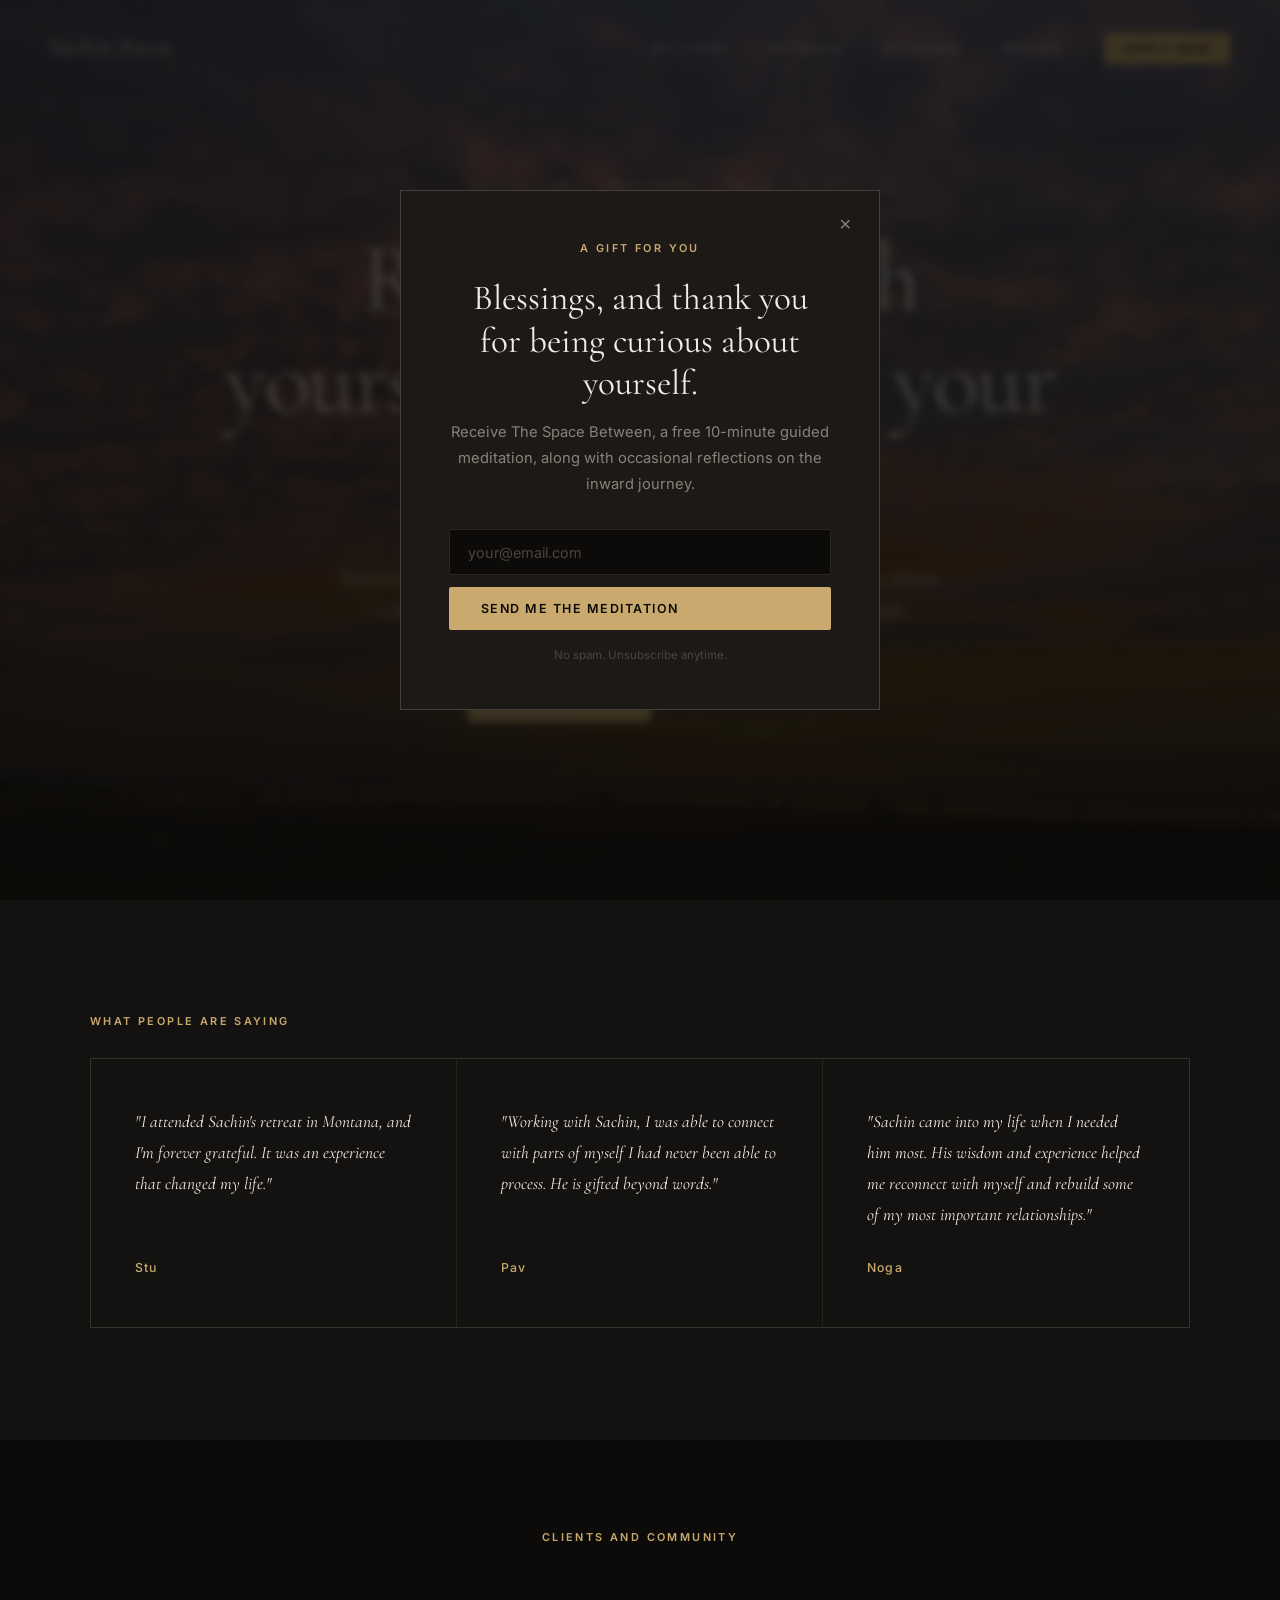
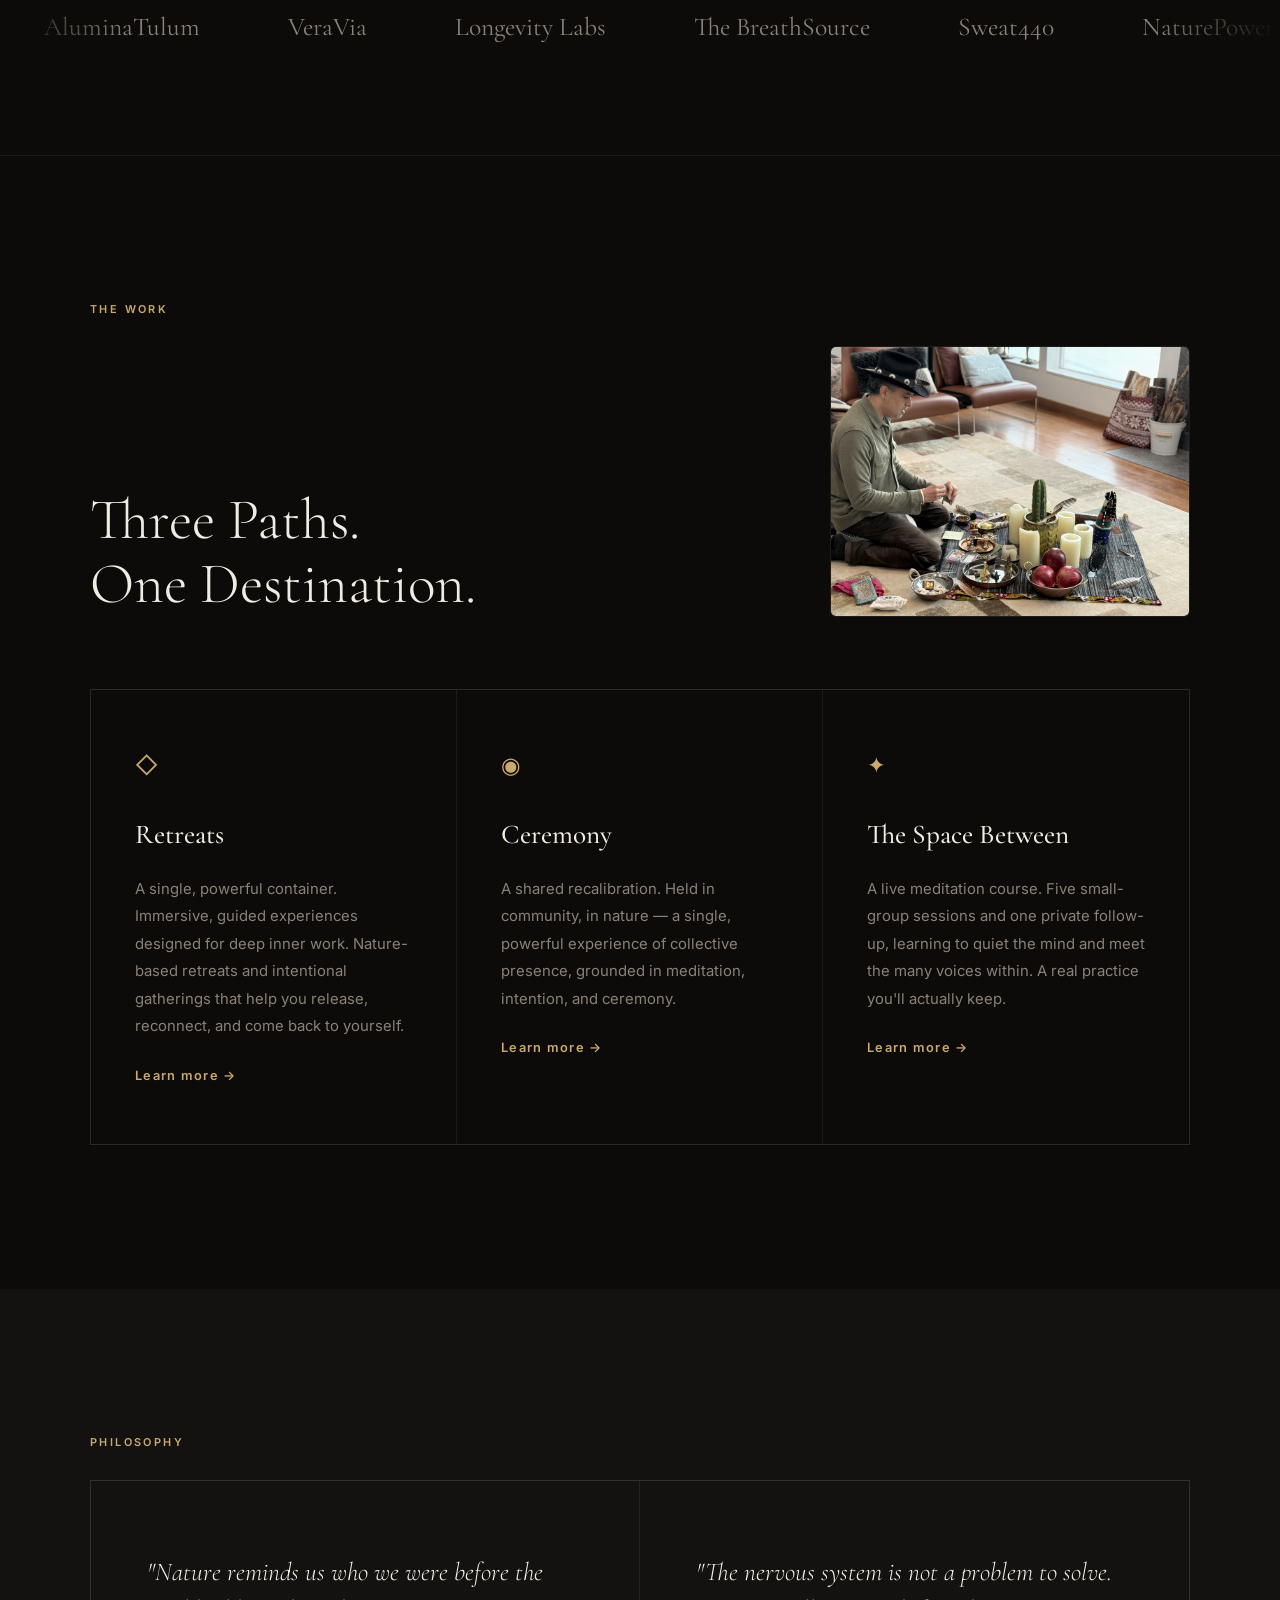
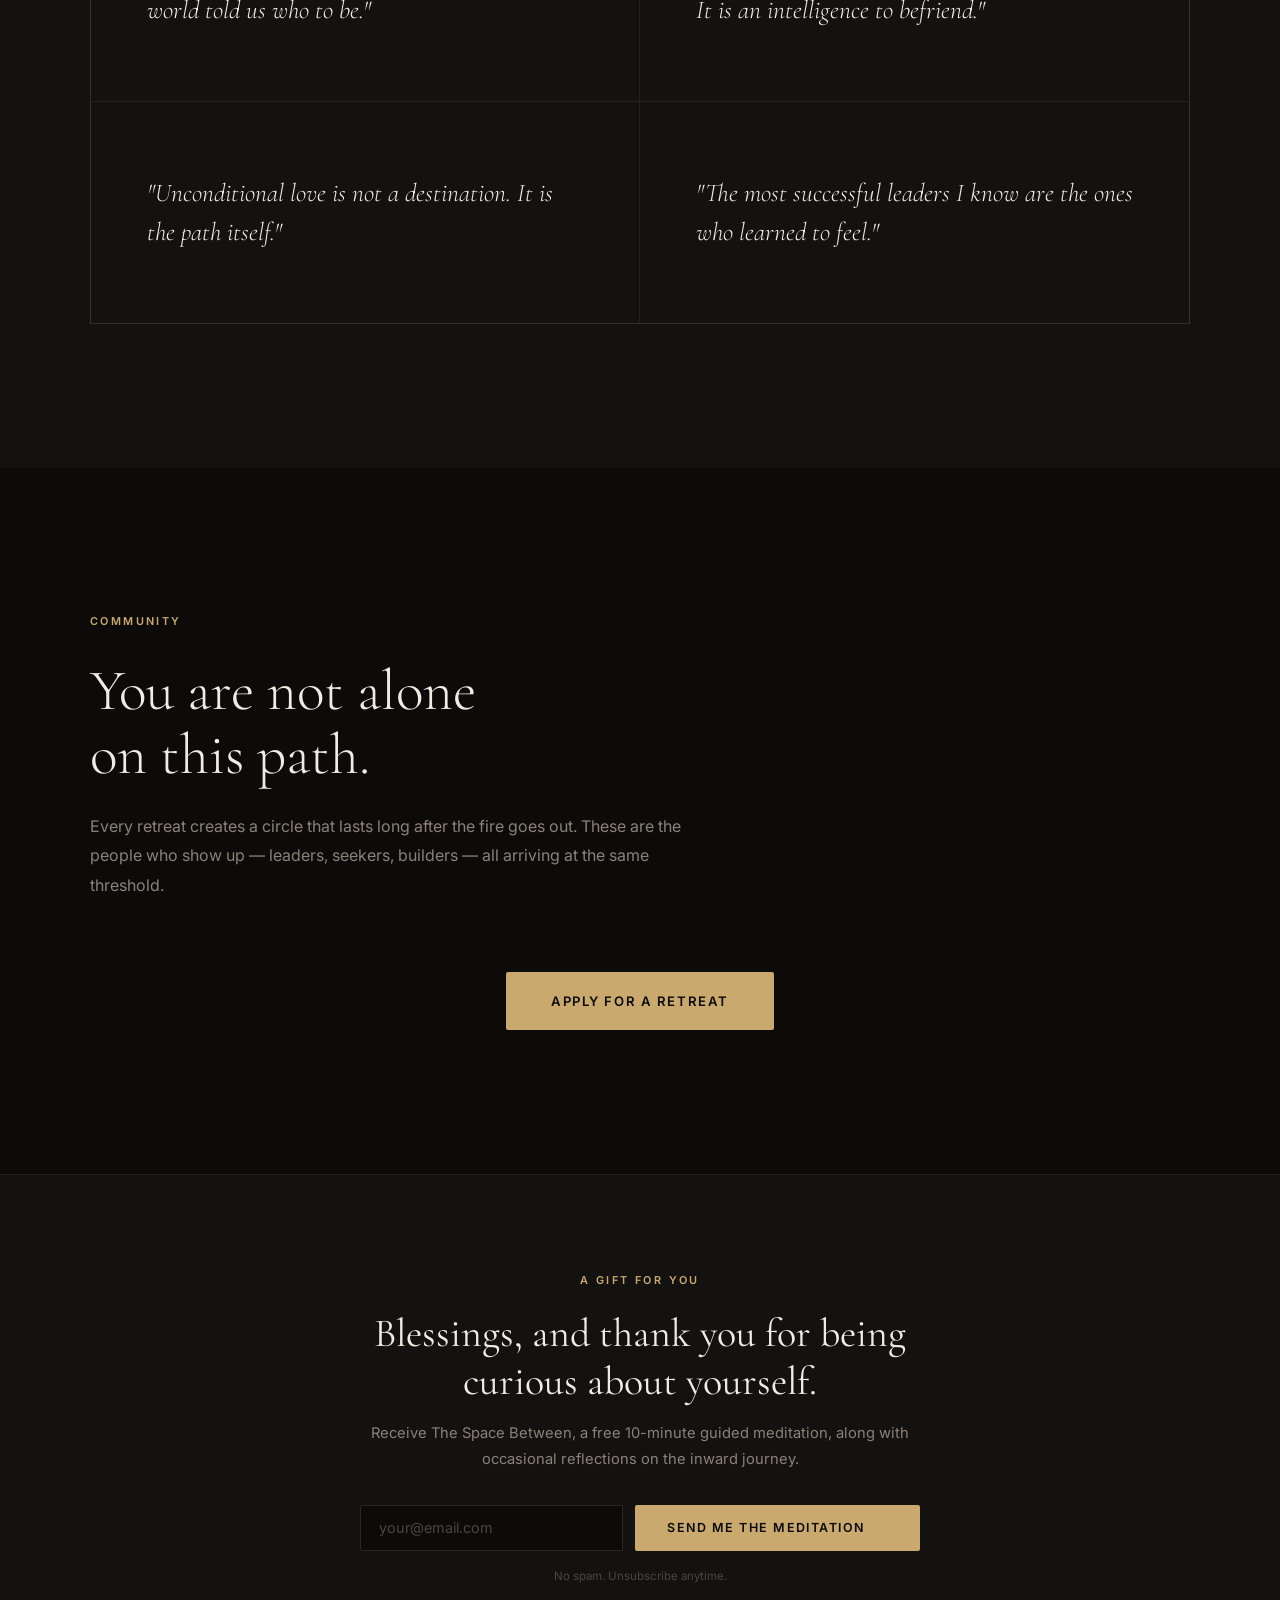
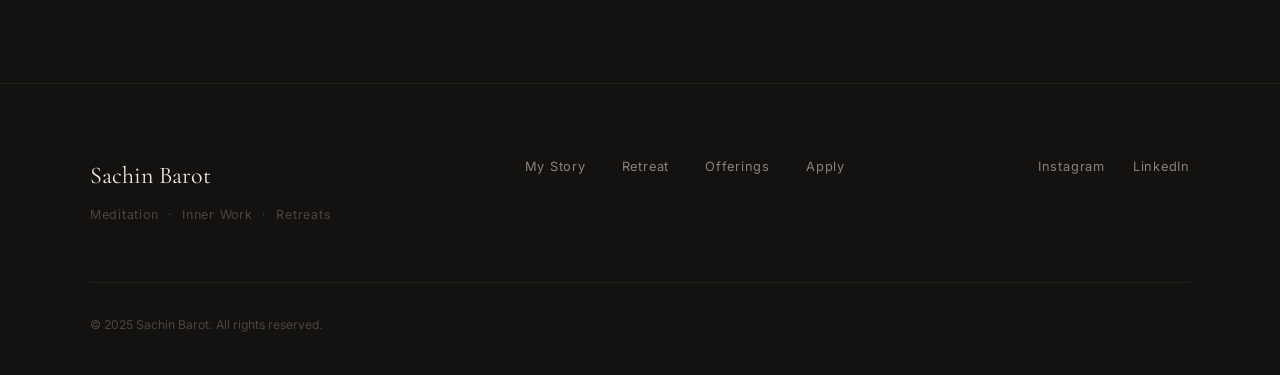
<file: index.html>
<!DOCTYPE html>
<html lang="en">
<head>
  <meta charset="UTF-8" />
  <meta name="viewport" content="width=device-width, initial-scale=1.0" />
  <title>Sachin Barot · Meditation · Inner Work · Retreats</title>
  <meta name="description" content="Immersive retreats and experiences designed to help leaders reconnect with their hearts, their purpose, and the natural world." />
  <link href="https://fonts.googleapis.com/css2?family=Cormorant+Garamond:ital,wght@0,300;0,400;0,500;0,600;1,300;1,400;1,500&family=Inter:wght@300;400;500;600&display=swap" rel="stylesheet" />
  <meta property="og:title" content="Sachin Barot" />
  <meta property="og:description" content="Meditation, inner work, and retreats." />
  <link rel="icon" type="image/png" sizes="32x32" href="images/favicon-32.png" />
  <link rel="icon" type="image/png" sizes="16x16" href="images/favicon-16.png" />
  <link rel="apple-touch-icon" sizes="180x180" href="images/apple-touch-icon.png" />
  <link rel="stylesheet" href="style.css" />
</head>
<body>

  <!-- ─── NAV ─────────────────────────────────────────────── -->
  <nav id="nav">
    <div class="nav-inner">
      <a href="index.html" class="nav-logo">Sachin Barot</a>
      <ul class="nav-links" id="navLinks">
        <li><a href="story.html">My Story</a></li>
        <li><a href="retreat.html">Retreats</a></li>
        <li><a href="offerings.html">Offerings</a></li>
        <li><a href="https://substack.com/@sachinbarot" target="_blank" rel="noopener noreferrer">Writing</a></li>
        <li><a href="retreat.html#apply" class="nav-cta">Apply Now</a></li>
      </ul>
      <button class="nav-menu-btn" id="menuBtn" aria-label="Toggle menu">
        <span></span><span></span><span></span>
      </button>
    </div>
  </nav>

  <!-- ─── HERO ─────────────────────────────────────────────── -->
  <section id="hero">
    <div class="hero-bg">
      <img
        src="images/hero-golden-hour.jpg"
        alt="Golden hour over the mountains"
        class="photo-grade"
        fetchpriority="high"
      />
      <div class="hero-overlay"></div>
    </div>
    <div class="hero-content">
      <p class="eyebrow">Meditation &nbsp;·&nbsp; Inner Work &nbsp;·&nbsp; Retreats</p>
      <h1>Reconnect with yourself. Thrive in your life.</h1>
      <p class="hero-sub">
        Supporting people in finding their way back to themselves and to others — 
        through intimate retreats, ceremonies, & work in mental health.
      </p>
      <div class="hero-btns">
        <a href="retreat.html" class="btn btn-primary">View Retreats</a>
        <a href="story.html" class="btn btn-ghost">My Story</a>
      </div>
    </div>
  </section>

  <!-- ─── KIND WORDS ────────────────────────────────────────── -->
  <section id="kind-words">
    <div class="container">
      <div class="section-label">What People Are Saying</div>
      <div class="testimonials testimonials-3">
        <div class="testimonial">
          <p class="testimonial-quote">
            "I attended Sachin's retreat in Montana, and I'm forever grateful.
            It was an experience that changed my life."
          </p>
          <span class="author-name">Stu</span>
        </div>
        <div class="testimonial">
          <p class="testimonial-quote">
            "Working with Sachin, I was able to connect with parts of myself I had
            never been able to process. He is gifted beyond words."
          </p>
          <span class="author-name">Pav</span>
        </div>
        <div class="testimonial">
          <p class="testimonial-quote">
            "Sachin came into my life when I needed him most. His wisdom and
            experience helped me reconnect with myself and rebuild some of my
            most important relationships."
          </p>
          <span class="author-name">Noga</span>
        </div>
      </div>
    </div>
  </section>

  <!-- ─── CLIENTS & COMMUNITY ───────────────────────────────── -->
  <section id="clients">
    <div class="container">
      <div class="section-label">Clients and Community</div>
    </div>
    <div class="logo-marquee">
      <div class="logo-track">
        <div class="logo-set">
            <div class="logo-item"><span class="client-name">AluminaTulum</span></div>
            <div class="logo-item"><span class="client-name">VeraVia</span></div>
            <div class="logo-item"><span class="client-name">Longevity Labs</span></div>
            <div class="logo-item"><span class="client-name">The BreathSource</span></div>
            <div class="logo-item"><span class="client-name">Sweat440</span></div>
            <div class="logo-item"><span class="client-name">NaturePower Acupuncture</span></div>
            <div class="logo-item"><span class="client-name">SomaBreath</span></div>
            <div class="logo-item"><span class="client-name">BrainTap</span></div>
            <div class="logo-item"><span class="client-name">Seed HealthCare</span></div>
            <div class="logo-item"><span class="client-name">Terrasol</span></div>
        </div>
        <div class="logo-set" aria-hidden="true">
            <div class="logo-item"><span class="client-name">AluminaTulum</span></div>
            <div class="logo-item"><span class="client-name">VeraVia</span></div>
            <div class="logo-item"><span class="client-name">Longevity Labs</span></div>
            <div class="logo-item"><span class="client-name">The BreathSource</span></div>
            <div class="logo-item"><span class="client-name">Sweat440</span></div>
            <div class="logo-item"><span class="client-name">NaturePower Acupuncture</span></div>
            <div class="logo-item"><span class="client-name">SomaBreath</span></div>
            <div class="logo-item"><span class="client-name">BrainTap</span></div>
            <div class="logo-item"><span class="client-name">Seed HealthCare</span></div>
            <div class="logo-item"><span class="client-name">Terrasol</span></div>
        </div>
      </div>
    </div>
  </section>

  <!-- ─── THE WORK ──────────────────────────────────────────── -->
  <section id="work">
    <div class="container">
      <div class="section-label">The Work</div>
      <div class="work-heading-row">
  <h2>Three Paths.<br>One Destination.</h2>
  <img
    src="images/sachin-right.jpg"
    alt="Sachin Barot portrait"
    class="work-heading-photo photo-grade"
    loading="lazy"
  />
</div>      
     <div class="work-grid">
  <div class="work-card">
    <div class="work-icon">◇</div>
    <h3>Retreats</h3>
    <p>
      A single, powerful container.
    </p>
    <p>
      Immersive, guided experiences designed for deep inner work.
      Nature-based retreats and intentional gatherings that help you
      release, reconnect, and come back to yourself.
    </p>
    <a href="retreat.html" class="card-link">Learn more →</a>
  </div>
  <div class="work-card">
    <div class="work-icon">◉</div>
    <h3>Ceremony</h3>
    <p>
      A shared recalibration. Held in community, in nature — a single,
      powerful experience of collective presence, grounded in meditation,
      intention, and ceremony.
    </p>
    <a href="offerings.html#ceremony" class="card-link">Learn more →</a>
  </div>
  <div class="work-card">
    <div class="work-icon">✦</div>
    <h3>The Space Between</h3>
    <p>
      A live meditation course. Five small-group sessions and one private
      follow-up, learning to quiet the mind and meet the many voices within.
      A real practice you'll actually keep.
    </p>
    <a href="/spacebetween" class="card-link">Learn more →</a>
  </div>
</div>
  </section>

  <!-- ─── PHILOSOPHY ────────────────────────────────────────── -->
  <section id="philosophy">
    <div class="container">
      <div class="section-label">Philosophy</div>
      <div class="quotes-grid">
        <div class="quote-card">
          <blockquote>
            "Nature reminds us who we were before the world told us who to be."
          </blockquote>
        </div>
        <div class="quote-card">
          <blockquote>
            "The nervous system is not a problem to solve. It is an intelligence
            to befriend."
          </blockquote>
        </div>
        <div class="quote-card">
          <blockquote>
            "Unconditional love is not a destination. It is the path itself."
          </blockquote>
        </div>
        <div class="quote-card">
          <blockquote>
            "The most successful leaders I know are the ones who learned to feel."
          </blockquote>
        </div>
      </div>
    </div>
  </section>

  <!-- ─── COMMUNITY ─────────────────────────────────────────── -->
  <section id="community">
    <div class="container">
      <div class="section-label">Community</div>
      <h2>You are not alone<br>on this path.</h2>
      <p class="community-sub">
        Every retreat creates a circle that lasts long after the fire goes out.
        These are the people who show up — leaders, seekers, builders — all
        arriving at the same threshold.
      </p>
      <div class="community-cta">
        <a href="retreat.html#apply" class="btn btn-primary btn-large">Apply for a Retreat</a>
      </div>
    </div>
  </section>

  <!-- ─── EMAIL SIGN-UP ─────────────────────────────────────── -->
  <section class="signup-section">
    <div class="container" data-signup="footer"></div>
  </section>

  <!-- ─── FOOTER ───────────────────────────────────────────── -->
  <footer>
    <div class="container footer-inner">
      <div class="footer-top">
        <div class="footer-brand">
          <a href="index.html" class="footer-logo">Sachin Barot</a>
          <p>Meditation &nbsp;·&nbsp; Inner Work &nbsp;·&nbsp; Retreats</p>
        </div>
        <nav class="footer-nav">
          <a href="story.html">My Story</a>
          <a href="retreat.html">Retreat</a>
          <a href="offerings.html">Offerings</a>
          <a href="retreat.html#apply">Apply</a>
        </nav>
        <div class="footer-social">
          <a href="https://www.instagram.com/nycsachin/" target="_blank" rel="noopener noreferrer">Instagram</a>
          <a href="https://linkedin.com/in/sachin-barot/" target="_blank" rel="noopener noreferrer">LinkedIn</a>
        </div>
      </div>
      <div class="footer-bottom">
        <p>© 2025 Sachin Barot. All rights reserved.</p>
      </div>
    </div>
  </footer>

  <script src="app.js"></script>
  <script src="signup.js?v=20261024b"></script>
</body>
</html>
</file>
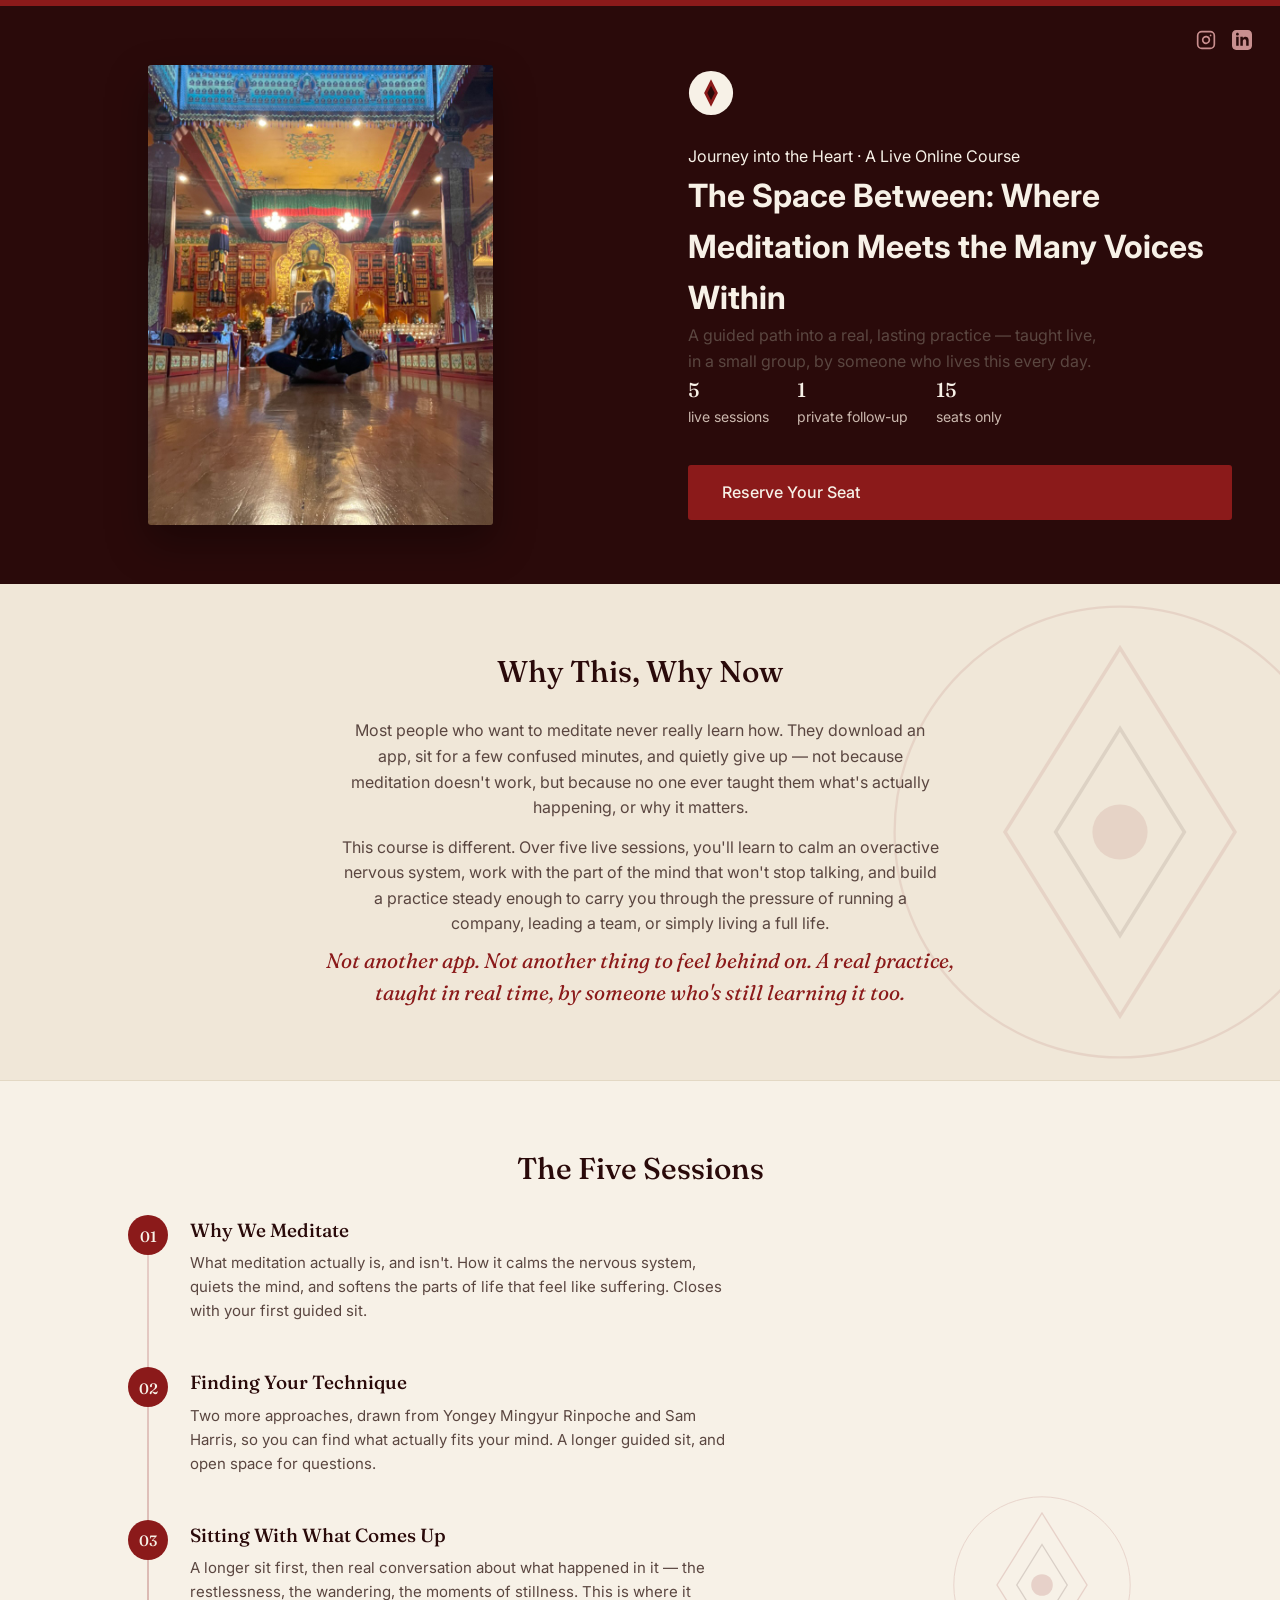
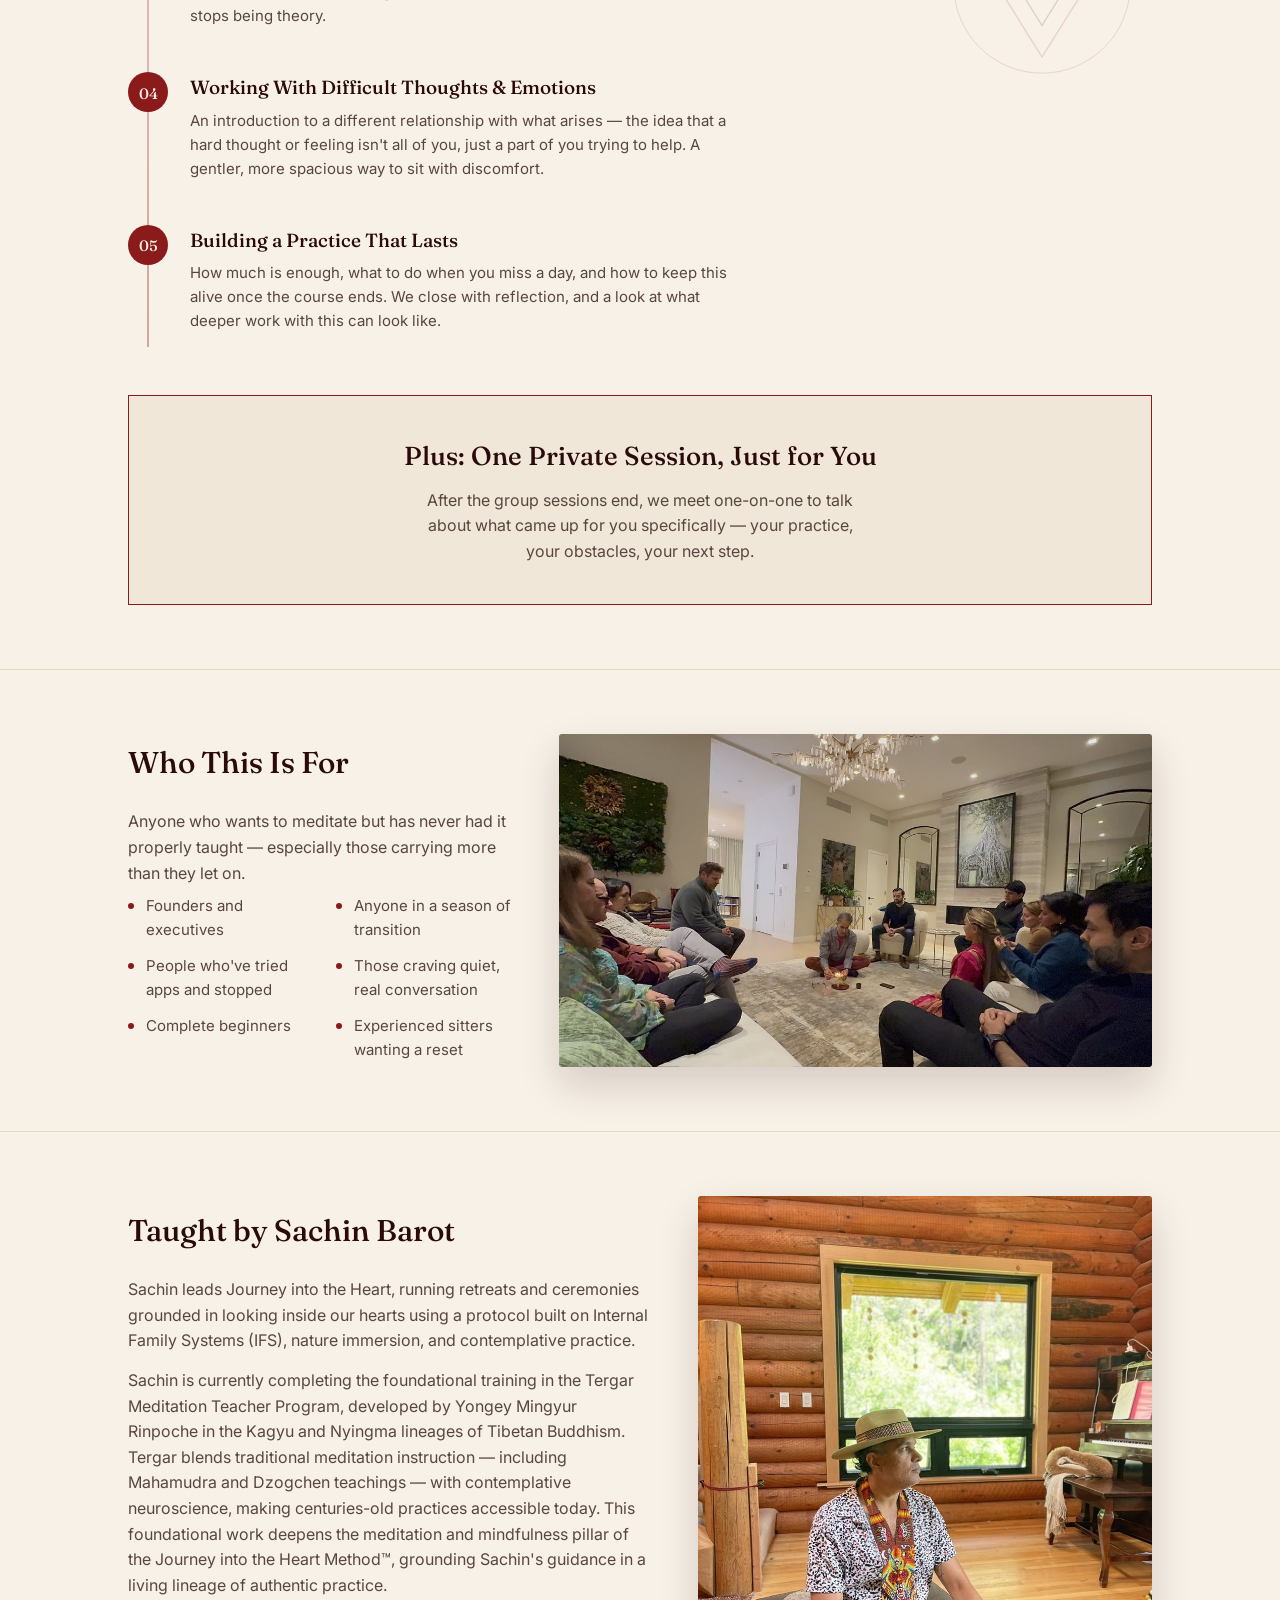
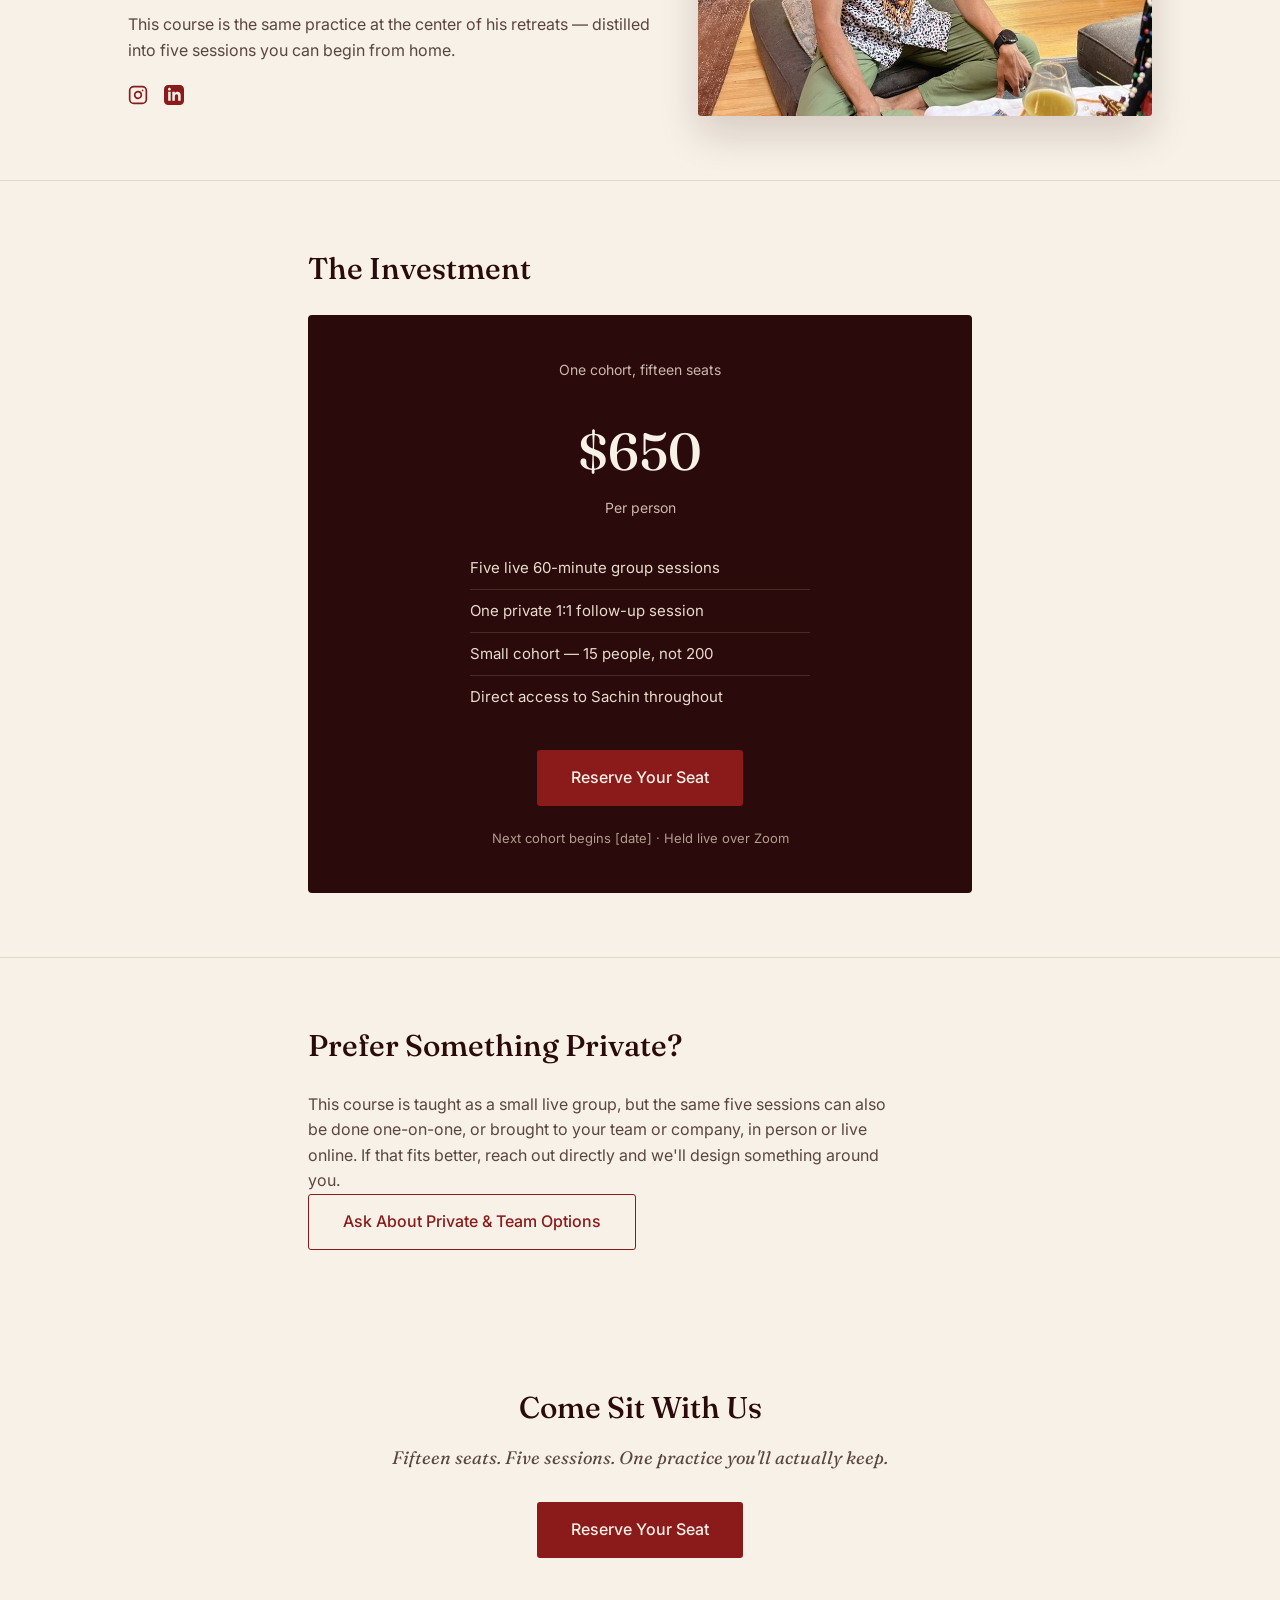
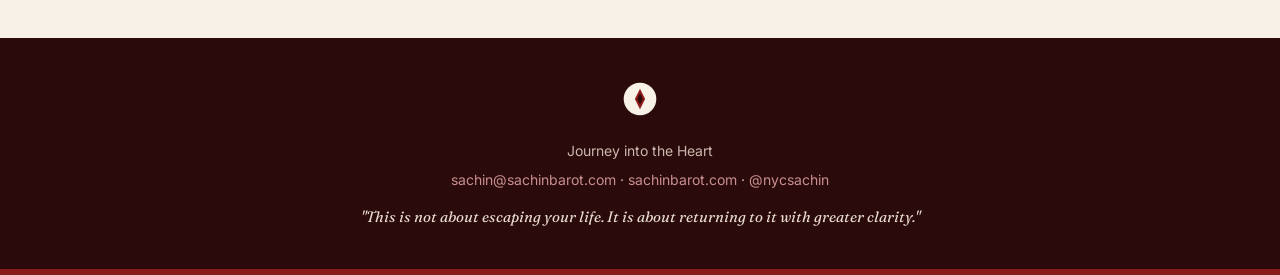
<file: meditate.html>
<!DOCTYPE html>
<html lang="en">
<head>
<meta charset="UTF-8">
<meta name="viewport" content="width=device-width, initial-scale=1.0">
<title>The Space Between — Journey into the Heart</title>
<link rel="icon" type="image/png" sizes="32x32" href="images/favicon-32.png">
<link rel="icon" type="image/png" sizes="16x16" href="images/favicon-16.png">
<link rel="apple-touch-icon" sizes="180x180" href="images/apple-touch-icon.png">
<link rel="preconnect" href="https://fonts.googleapis.com">
<link href="https://fonts.googleapis.com/css2?family=Fraunces:ital,opsz,wght@0,9..144,400;0,9..144,500;0,9..144,600;1,9..144,400;1,9..144,500&family=Inter:wght@400;500;600&display=swap" rel="stylesheet">
<style>
  :root {
    --crimson: #8B1A1A;
    --crimson-deep: #6E1414;
    --brown: #2A0A0A;
    --cream: #F7F1E7;
    --cream-warm: #F0E7D8;
    --rose: #C98F8F;
    --ink: #2A0A0A;
    --ink-soft: #5A4640;
    --line: #E3D8C4;
    --serif: 'Fraunces', Georgia, serif;
    --sans: 'Inter', -apple-system, sans-serif;
  }

  * { margin: 0; padding: 0; box-sizing: border-box; }

  body {
    background: var(--cream);
    color: var(--ink);
    font-family: var(--sans);
    line-height: 1.6;
    -webkit-font-smoothing: antialiased;
  }

  .band-top, .band-bottom {
    height: 6px;
    background: var(--crimson);
  }

  .container {
    max-width: 720px;
    margin: 0 auto;
    padding: 0 28px;
  }

  .container-lg {
    max-width: 1080px;
    margin: 0 auto;
    padding: 0 28px;
  }

  /* ---------- HERO ---------- */
  .hero {
    background: var(--brown);
    color: var(--cream);
    padding: 76px 0 68px;
    text-align: center;
  }

  .mark {
    width: 46px;
    height: 46px;
    margin: 0 auto 32px;
  }

  .hero .kicker {
    font-family: var(--sans);
    font-size: 14px;
    letter-spacing: 0.03em;
    color: var(--rose);
    margin-bottom: 18px;
  }

  .hero h1 {
    font-family: var(--serif);
    font-weight: 500;
    font-size: 44px;
    line-height: 1.15;
    max-width: 560px;
    margin: 0 auto 22px;
  }

  .hero p.lede {
    font-family: var(--serif);
    font-style: italic;
    font-size: 19px;
    color: #E8DCCE;
    max-width: 460px;
    margin: 0 auto 36px;
  }

  .hero-meta {
    display: flex;
    justify-content: center;
    gap: 28px;
    font-size: 14px;
    color: #CBB8AE;
    margin-bottom: 36px;
    flex-wrap: wrap;
  }

  .hero-meta span strong {
    color: var(--cream);
    display: block;
    font-family: var(--serif);
    font-size: 20px;
    font-weight: 500;
  }

  .btn {
    display: inline-block;
    background: var(--crimson);
    color: var(--cream);
    text-decoration: none;
    font-family: var(--sans);
    font-weight: 500;
    font-size: 16px;
    padding: 15px 34px;
    border-radius: 3px;
    transition: background 0.2s ease;
  }

  .btn:hover { background: var(--crimson-deep); }

  .btn-outline {
    display: inline-block;
    border: 1px solid var(--crimson);
    color: var(--crimson);
    text-decoration: none;
    font-family: var(--sans);
    font-weight: 500;
    font-size: 16px;
    padding: 14px 34px;
    border-radius: 3px;
  }

  /* ---------- SECTIONS ---------- */
  section {
    padding: 64px 0;
    border-bottom: 1px solid var(--line);
  }

  section:last-of-type { border-bottom: none; }

  h2 {
    font-family: var(--serif);
    font-weight: 500;
    font-size: 30px;
    margin-bottom: 22px;
    color: var(--brown);
  }

  p {
    font-size: 16px;
    color: var(--ink-soft);
    max-width: 60ch;
  }

  p + p { margin-top: 14px; }

  .quote {
    font-family: var(--serif);
    font-style: italic;
    font-size: 21px;
    color: var(--crimson);
    line-height: 1.5;
    max-width: 52ch;
    margin: 8px 0;
  }

  /* ---------- SESSIONS (sequence) ---------- */
  .session {
    display: flex;
    gap: 22px;
    padding: 26px 0;
    border-top: 1px solid var(--line);
  }

  .session:first-of-type { border-top: none; padding-top: 0; }

  .session-num {
    font-family: var(--serif);
    font-size: 15px;
    color: var(--crimson);
    min-width: 30px;
    padding-top: 3px;
  }

  .session-body h3 {
    font-family: var(--serif);
    font-weight: 500;
    font-size: 19px;
    color: var(--brown);
    margin-bottom: 6px;
  }

  .session-body p { font-size: 15px; }

  .followup {
    margin-top: 40px;
    padding: 40px 36px;
    background: var(--cream-warm);
    border: 1px solid var(--crimson);
    text-align: center;
  }

  .followup h3 {
    font-family: var(--serif);
    font-weight: 500;
    font-size: 26px;
    color: var(--brown);
    margin-bottom: 10px;
  }

  .followup p {
    font-size: 16px;
    max-width: 46ch;
    margin-left: auto;
    margin-right: auto;
  }

  /* ---------- WHO ITS FOR ---------- */
  .for-list {
    list-style: none;
    display: grid;
    grid-template-columns: 1fr 1fr;
    gap: 12px 28px;
    margin-top: 8px;
  }

  .for-list li {
    font-size: 15px;
    color: var(--ink-soft);
    padding-left: 18px;
    position: relative;
  }

  .for-list li::before {
    content: '';
    position: absolute;
    left: 0;
    top: 9px;
    width: 6px;
    height: 6px;
    background: var(--crimson);
    border-radius: 50%;
  }

  /* ---------- ABOUT ---------- */
  .about {
    display: flex;
    gap: 26px;
    align-items: flex-start;
  }

  .about-mark {
    width: 56px;
    height: 56px;
    flex-shrink: 0;
    margin-top: 4px;
  }

  /* ---------- PRICE ---------- */
  .price-card {
    background: var(--brown);
    color: var(--cream);
    padding: 44px 40px;
    border-radius: 4px;
    text-align: center;
  }

  .price-card .amount {
    font-family: var(--serif);
    font-weight: 500;
    font-size: 52px;
    margin: 6px 0 4px;
  }

  .price-card .sub {
    font-size: 14px;
    color: #CBB8AE;
    margin-bottom: 28px;
  }

  .price-includes {
    text-align: left;
    max-width: 340px;
    margin: 0 auto 32px;
    list-style: none;
  }

  .price-includes li {
    font-size: 15px;
    color: #E8DCCE;
    padding: 9px 0;
    border-top: 1px solid #4A2A22;
  }

  .price-includes li:first-child { border-top: none; }

  .price-note {
    font-size: 13px;
    color: #B39C90;
    margin-top: 22px;
  }

  /* ---------- CTA ---------- */
  .cta {
    text-align: center;
    padding: 70px 0 80px;
  }

  .cta h2 { margin-bottom: 12px; }

  .cta p.lede {
    font-family: var(--serif);
    font-style: italic;
    color: var(--ink-soft);
    font-size: 18px;
    max-width: 44ch;
    margin: 0 auto 30px;
  }

  /* ---------- FOOTER ---------- */
  footer {
    background: var(--brown);
    color: #CBB8AE;
    text-align: center;
    padding: 44px 0 40px;
    font-size: 14px;
  }

  footer .mark { width: 34px; height: 34px; margin-bottom: 18px; }
  footer a { color: var(--rose); text-decoration: none; }
  footer .tagline {
    font-family: var(--serif);
    font-style: italic;
    color: #E8DCCE;
    margin-top: 14px;
    font-size: 15px;
  }

  @media (max-width: 560px) {
    .hero h1 { font-size: 32px; }
    .hero-meta { gap: 20px; }
    .for-list { grid-template-columns: 1fr; }
    .about { flex-direction: column; }
    .session { flex-direction: column; gap: 6px; }
  }

  /* ---------- SPLIT LAYOUTS (photo integration) ---------- */
  .hero-split {
    display: grid;
    grid-template-columns: 1fr 1fr;
    background: var(--brown);
    align-items: stretch;
    position: relative;
  }

  .hero-social {
    position: absolute;
    top: 24px;
    right: 28px;
    display: flex;
    gap: 16px;
    z-index: 3;
  }

  .hero-social a {
    color: var(--rose);
    display: flex;
    transition: color 0.2s ease;
  }

  .hero-social a:hover { color: var(--cream); }
  .hero-social svg { width: 20px; height: 20px; }

  .about-social {
    display: flex;
    gap: 16px;
    margin-top: 22px;
  }

  .about-social a {
    color: var(--crimson);
    display: flex;
    transition: color 0.2s ease;
  }

  .about-social a:hover { color: var(--brown); }
  .about-social svg { width: 20px; height: 20px; }

  .hero-media {
    display: flex;
    align-items: center;
    justify-content: center;
    padding: 48px;
  }

  .hero-media img {
    height: 460px;
    width: auto;
    max-width: 100%;
    object-fit: cover;
    display: block;
    border-radius: 3px;
    box-shadow: 0 18px 40px rgba(0,0,0,0.35);
  }

  .hero-content {
    color: var(--cream);
    padding: 64px 48px;
    display: flex;
    flex-direction: column;
    justify-content: center;
    text-align: left;
  }

  .hero-content .mark { margin: 0 0 28px; }

  .hero-content h1 { margin-left: 0; margin-right: 0; max-width: none; }
  .hero-content p.lede { margin-left: 0; margin-right: 0; max-width: 42ch; }
  .hero-content .hero-meta { justify-content: flex-start; }

  .split-section {
    display: grid;
    grid-template-columns: 1fr 1.15fr;
    gap: 48px;
    align-items: center;
  }

  .split-section.reverse { grid-template-columns: 1.15fr 1fr; }
  .split-section.reverse .split-media { order: 2; }
  .split-section.reverse .split-text { order: 1; }

  .split-media img {
    width: 100%;
    height: 100%;
    max-height: 520px;
    object-fit: cover;
    display: block;
    border-radius: 3px;
    box-shadow: 0 18px 40px rgba(42,10,10,0.16);
  }

  .split-text { text-align: left; }
  .split-text p { margin-left: 0; margin-right: 0; }

  .who-split {
    display: grid;
    grid-template-columns: 0.85fr 1.3fr;
    gap: 44px;
    align-items: center;
  }

  .who-media img {
    width: 100%;
    max-height: 620px;
    object-fit: cover;
    display: block;
    border-radius: 3px;
    box-shadow: 0 18px 40px rgba(42,10,10,0.16);
  }

  @media (max-width: 760px) {
    .hero-split { grid-template-columns: 1fr; }
    .hero-social { top: 16px; right: 20px; gap: 12px; }
    .hero-social svg { width: 18px; height: 18px; }
    .about-social { justify-content: center; }
    .hero-media { padding: 32px; }
    .hero-media img { height: 360px; }
    .hero-content { padding: 48px 28px; text-align: center; }
    .hero-content h1 { max-width: 100%; }
    .hero-content p.lede { margin: 0 auto 36px; }
    .hero-content .hero-meta { justify-content: center; }
    .split-section, .split-section.reverse { grid-template-columns: 1fr; gap: 28px; }
    .split-section.reverse .split-media, .split-section.reverse .split-text { order: unset; }
    .split-text { text-align: center; }
    .split-text p { margin-left: auto; margin-right: auto; }
    .who-split { grid-template-columns: 1fr; }
  }

  /* ---------- DECORATIVE BANDS ---------- */
  .band-warm {
    background: var(--cream-warm);
    position: relative;
    overflow: hidden;
  }

  .decor-motif {
    position: absolute;
    pointer-events: none;
    opacity: 0.09;
  }

  .decor-motif.right {
    right: -70px;
    top: 50%;
    transform: translateY(-50%);
  }

  .decor-motif.left {
    left: -90px;
    top: 50%;
    transform: translateY(-50%);
  }

  /* ---------- SESSIONS TIMELINE ---------- */
  .sessions-shell {
    display: grid;
    grid-template-columns: 1fr 220px;
    gap: 24px;
    align-items: center;
  }

  .sessions-col { max-width: 620px; }

  .sessions-timeline { position: relative; }

  .sessions-timeline::before {
    content: '';
    position: absolute;
    left: 19px;
    top: 8px;
    bottom: 8px;
    width: 2px;
    background: linear-gradient(to bottom, var(--rose), var(--crimson));
    opacity: 0.35;
  }

  .session {
    display: flex;
    gap: 22px;
    padding: 22px 0;
    border-top: none;
    position: relative;
  }

  .session-num {
    font-family: var(--serif);
    font-size: 15px;
    font-weight: 500;
    color: var(--cream);
    min-width: 40px;
    width: 40px;
    height: 40px;
    border-radius: 50%;
    background: var(--crimson);
    display: flex;
    align-items: center;
    justify-content: center;
    flex-shrink: 0;
    position: relative;
    z-index: 2;
  }

  .session-decor {
    display: flex;
    align-items: center;
    justify-content: center;
    height: 100%;
  }

  @media (max-width: 760px) {
    .sessions-shell { grid-template-columns: 1fr; }
    .session-decor { display: none; }
    .decor-motif { display: none; }
  }
</style>
</head>
<body>

<div class="band-top"></div>

<!-- HERO -->
<div class="hero-split">
  <div class="hero-social">
    <a href="https://www.instagram.com/nycsachin/" target="_blank" rel="noopener noreferrer" aria-label="Instagram">
      <svg viewBox="0 0 24 24" fill="none" stroke="currentColor" stroke-width="2" stroke-linecap="round" stroke-linejoin="round"><rect x="2" y="2" width="20" height="20" rx="5" ry="5"></rect><path d="M16 11.37A4 4 0 1 1 12.63 8 4 4 0 0 1 16 11.37z"></path><line x1="17.5" y1="6.5" x2="17.51" y2="6.5"></line></svg>
    </a>
    <a href="https://linkedin.com/in/sachin-barot/" target="_blank" rel="noopener noreferrer" aria-label="LinkedIn">
      <svg viewBox="0 0 24 24" fill="currentColor"><path d="M19 0h-14c-2.761 0-5 2.239-5 5v14c0 2.761 2.239 5 5 5h14c2.762 0 5-2.239 5-5v-14c0-2.761-2.238-5-5-5zm-11 19h-3v-11h3v11zm-1.5-12.268c-.966 0-1.75-.79-1.75-1.764s.784-1.764 1.75-1.764 1.75.79 1.75 1.764-.783 1.764-1.75 1.764zm13.5 12.268h-3v-5.604c0-3.368-4-3.113-4 0v5.604h-3v-11h3v1.765c1.396-2.586 7-2.777 7 2.476v6.759z"/></svg>
    </a>
  </div>
  <div class="hero-media">
    <img src="images/meditate-hero.jpg" alt="Sachin Barot">
  </div>
  <div class="hero-content">
    <svg class="mark" viewBox="0 0 100 100" fill="none" xmlns="http://www.w3.org/2000/svg">
      <circle cx="50" cy="50" r="48" fill="#F7F1E7"/>
      <path d="M50 20 L65 50 L50 80 L35 50 Z" fill="#8B1A1A"/>
      <path d="M50 34 L58 50 L50 66 L42 50 Z" fill="#2A0A0A"/>
    </svg>
    <div class="kicker">Journey into the Heart · A Live Online Course</div>
    <h1>The Space Between: Where Meditation Meets the Many Voices Within</h1>
    <p class="lede">A guided path into a real, lasting practice — taught live, in a small group, by someone who lives this every day.</p>
    <div class="hero-meta">
      <span><strong>5</strong>live sessions</span>
      <span><strong>1</strong>private follow-up</span>
      <span><strong>15</strong>seats only</span>
    </div>
    <a href="mailto:sachin@sachinbarot.com?subject=Learn%20to%20Meditate%20-%20I'm%20in" class="btn">Reserve Your Seat</a>
  </div>
</div>

<!-- INVITATION -->
<section class="band-warm">
  <svg class="decor-motif right" width="460" height="460" viewBox="0 0 200 200" fill="none" xmlns="http://www.w3.org/2000/svg">
        <circle cx="100" cy="100" r="98" stroke="#8B1A1A" stroke-width="1"/>
        <path d="M100 20 L150 100 L100 180 L50 100 Z" stroke="#8B1A1A" stroke-width="1.5"/>
        <path d="M100 55 L128 100 L100 145 L72 100 Z" stroke="#2A0A0A" stroke-width="1.5"/>
        <circle cx="100" cy="100" r="12" fill="#8B1A1A"/>
      </svg>
  <div class="container" style="text-align:center; position:relative; z-index:1;">
    <h2>Why This, Why Now</h2>
    <p style="margin-left:auto; margin-right:auto;">Most people who want to meditate never really learn how. They download an app, sit for a few confused minutes, and quietly give up — not because meditation doesn't work, but because no one ever taught them what's actually happening, or why it matters.</p>
    <p style="margin-left:auto; margin-right:auto;">This course is different. Over five live sessions, you'll learn to calm an overactive nervous system, work with the part of the mind that won't stop talking, and build a practice steady enough to carry you through the pressure of running a company, leading a team, or simply living a full life.</p>
    <p class="quote" style="margin-left:auto; margin-right:auto;">Not another app. Not another thing to feel behind on. A real practice, taught in real time, by someone who's still learning it too.</p>
  </div>
</section>

<!-- SESSIONS -->
<section>
  <div class="container-lg">
    <h2 style="text-align:center;">The Five Sessions</h2>
    <div class="sessions-shell">
      <div class="sessions-col">
    <div class="sessions-timeline">
    <div class="session">
      <div class="session-num">01</div>
      <div class="session-body">
        <h3>Why We Meditate</h3>
        <p>What meditation actually is, and isn't. How it calms the nervous system, quiets the mind, and softens the parts of life that feel like suffering. Closes with your first guided sit.</p>
      </div>
    </div>

    <div class="session">
      <div class="session-num">02</div>
      <div class="session-body">
        <h3>Finding Your Technique</h3>
        <p>Two more approaches, drawn from Yongey Mingyur Rinpoche and Sam Harris, so you can find what actually fits your mind. A longer guided sit, and open space for questions.</p>
      </div>
    </div>

    <div class="session">
      <div class="session-num">03</div>
      <div class="session-body">
        <h3>Sitting With What Comes Up</h3>
        <p>A longer sit first, then real conversation about what happened in it — the restlessness, the wandering, the moments of stillness. This is where it stops being theory.</p>
      </div>
    </div>

    <div class="session">
      <div class="session-num">04</div>
      <div class="session-body">
        <h3>Working With Difficult Thoughts & Emotions</h3>
        <p>An introduction to a different relationship with what arises — the idea that a hard thought or feeling isn't all of you, just a part of you trying to help. A gentler, more spacious way to sit with discomfort.</p>
      </div>
    </div>

    <div class="session">
      <div class="session-num">05</div>
      <div class="session-body">
        <h3>Building a Practice That Lasts</h3>
        <p>How much is enough, what to do when you miss a day, and how to keep this alive once the course ends. We close with reflection, and a look at what deeper work with this can look like.</p>
      </div>
    </div>

    </div>
    </div>
      <div class="session-decor"><svg width="180" height="180" viewBox="0 0 200 200" fill="none" xmlns="http://www.w3.org/2000/svg" style="opacity:0.14;">
        <circle cx="100" cy="100" r="98" stroke="#8B1A1A" stroke-width="1"/>
        <path d="M100 20 L150 100 L100 180 L50 100 Z" stroke="#8B1A1A" stroke-width="1.5"/>
        <path d="M100 55 L128 100 L100 145 L72 100 Z" stroke="#2A0A0A" stroke-width="1.5"/>
        <circle cx="100" cy="100" r="12" fill="#8B1A1A"/>
      </svg></div>
    </div>

    <div class="followup">
      <h3>Plus: One Private Session, Just for You</h3>
      <p>After the group sessions end, we meet one-on-one to talk about what came up for you specifically — your practice, your obstacles, your next step.</p>
    </div>
  </div>
</section>

<!-- WHO -->
<section>
  <div class="container-lg">
    <div class="who-split">
      <div>
        <h2>Who This Is For</h2>
        <p>Anyone who wants to meditate but has never had it properly taught — especially those carrying more than they let on.</p>
        <ul class="for-list">
          <li>Founders and executives</li>
          <li>Anyone in a season of transition</li>
          <li>People who've tried apps and stopped</li>
          <li>Those craving quiet, real conversation</li>
          <li>Complete beginners</li>
          <li>Experienced sitters wanting a reset</li>
        </ul>
      </div>
      <div class="who-media">
        <img src="images/meditate-who.jpg" alt="Group ceremony session with Sachin Barot">
      </div>
    </div>
  </div>
</section>

<!-- ABOUT -->
<section>
  <div class="container-lg">
    <div class="split-section reverse">
      <div class="split-media">
        <img src="images/meditate-about.jpg" alt="Sachin Barot seated, wearing ceremonial pendant">
      </div>
      <div class="split-text">
        <h2>Taught by Sachin Barot</h2>
        <p>Sachin leads Journey into the Heart, running retreats and ceremonies grounded in looking inside our hearts using a protocol built on Internal Family Systems (IFS), nature immersion, and contemplative practice.</p>
        <p>Sachin is currently completing the foundational training in the Tergar Meditation Teacher Program, developed by Yongey Mingyur Rinpoche in the Kagyu and Nyingma lineages of Tibetan Buddhism. Tergar blends traditional meditation instruction — including Mahamudra and Dzogchen teachings — with contemplative neuroscience, making centuries-old practices accessible today. This foundational work deepens the meditation and mindfulness pillar of the Journey into the Heart Method™, grounding Sachin's guidance in a living lineage of authentic practice.</p>
        <p>This course is the same practice at the center of his retreats — distilled into five sessions you can begin from home.</p>
        <div class="about-social">
          <a href="https://www.instagram.com/nycsachin/" target="_blank" rel="noopener noreferrer" aria-label="Instagram">
            <svg viewBox="0 0 24 24" fill="none" stroke="currentColor" stroke-width="2" stroke-linecap="round" stroke-linejoin="round"><rect x="2" y="2" width="20" height="20" rx="5" ry="5"></rect><path d="M16 11.37A4 4 0 1 1 12.63 8 4 4 0 0 1 16 11.37z"></path><line x1="17.5" y1="6.5" x2="17.51" y2="6.5"></line></svg>
          </a>
          <a href="https://linkedin.com/in/sachin-barot/" target="_blank" rel="noopener noreferrer" aria-label="LinkedIn">
            <svg viewBox="0 0 24 24" fill="currentColor"><path d="M19 0h-14c-2.761 0-5 2.239-5 5v14c0 2.761 2.239 5 5 5h14c2.762 0 5-2.239 5-5v-14c0-2.761-2.238-5-5-5zm-11 19h-3v-11h3v11zm-1.5-12.268c-.966 0-1.75-.79-1.75-1.764s.784-1.764 1.75-1.764 1.75.79 1.75 1.764-.783 1.764-1.75 1.764zm13.5 12.268h-3v-5.604c0-3.368-4-3.113-4 0v5.604h-3v-11h3v1.765c1.396-2.586 7-2.777 7 2.476v6.759z"/></svg>
          </a>
        </div>
      </div>
    </div>
  </div>
</section>

<!-- PRICE -->
<section>
  <div class="container">
    <h2>The Investment</h2>
    <div class="price-card">
      <div class="sub">One cohort, fifteen seats</div>
      <div class="amount">$650</div>
      <div class="sub">Per person</div>
      <ul class="price-includes">
        <li>Five live 60-minute group sessions</li>
        <li>One private 1:1 follow-up session</li>
        <li>Small cohort — 15 people, not 200</li>
        <li>Direct access to Sachin throughout</li>
      </ul>
      <a href="mailto:sachin@sachinbarot.com?subject=Learn%20to%20Meditate%20-%20I'm%20in" class="btn">Reserve Your Seat</a>
      <div class="price-note">Next cohort begins [date] · Held live over Zoom</div>
    </div>
  </div>
</section>

<!-- PRIVATE / TEAM -->
<section>
  <div class="container">
    <h2>Prefer Something Private?</h2>
    <p>This course is taught as a small live group, but the same five sessions can also be done one-on-one, or brought to your team or company, in person or live online. If that fits better, reach out directly and we'll design something around you.</p>
    <a href="mailto:sachin@sachinbarot.com?subject=Private%20or%20Team%20Meditation%20Course" class="btn-outline">Ask About Private & Team Options</a>
  </div>
</section>

<!-- CTA -->
<div class="cta">
  <div class="container">
    <h2>Come Sit With Us</h2>
    <p class="lede">Fifteen seats. Five sessions. One practice you'll actually keep.</p>
    <a href="mailto:sachin@sachinbarot.com?subject=Learn%20to%20Meditate%20-%20I'm%20in" class="btn">Reserve Your Seat</a>
  </div>
</div>

<footer>
  <svg class="mark" viewBox="0 0 100 100" fill="none" xmlns="http://www.w3.org/2000/svg">
    <circle cx="50" cy="50" r="48" fill="#F7F1E7"/>
    <path d="M50 20 L65 50 L50 80 L35 50 Z" fill="#8B1A1A"/>
    <path d="M50 34 L58 50 L50 66 L42 50 Z" fill="#2A0A0A"/>
  </svg>
  <div>Journey into the Heart</div>
  <div style="margin-top:6px;"><a href="mailto:sachin@sachinbarot.com">sachin@sachinbarot.com</a> · <a href="https://www.sachinbarot.com">sachinbarot.com</a> · <a href="https://instagram.com/nycsachin">@nycsachin</a></div>
  <div class="tagline">"This is not about escaping your life. It is about returning to it with greater clarity."</div>
</footer>

<div class="band-bottom"></div>

</body>
</html>
</file>
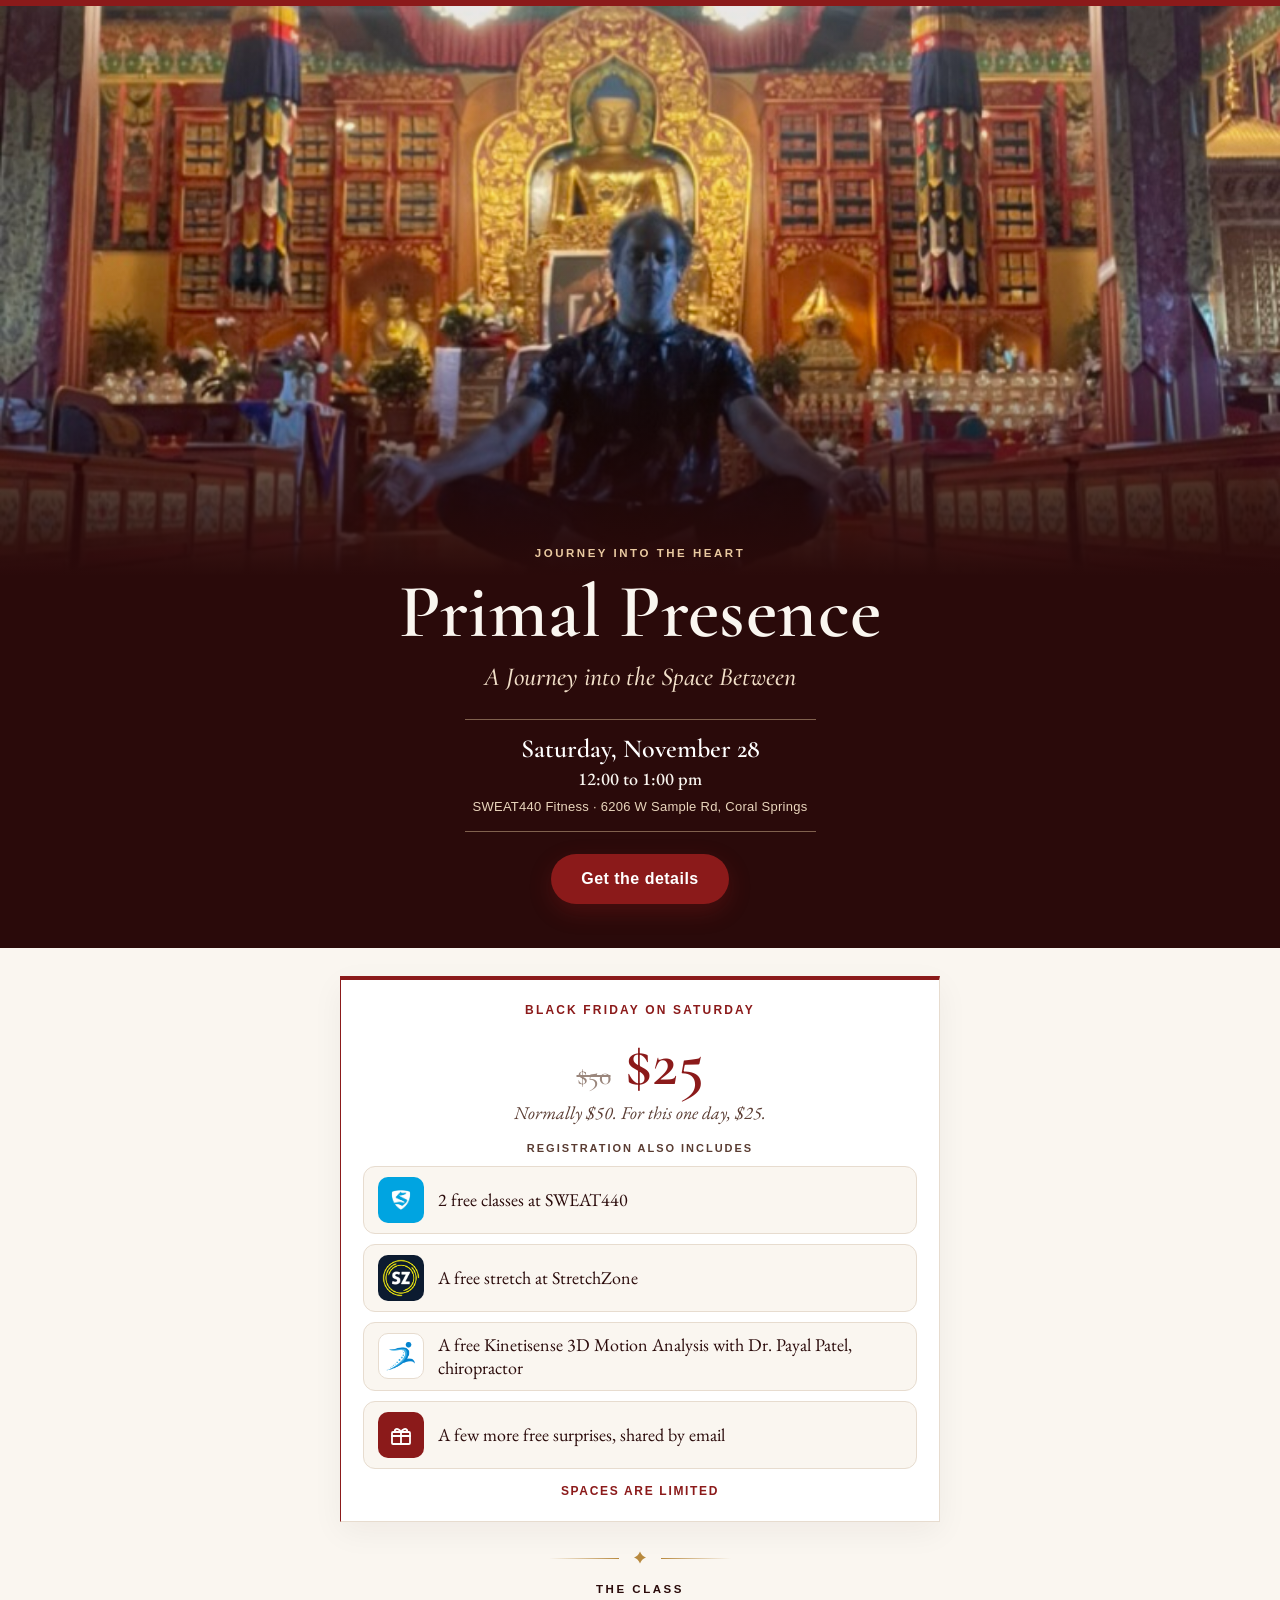
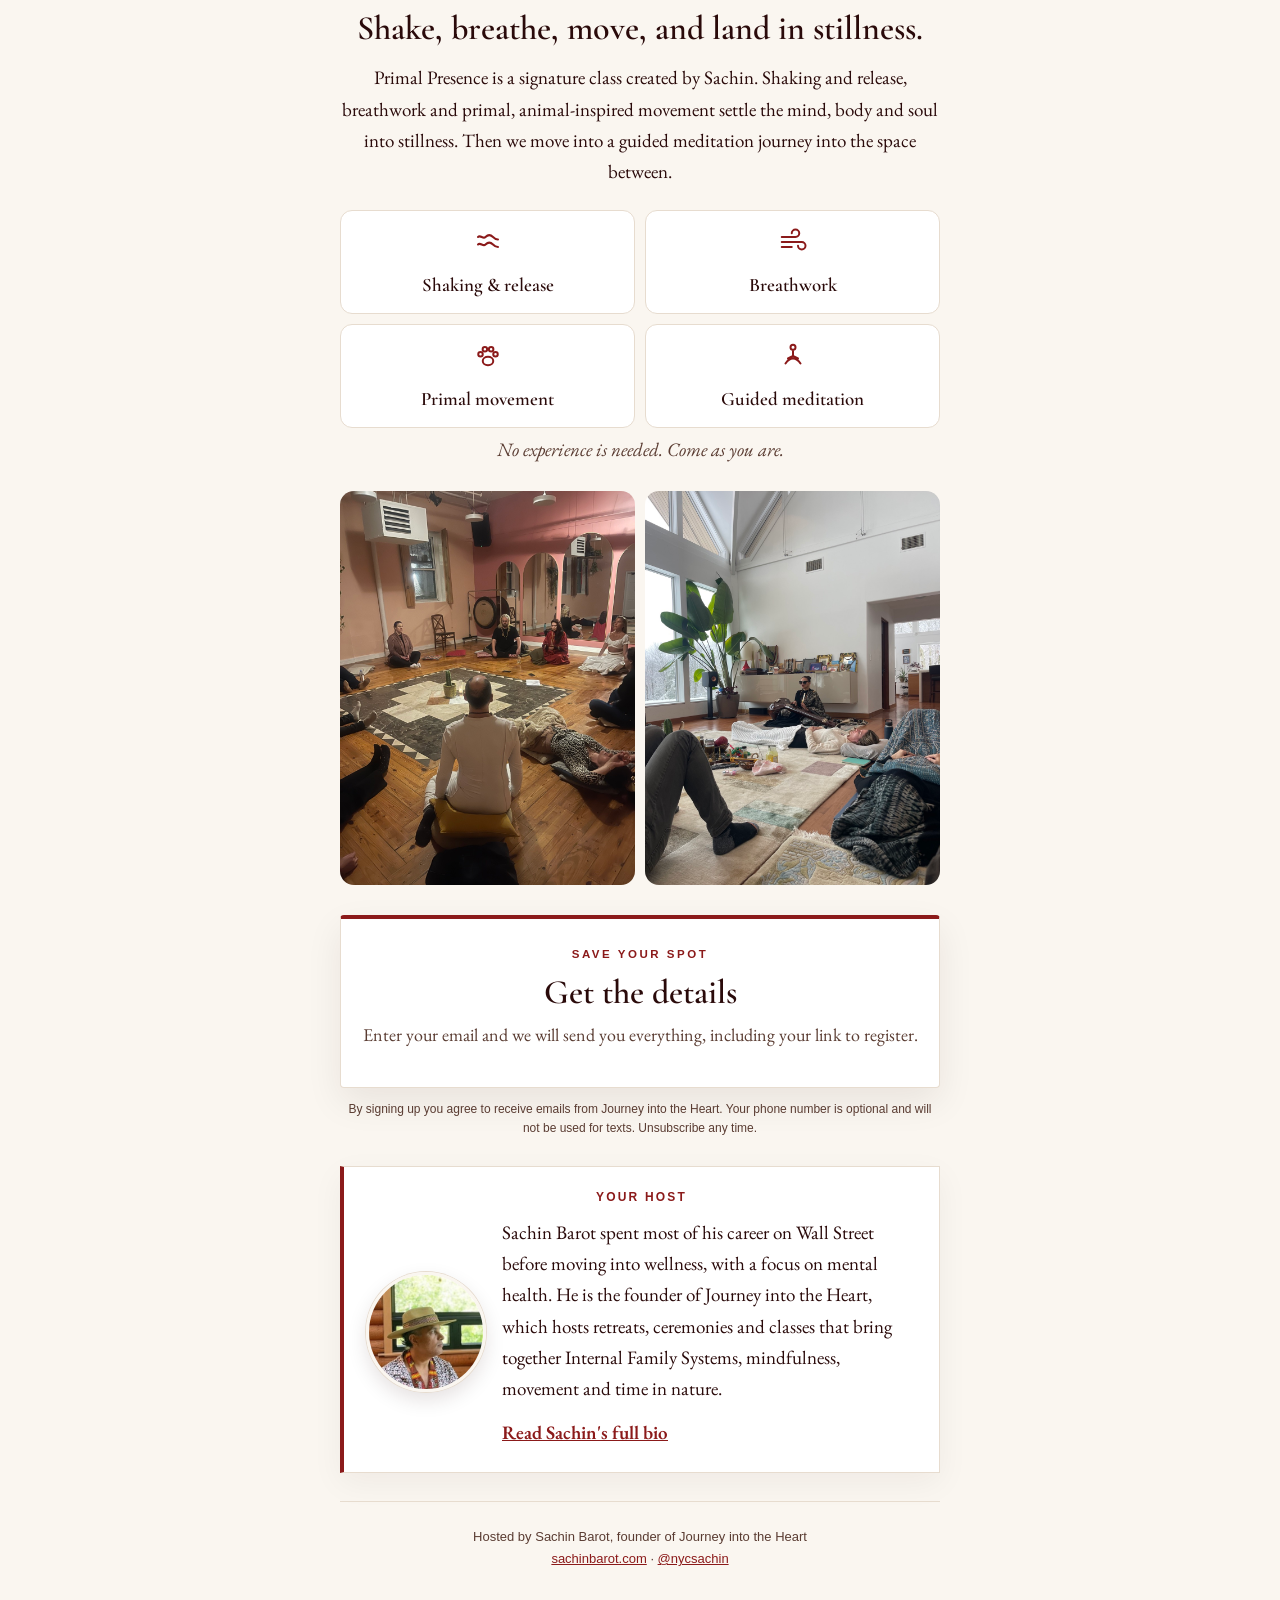
<file: primal-presence.html>
<!doctype html>
<html lang="en">
<head>
<meta charset="utf-8">
<meta name="viewport" content="width=device-width,initial-scale=1,viewport-fit=cover">
<title>Primal Presence: A Journey into the Space Between | Journey into the Heart</title>
<meta name="description" content="A one-hour class at SWEAT440 in Coral Springs on Saturday, November 28. Get the details and your link to register.">
<meta property="og:title" content="Primal Presence: A Journey into the Space Between">
<meta property="og:description" content="A one-hour class at SWEAT440 in Coral Springs on Saturday, November 28. Normally $50, this day $25.">
<meta property="og:image" content="https://www.sachinbarot.com/images/meditate-hero.jpg">
<meta name="theme-color" content="#2A0A0A">
<link rel="icon" type="image/png" sizes="32x32" href="/images/favicon-32.png">
<link rel="preconnect" href="https://fonts.googleapis.com">
<link rel="preconnect" href="https://fonts.gstatic.com" crossorigin>
<link href="https://fonts.googleapis.com/css2?family=Cormorant+Garamond:ital,wght@0,500;0,600;1,500&family=EB+Garamond:ital,wght@0,400;0,500;1,400&display=swap" rel="stylesheet">
<link rel="preload" as="image" href="/images/meditate-hero.jpg">
<style>
  :root{
    --crimson:#8B1A1A; --crimson-deep:#6E1414; --brown:#2A0A0A; --cream:#FAF6F0;
    --muted:#5A3C32; --line:#E7DCCF; --gold:#B8893E; --paper:#FFFFFF;
    --display:'Cormorant Garamond', Georgia, 'Times New Roman', serif;
    --body:'EB Garamond', Georgia, 'Times New Roman', serif;
    --label:Arial, Helvetica, sans-serif;
  }
  *{box-sizing:border-box}
  html{scroll-behavior:smooth}
  body{margin:0;background:var(--cream);color:var(--brown);font:400 19px/1.65 var(--body);-webkit-font-smoothing:antialiased}
  img{display:block;max-width:100%}
  a{color:var(--crimson)}
  .wrap{max-width:640px;margin:0 auto;padding:0 20px}
  .eyebrow{font:700 11.5px/1 var(--label);letter-spacing:.22em;text-transform:uppercase;color:var(--crimson);margin:0 0 14px}
  .center{text-align:center}
  p{margin:0 0 16px}

  /* ---------- Hero ---------- */
  .hero{position:relative;color:var(--cream);background:var(--brown);overflow:hidden}
  .hero::after{content:'';position:absolute;left:0;right:0;top:0;height:6px;background:var(--crimson);z-index:2}
  .hero-media{position:relative;height:min(64svh,620px);min-height:380px}
  .hero-media img{position:absolute;inset:0;width:100%;height:100%;object-fit:cover;object-position:50% 52%}
  .hero-media::after{content:'';position:absolute;inset:0;
    background:linear-gradient(180deg,rgba(42,10,10,.1) 0%,rgba(42,10,10,0) 55%,rgba(42,10,10,.7) 85%,var(--brown) 100%)}
  .hero-inner{position:relative;z-index:2;width:100%;max-width:640px;margin:-28px auto 0;padding:0 20px 44px;text-align:center}
  .hero .eyebrow{color:#E9C9A0}
  .hero h1{font:600 clamp(48px,14vw,76px)/1 var(--display);margin:0 0 10px;letter-spacing:.005em}
  .hero .sub{font:italic 500 clamp(21px,5.6vw,26px)/1.3 var(--display);color:#F1DFC8;margin:0 0 26px}
  .date-pill{display:inline-block;border-top:1px solid rgba(233,201,160,.45);border-bottom:1px solid rgba(233,201,160,.45);padding:14px 8px;font:500 18px/1.4 var(--body)}
  .date-pill strong{display:block;font:600 26px/1.15 var(--display);color:#fff;margin-bottom:2px}
  .date-pill span{display:block;font:13px/1.5 var(--label);color:#E9D5BC;margin-top:6px;letter-spacing:.02em}
  .hero .btn{margin-top:22px}

  .btn{display:inline-block;background:var(--crimson);color:#fff;text-decoration:none;font:700 16px/1 var(--label);letter-spacing:.03em;padding:17px 30px;border-radius:999px;box-shadow:0 8px 22px rgba(139,26,26,.32)}
  .btn:hover{background:var(--crimson-deep)}
  :focus-visible{outline:3px solid var(--gold);outline-offset:3px}

  /* ---------- Where ---------- */
  .where{padding:30px 0 6px;text-align:center}
  .where strong{display:block;font:600 30px/1.15 var(--display);color:var(--crimson)}
  .where .time{font-size:19px}
  .where small{display:block;font:14px/1.5 var(--label);color:var(--muted);margin-top:6px}

  /* ---------- Ornament ---------- */
  .ornament{display:flex;align-items:center;justify-content:center;gap:12px;margin:26px 0 4px;color:var(--gold)}
  .ornament::before,.ornament::after{content:'';height:1px;width:70px;background:linear-gradient(90deg,transparent,var(--gold))}
  .ornament::after{background:linear-gradient(90deg,var(--gold),transparent)}
  .ornament svg{width:18px;height:18px}

  /* ---------- Cards ---------- */
  .card{background:var(--paper);border:1px solid var(--line);border-left:4px solid var(--crimson);padding:24px 22px;margin:28px 0;box-shadow:0 10px 30px rgba(42,10,10,.05)}
  .card h2{font:700 12px/1 var(--label);letter-spacing:.18em;color:var(--crimson);margin:0 0 14px}
  .host-card h2{text-align:center}

  /* Offer */
  .offer{text-align:center;border-left-width:1px;border-top:4px solid var(--crimson)}
  .offer h2{margin-bottom:16px}
  .price{display:flex;align-items:baseline;justify-content:center;gap:14px;margin:0 0 4px}
  .price s{font:500 26px/1 var(--display);color:#9A867C}
  .price b{font:600 64px/1 var(--display);color:var(--crimson)}
  .price-note{font:italic 18px/1.4 var(--body);color:var(--muted);margin:0 0 18px}
  .includes-label{font:700 11px/1 var(--label);letter-spacing:.18em;color:var(--muted);margin:0 0 12px}
  .includes{list-style:none;margin:0 0 16px;padding:0;text-align:left;display:grid;gap:10px}
  .includes li{display:flex;align-items:center;gap:14px;background:var(--cream);border:1px solid var(--line);border-radius:12px;padding:10px 14px;font-size:18px;line-height:1.3}
  .includes img{width:46px;height:46px;border-radius:10px;flex-shrink:0}
  .includes img.logo-light{background:#fff;border:1px solid var(--line);padding:5px;object-fit:contain}
  .includes .gift{width:46px;height:46px;border-radius:10px;flex-shrink:0;display:flex;align-items:center;justify-content:center;background:var(--crimson);color:#fff}
  .includes .gift svg{width:24px;height:24px}
  .limited{font:700 12px/1 var(--label);letter-spacing:.14em;text-transform:uppercase;color:var(--crimson);margin:0}

  /* About the class */
  .about-class{text-align:center;padding:12px 0 0}
  .about-class h2{font:600 34px/1.15 var(--display);margin:0 0 14px}
  .about-class p{color:var(--brown)}
  .about-class .soft{font-style:italic;color:var(--muted)}
  .steps{display:grid;grid-template-columns:1fr 1fr;gap:10px;margin:22px 0 6px}
  .step{background:var(--paper);border:1px solid var(--line);border-radius:12px;padding:16px 10px;text-align:center}
  .step svg{width:30px;height:30px;color:var(--crimson);margin:0 auto 8px}
  .step b{display:block;font:600 19px/1.2 var(--display)}

  /* Photos */
  .photos{display:grid;grid-template-columns:1fr 1fr;gap:10px;margin:26px 0 6px}
  .photos figure{margin:0;border-radius:14px;overflow:hidden;aspect-ratio:3/4;background:var(--line)}
  .photos img{width:100%;height:100%;object-fit:cover}

  /* Signup */
  .signup{background:var(--paper);border:1px solid var(--line);border-top:4px solid var(--crimson);border-radius:4px;padding:30px 20px 22px;margin:30px 0 12px;text-align:center;box-shadow:0 14px 36px rgba(42,10,10,.08);scroll-margin-top:16px}
  .signup h2{font:600 34px/1.1 var(--display);margin:0 0 8px}
  .signup p.lead{font-size:18px;color:var(--muted);margin:0 0 16px}
  /* Klaviyo form (Ti5aNB): stack fields full width, clear inputs, crimson button */
  .klaviyo-form-Ti5aNB form{padding:4px 0 0 !important;min-height:0 !important}
  .klaviyo-form-Ti5aNB form > div{width:100% !important;min-height:0 !important}
  .klaviyo-form-Ti5aNB form > div > div{flex-direction:column !important;align-items:stretch !important;min-height:0 !important}
  .klaviyo-form-Ti5aNB form > div > div > div{width:100% !important;max-width:none !important;flex:none !important;padding:6px 0 !important;background:transparent !important}
  .klaviyo-form-Ti5aNB input[type=text],.klaviyo-form-Ti5aNB input[type=email],.klaviyo-form-Ti5aNB input[type=tel]{
    width:100% !important;height:54px !important;box-sizing:border-box !important;padding:0 16px !important;
    background:#fff !important;color:#2A0A0A !important;border:1.5px solid #D9C9BB !important;border-radius:10px !important;
    font:400 17px/1.2 Georgia,'Times New Roman',serif !important;text-align:left !important}
  .klaviyo-form-Ti5aNB input::placeholder{color:#8C7468 !important;opacity:1 !important}
  .klaviyo-form-Ti5aNB input:focus{border-color:#8B1A1A !important;box-shadow:0 0 0 3px rgba(139,26,26,.15) !important;outline:none !important}
  .klaviyo-form-Ti5aNB button{
    width:100% !important;height:56px !important;margin:6px 0 0 !important;background:#8B1A1A !important;color:#fff !important;
    border:0 !important;border-radius:999px !important;font:700 16px/1 Arial,Helvetica,sans-serif !important;letter-spacing:.03em !important;
    box-shadow:0 8px 22px rgba(139,26,26,.28) !important;cursor:pointer !important;white-space:nowrap !important}
  .klaviyo-form-Ti5aNB button:hover{background:#6E1414 !important}
  .klaviyo-form-Ti5aNB div:has(> button){background:transparent !important;padding:0 !important;border:0 !important}
  .note{font:12px/1.55 var(--label);color:var(--muted);text-align:center;margin:0 0 6px}

  /* Host */
  .host{display:grid;gap:16px;align-items:center;text-align:center}
  .host img{width:112px;height:112px;margin:0 auto;border-radius:50%;object-fit:cover;border:3px solid var(--cream);box-shadow:0 0 0 1px var(--line),0 8px 20px rgba(42,10,10,.12)}
  .host p{margin:0 0 12px}
  .host a{font-weight:600}
  @media (min-width:520px){.host{grid-template-columns:120px 1fr;text-align:left}.host img{width:120px;height:120px}}

  footer{border-top:1px solid var(--line);margin-top:10px;padding:24px 0 44px;text-align:center;font:13px/1.7 var(--label);color:var(--muted)}
  footer a{color:var(--crimson)}
</style>
</head>
<body>

<header class="hero">
  <div class="hero-media"><img src="/images/meditate-hero.jpg" alt="Sachin meditating in a temple hall" fetchpriority="high"></div>
  <div class="hero-inner">
    <p class="eyebrow">Journey into the Heart</p>
    <h1>Primal Presence</h1>
    <p class="sub">A Journey into the Space Between</p>
    <div class="date-pill"><strong>Saturday, November 28</strong>12:00 to 1:00 pm<span>SWEAT440 Fitness &middot; 6206 W Sample Rd, Coral Springs</span></div>
    <div><a class="btn" href="#details">Get the details</a></div>
  </div>
</header>

<div class="wrap">
  <div class="card offer">
    <h2>BLACK FRIDAY ON SATURDAY</h2>
    <div class="price"><s>$50</s><b>$25</b></div>
    <p class="price-note">Normally $50. For this one day, $25.</p>
    <p class="includes-label">REGISTRATION ALSO INCLUDES</p>
    <ul class="includes">
      <li><img src="/images/sweat440.png" alt="SWEAT440 logo">2 free classes at SWEAT440</li>
      <li><img src="/images/stretchzone.png" alt="StretchZone logo">A free stretch at StretchZone</li>
      <li><img class="logo-light" src="/images/patel-peak.png" alt="Patel Peak Performance logo">A free Kinetisense 3D Motion Analysis with Dr. Payal Patel, chiropractor</li>
      <li><span class="gift" aria-hidden="true"><svg viewBox="0 0 24 24" fill="none" stroke="currentColor" stroke-width="1.8" stroke-linecap="round" stroke-linejoin="round"><rect x="3" y="9" width="18" height="12" rx="1"/><path d="M3 13h18M12 9v12M12 9c-1.5-3-5-4-6-2s2 2 6 2zM12 9c1.5-3 5-4 6-2s-2 2-6 2z"/></svg></span>A few more free surprises, shared by email</li>
    </ul>
    <p class="limited">Spaces are limited</p>
  </div>

  <div class="ornament" aria-hidden="true"><svg viewBox="0 0 24 24" fill="currentColor"><path d="M12 2c1.5 4 4 6.5 8 8-4 1.5-6.5 4-8 8-1.5-4-4-6.5-8-8 4-1.5 6.5-4 8-8z"/></svg></div>

  <section class="about-class">
    <p class="eyebrow">The class</p>
    <h2>Shake, breathe, move, and land in stillness.</h2>
    <p>Primal Presence is a signature class created by Sachin. Shaking and release, breathwork and primal, animal-inspired movement settle the mind, body and soul into stillness. Then we move into a guided meditation journey into the space between.</p>
    <div class="steps">
      <div class="step"><svg viewBox="0 0 24 24" fill="none" stroke="currentColor" stroke-width="1.6" stroke-linecap="round"><path d="M4 8c2-2 4 2 6 0s4-2 6 0 4 2 4 2M4 14c2-2 4 2 6 0s4-2 6 0 4 2 4 2"/></svg><b>Shaking &amp; release</b></div>
      <div class="step"><svg viewBox="0 0 24 24" fill="none" stroke="currentColor" stroke-width="1.6" stroke-linecap="round"><path d="M3 8h11a3 3 0 1 0-3-3M3 12h16a3 3 0 1 1-3 3M3 16h8"/></svg><b>Breathwork</b></div>
      <div class="step"><svg viewBox="0 0 24 24" fill="none" stroke="currentColor" stroke-width="1.6" stroke-linecap="round" stroke-linejoin="round"><ellipse cx="12" cy="16" rx="4.2" ry="3.4"/><circle cx="6" cy="10.5" r="1.8"/><circle cx="9.5" cy="6.5" r="1.8"/><circle cx="14.5" cy="6.5" r="1.8"/><circle cx="18" cy="10.5" r="1.8"/></svg><b>Primal movement</b></div>
      <div class="step"><svg viewBox="0 0 24 24" fill="none" stroke="currentColor" stroke-width="1.6" stroke-linecap="round" stroke-linejoin="round"><circle cx="12" cy="5" r="2"/><path d="M12 8v4M6 18c2-3 4-4 6-4s4 1 6 4M12 12l-4 2M12 12l4 2"/></svg><b>Guided meditation</b></div>
    </div>
    <p class="soft">No experience is needed. Come as you are.</p>
  </section>

  <div class="photos">
    <figure><img src="/images/primal-circle.jpg" alt="A class sitting in a circle around a meditation altar" loading="lazy"></figure>
    <figure><img src="/images/primal-rest.jpg" alt="Participants resting during a guided meditation" loading="lazy"></figure>
  </div>

  <section class="signup" id="details">
    <p class="eyebrow">Save your spot</p>
    <h2>Get the details</h2>
    <p class="lead">Enter your email and we will send you everything, including your link to register.</p>
    <!-- Klaviyo form: Primal Presence Nov 28 landing page signup -->
    <div class="klaviyo-form-Ti5aNB"></div>
  </section>
  <p class="note">By signing up you agree to receive emails from Journey into the Heart. Your phone number is optional and will not be used for texts. Unsubscribe any time.</p>

  <section class="card host-card">
    <h2>YOUR HOST</h2>
    <div class="host">
      <img src="/images/primal-host.jpg" alt="Sachin Barot" loading="lazy" width="300" height="300">
      <div>
        <p>Sachin Barot spent most of his career on Wall Street before moving into wellness, with a focus on mental health. He is the founder of Journey into the Heart, which hosts retreats, ceremonies and classes that bring together Internal Family Systems, mindfulness, movement and time in nature.</p>
        <a href="/story.html">Read Sachin's full bio</a>
      </div>
    </div>
  </section>

  <footer>
    Hosted by Sachin Barot, founder of Journey into the Heart<br>
    <a href="https://sachinbarot.com">sachinbarot.com</a> &middot; <a href="https://instagram.com/nycsachin">@nycsachin</a>
  </footer>
</div>
<script async type="text/javascript" src="https://static.klaviyo.com/onsite/js/klaviyo.js?company_id=VDeL2T"></script>
</body>
</html>
</file>
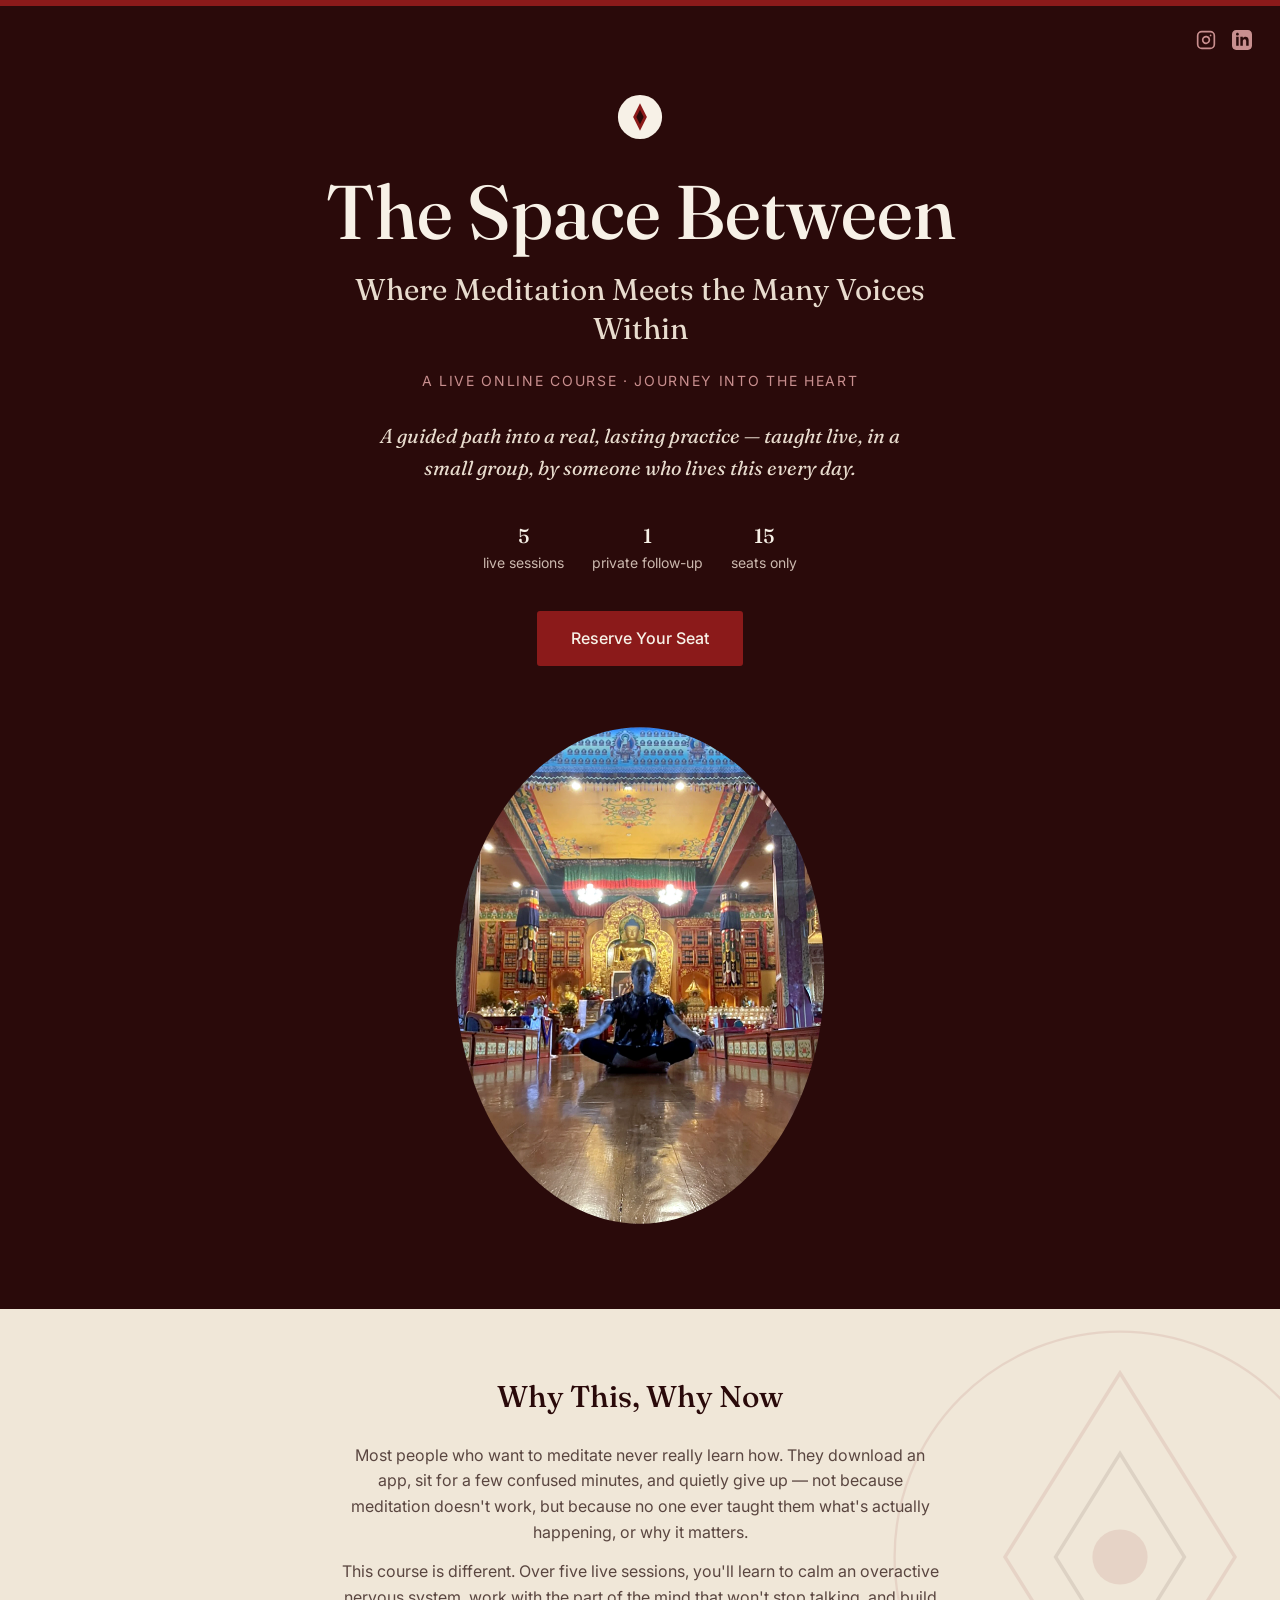
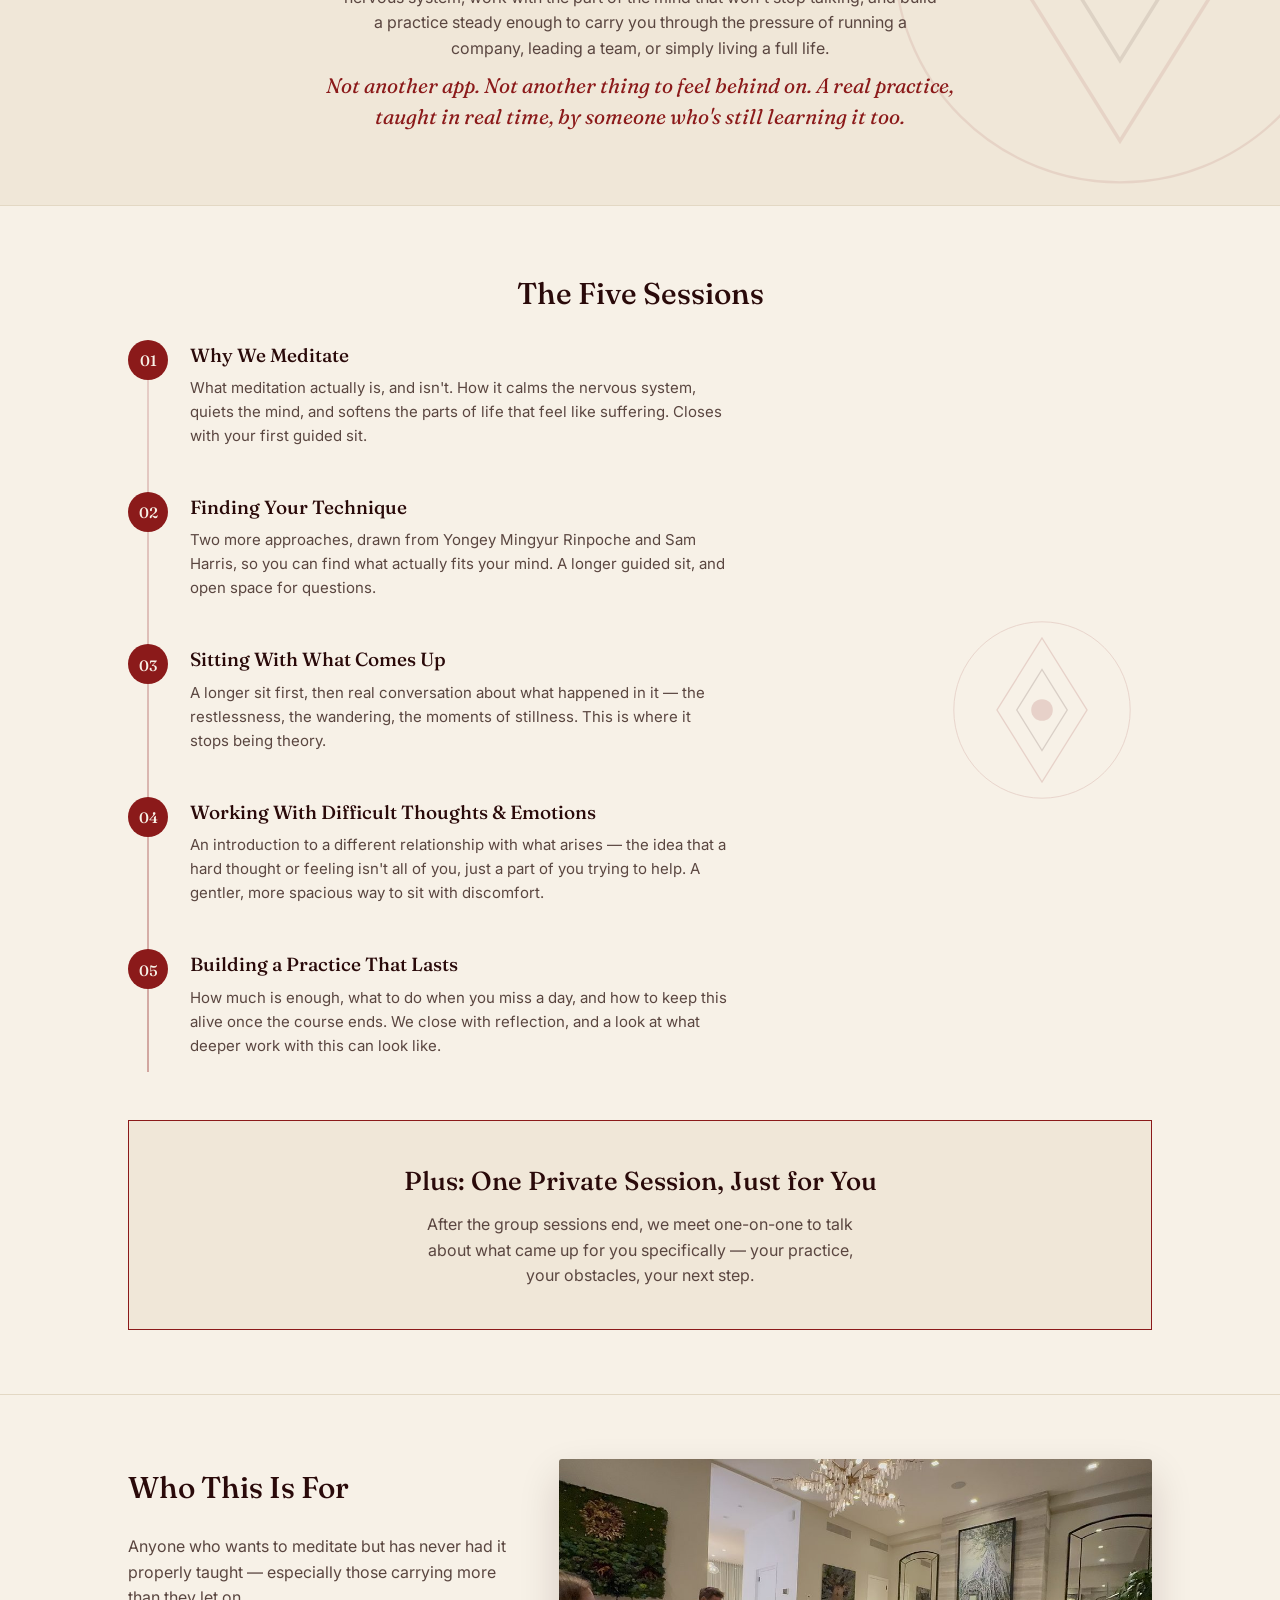
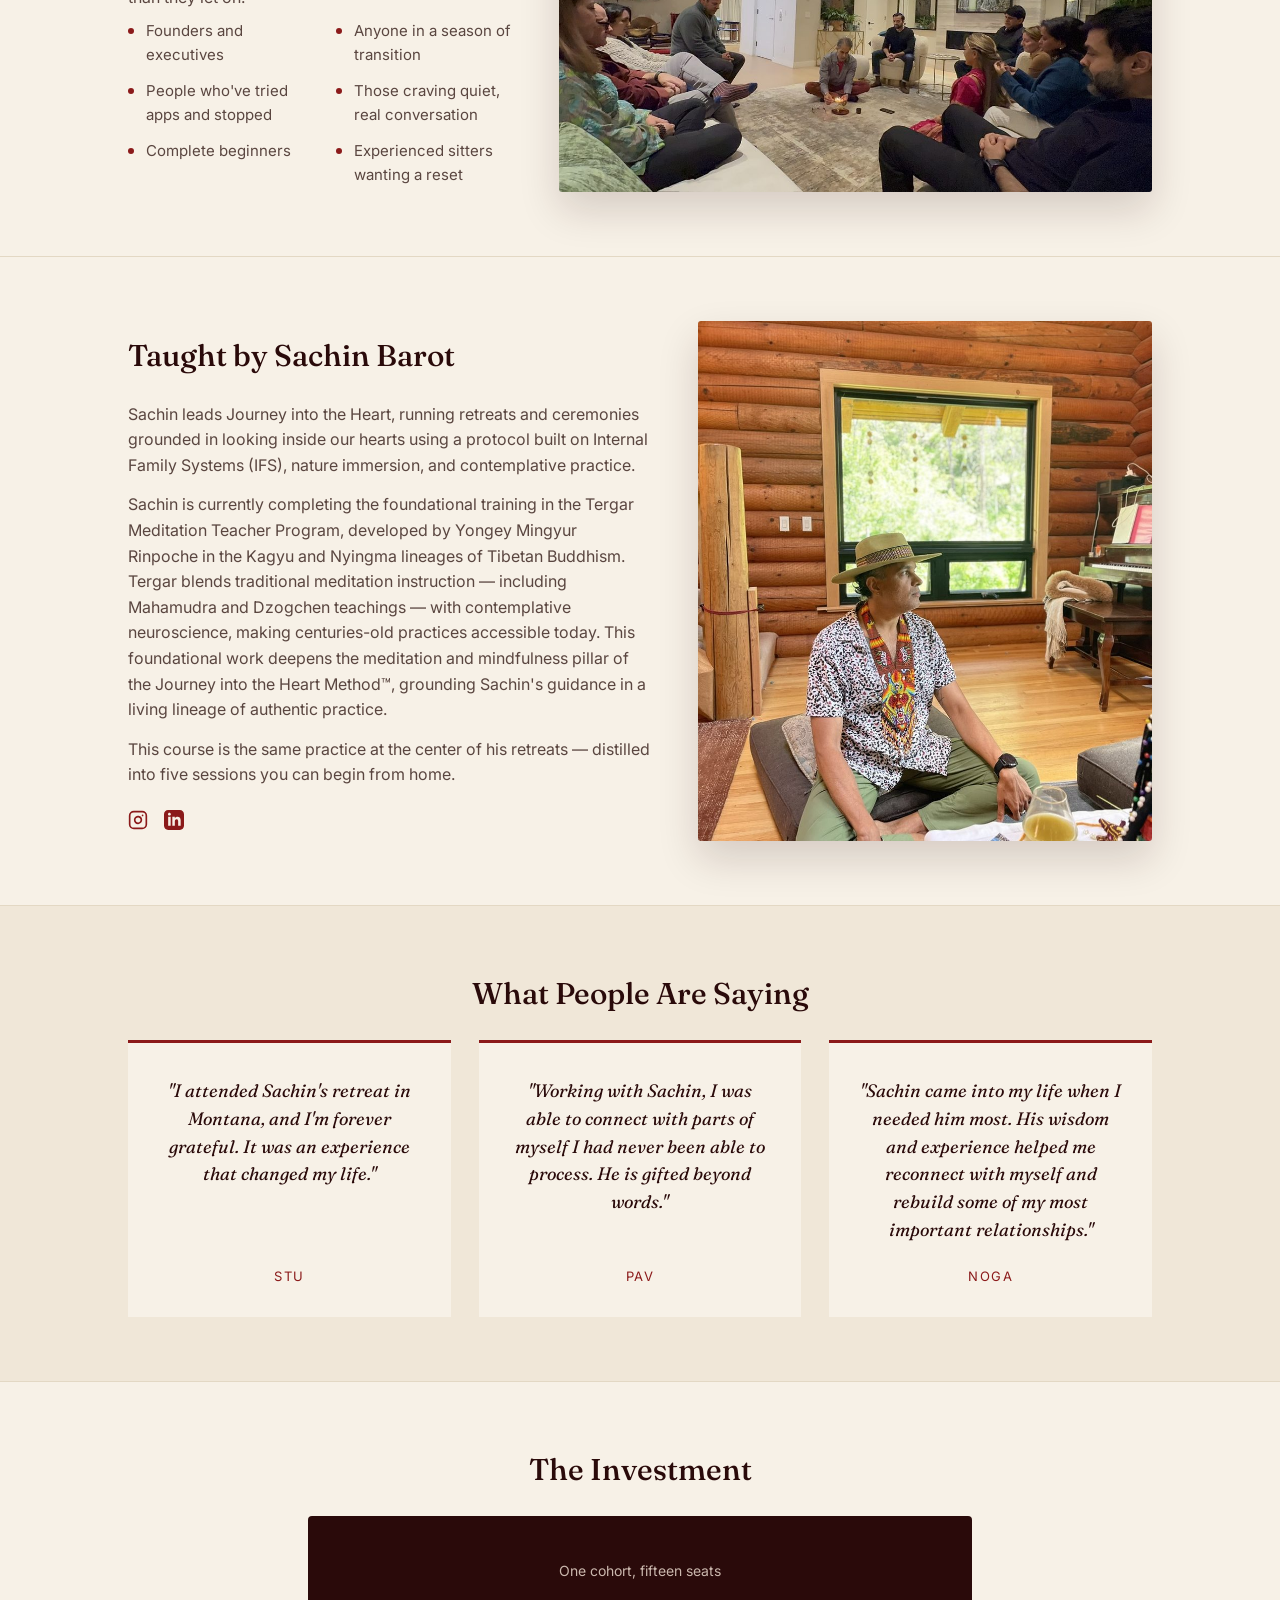
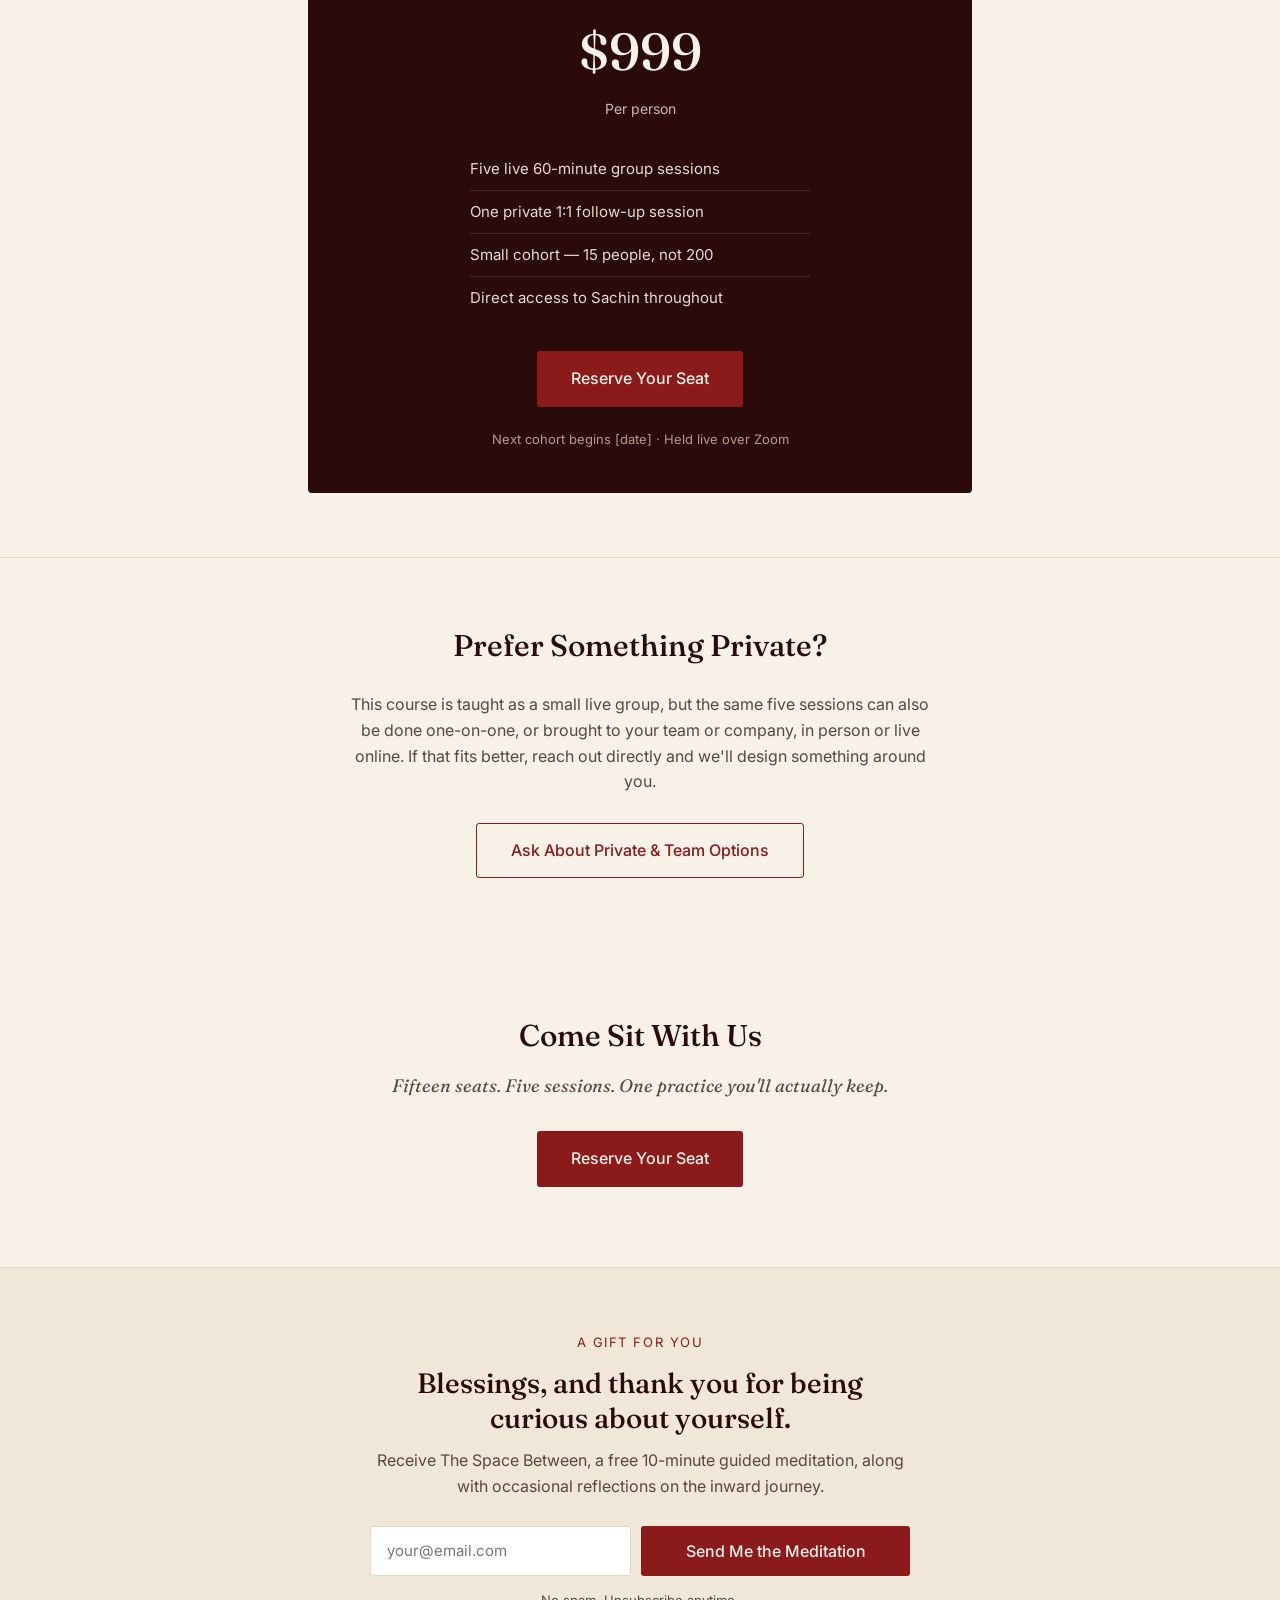
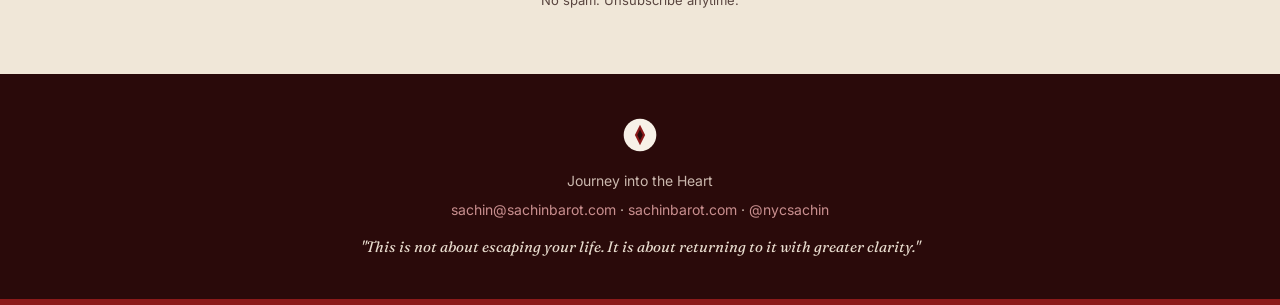
<file: spacebetween.html>
<!DOCTYPE html>
<html lang="en">
<head>
<meta charset="UTF-8">
<meta name="viewport" content="width=device-width, initial-scale=1.0">
<title>The Space Between — Journey into the Heart</title>
<link rel="icon" type="image/png" sizes="32x32" href="images/favicon-32.png">
<link rel="icon" type="image/png" sizes="16x16" href="images/favicon-16.png">
<link rel="apple-touch-icon" sizes="180x180" href="images/apple-touch-icon.png">
<link rel="preconnect" href="https://fonts.googleapis.com">
<link href="https://fonts.googleapis.com/css2?family=Fraunces:ital,opsz,wght@0,9..144,400;0,9..144,500;0,9..144,600;1,9..144,400;1,9..144,500&family=Inter:wght@400;500;600&display=swap" rel="stylesheet">
<style>
  :root {
    --crimson: #8B1A1A;
    --crimson-deep: #6E1414;
    --brown: #2A0A0A;
    --cream: #F7F1E7;
    --cream-warm: #F0E7D8;
    --rose: #C98F8F;
    --ink: #2A0A0A;
    --ink-soft: #5A4640;
    --line: #E3D8C4;
    --serif: 'Fraunces', Georgia, serif;
    --sans: 'Inter', -apple-system, sans-serif;
  }

  * { margin: 0; padding: 0; box-sizing: border-box; }

  body {
    background: var(--cream);
    color: var(--ink);
    font-family: var(--sans);
    line-height: 1.6;
    -webkit-font-smoothing: antialiased;
  }

  .band-top, .band-bottom {
    height: 6px;
    background: var(--crimson);
  }

  .container {
    max-width: 720px;
    margin: 0 auto;
    padding: 0 28px;
  }

  .container-lg {
    max-width: 1080px;
    margin: 0 auto;
    padding: 0 28px;
  }

  /* ---------- HERO ---------- */
  .hero {
    background: var(--brown);
    color: var(--cream);
    padding: 88px 0 80px;
    text-align: center;
    position: relative;
  }

  .mark {
    width: 46px;
    height: 46px;
    margin: 0 auto 32px;
    display: block;
  }

  .hero h1 {
    font-family: var(--serif);
    font-weight: 500;
    font-size: 76px;
    line-height: 1.05;
    margin: 0 auto 18px;
  }

  .hero-sub {
    font-family: var(--serif);
    font-size: 30px;
    line-height: 1.3;
    color: #E8DCCE;
    max-width: 640px;
    margin: 0 auto 22px;
  }

  .hero .kicker {
    font-family: var(--sans);
    font-size: 14px;
    letter-spacing: 0.12em;
    text-transform: uppercase;
    color: var(--rose);
    margin-bottom: 28px;
  }

  .hero p.lede {
    font-family: var(--serif);
    font-style: italic;
    font-size: 20px;
    color: #E8DCCE;
    max-width: 520px;
    margin: 0 auto 36px;
  }

  .hero-portrait {
    display: block;
    width: 380px;
    max-width: 100%;
    aspect-ratio: 3 / 4;
    object-fit: cover;
    margin: 56px auto 0;
    clip-path: ellipse(48.5% 49% at 50% 50%);
  }

  .hero-meta {
    display: flex;
    justify-content: center;
    gap: 28px;
    font-size: 14px;
    color: #CBB8AE;
    margin-bottom: 36px;
    flex-wrap: wrap;
  }

  .hero-meta span strong {
    color: var(--cream);
    display: block;
    font-family: var(--serif);
    font-size: 20px;
    font-weight: 500;
  }

  .btn {
    display: inline-block;
    background: var(--crimson);
    color: var(--cream);
    text-decoration: none;
    font-family: var(--sans);
    font-weight: 500;
    font-size: 16px;
    padding: 15px 34px;
    border-radius: 3px;
    transition: background 0.2s ease;
  }

  .btn:hover { background: var(--crimson-deep); }

  .btn-outline {
    display: inline-block;
    border: 1px solid var(--crimson);
    color: var(--crimson);
    text-decoration: none;
    font-family: var(--sans);
    font-weight: 500;
    font-size: 16px;
    padding: 14px 34px;
    border-radius: 3px;
  }

  /* ---------- SECTIONS ---------- */
  section {
    padding: 64px 0;
    border-bottom: 1px solid var(--line);
  }

  section:last-of-type { border-bottom: none; }

  h2 {
    font-family: var(--serif);
    font-weight: 500;
    font-size: 30px;
    margin-bottom: 22px;
    color: var(--brown);
  }

  p {
    font-size: 16px;
    color: var(--ink-soft);
    max-width: 60ch;
  }

  p + p { margin-top: 14px; }

  .quote {
    font-family: var(--serif);
    font-style: italic;
    font-size: 21px;
    color: var(--crimson);
    line-height: 1.5;
    max-width: 52ch;
    margin: 8px 0;
  }

  /* ---------- SESSIONS (sequence) ---------- */
  .session {
    display: flex;
    gap: 22px;
    padding: 26px 0;
    border-top: 1px solid var(--line);
  }

  .session:first-of-type { border-top: none; padding-top: 0; }

  .session-num {
    font-family: var(--serif);
    font-size: 15px;
    color: var(--crimson);
    min-width: 30px;
    padding-top: 3px;
  }

  .session-body h3 {
    font-family: var(--serif);
    font-weight: 500;
    font-size: 19px;
    color: var(--brown);
    margin-bottom: 6px;
  }

  .session-body p { font-size: 15px; }

  .followup {
    margin-top: 40px;
    padding: 40px 36px;
    background: var(--cream-warm);
    border: 1px solid var(--crimson);
    text-align: center;
  }

  .followup h3 {
    font-family: var(--serif);
    font-weight: 500;
    font-size: 26px;
    color: var(--brown);
    margin-bottom: 10px;
  }

  .followup p {
    font-size: 16px;
    max-width: 46ch;
    margin-left: auto;
    margin-right: auto;
  }

  /* ---------- WHO ITS FOR ---------- */
  .for-list {
    list-style: none;
    display: grid;
    grid-template-columns: 1fr 1fr;
    gap: 12px 28px;
    margin-top: 8px;
  }

  .for-list li {
    font-size: 15px;
    color: var(--ink-soft);
    padding-left: 18px;
    position: relative;
  }

  .for-list li::before {
    content: '';
    position: absolute;
    left: 0;
    top: 9px;
    width: 6px;
    height: 6px;
    background: var(--crimson);
    border-radius: 50%;
  }

  /* ---------- ABOUT ---------- */
  .about {
    display: flex;
    gap: 26px;
    align-items: flex-start;
  }

  .about-mark {
    width: 56px;
    height: 56px;
    flex-shrink: 0;
    margin-top: 4px;
  }

  /* ---------- TESTIMONIALS ---------- */
  .testimonials {
    display: grid;
    grid-template-columns: repeat(3, 1fr);
    gap: 28px;
    margin-top: 12px;
    position: relative;
    z-index: 1;
  }

  .testimonial {
    background: var(--cream);
    border-top: 3px solid var(--crimson);
    padding: 34px 30px 30px;
    text-align: center;
    display: flex;
    flex-direction: column;
    justify-content: space-between;
  }

  .testimonial blockquote {
    font-family: var(--serif);
    font-style: italic;
    font-size: 18px;
    line-height: 1.55;
    color: var(--brown);
  }

  .testimonial figcaption {
    margin-top: 22px;
    font-size: 13px;
    letter-spacing: 0.12em;
    text-transform: uppercase;
    color: var(--crimson);
  }

  @media (max-width: 860px) {
    .testimonials { grid-template-columns: 1fr; max-width: 520px; margin-left: auto; margin-right: auto; }
  }

  /* ---------- PRICE ---------- */
  .price-card {
    background: var(--brown);
    color: var(--cream);
    padding: 44px 40px;
    border-radius: 4px;
    text-align: center;
  }

  .price-card .amount {
    font-family: var(--serif);
    font-weight: 500;
    font-size: 52px;
    margin: 6px 0 4px;
  }

  .price-card .sub {
    font-size: 14px;
    color: #CBB8AE;
    margin-bottom: 28px;
  }

  .price-includes {
    text-align: left;
    max-width: 340px;
    margin: 0 auto 32px;
    list-style: none;
  }

  .price-includes li {
    font-size: 15px;
    color: #E8DCCE;
    padding: 9px 0;
    border-top: 1px solid #4A2A22;
  }

  .price-includes li:first-child { border-top: none; }

  .price-note {
    font-size: 13px;
    color: #B39C90;
    margin-top: 22px;
  }

  /* ---------- CTA ---------- */
  .cta {
    text-align: center;
    padding: 70px 0 80px;
  }

  .cta h2 { margin-bottom: 12px; }

  .cta p.lede {
    font-family: var(--serif);
    font-style: italic;
    color: var(--ink-soft);
    font-size: 18px;
    max-width: 44ch;
    margin: 0 auto 30px;
  }

  /* ---------- FOOTER ---------- */
  footer {
    background: var(--brown);
    color: #CBB8AE;
    text-align: center;
    padding: 44px 0 40px;
    font-size: 14px;
  }

  footer .mark { width: 34px; height: 34px; margin-bottom: 18px; }
  footer a { color: var(--rose); text-decoration: none; }
  footer .tagline {
    font-family: var(--serif);
    font-style: italic;
    color: #E8DCCE;
    margin-top: 14px;
    font-size: 15px;
  }

  @media (max-width: 560px) {
    .hero { padding: 72px 0 64px; }
    .hero h1 { font-size: 48px; }
    .hero-sub { font-size: 22px; }
    .hero-portrait { width: 280px; margin-top: 44px; }
    .hero-meta { gap: 20px; }
    .for-list { grid-template-columns: 1fr; }
    .about { flex-direction: column; }
    .session { flex-direction: column; gap: 6px; }
  }

  /* ---------- SPLIT LAYOUTS (photo integration) ---------- */
  .hero-social {
    position: absolute;
    top: 24px;
    right: 28px;
    display: flex;
    gap: 16px;
    z-index: 3;
  }

  .hero-social a {
    color: var(--rose);
    display: flex;
    transition: color 0.2s ease;
  }

  .hero-social a:hover { color: var(--cream); }
  .hero-social svg { width: 20px; height: 20px; }

  .about-social {
    display: flex;
    gap: 16px;
    margin-top: 22px;
  }

  .about-social a {
    color: var(--crimson);
    display: flex;
    transition: color 0.2s ease;
  }

  .about-social a:hover { color: var(--brown); }
  .about-social svg { width: 20px; height: 20px; }

  .split-section {
    display: grid;
    grid-template-columns: 1fr 1.15fr;
    gap: 48px;
    align-items: center;
  }

  .split-section.reverse { grid-template-columns: 1.15fr 1fr; }
  .split-section.reverse .split-media { order: 2; }
  .split-section.reverse .split-text { order: 1; }

  .split-media img {
    width: 100%;
    height: 100%;
    max-height: 520px;
    object-fit: cover;
    display: block;
    border-radius: 3px;
    box-shadow: 0 18px 40px rgba(42,10,10,0.16);
  }

  .split-text { text-align: left; }
  .split-text p { margin-left: 0; margin-right: 0; }

  .who-split {
    display: grid;
    grid-template-columns: 0.85fr 1.3fr;
    gap: 44px;
    align-items: center;
  }

  .who-media img {
    width: 100%;
    max-height: 620px;
    object-fit: cover;
    display: block;
    border-radius: 3px;
    box-shadow: 0 18px 40px rgba(42,10,10,0.16);
  }

  @media (max-width: 760px) {
    .hero-social { top: 16px; right: 20px; gap: 12px; }
    .hero-social svg { width: 18px; height: 18px; }
    .about-social { justify-content: center; }
    .split-section, .split-section.reverse { grid-template-columns: 1fr; gap: 28px; }
    .split-section.reverse .split-media, .split-section.reverse .split-text { order: unset; }
    .split-text { text-align: center; }
    .split-text p { margin-left: auto; margin-right: auto; }
    .who-split { grid-template-columns: 1fr; }
  }

  /* ---------- DECORATIVE BANDS ---------- */
  .band-warm {
    background: var(--cream-warm);
    position: relative;
    overflow: hidden;
  }

  .decor-motif {
    position: absolute;
    pointer-events: none;
    opacity: 0.09;
  }

  .decor-motif.right {
    right: -70px;
    top: 50%;
    transform: translateY(-50%);
  }

  .decor-motif.left {
    left: -90px;
    top: 50%;
    transform: translateY(-50%);
  }

  /* ---------- SESSIONS TIMELINE ---------- */
  .sessions-shell {
    display: grid;
    grid-template-columns: 1fr 220px;
    gap: 24px;
    align-items: center;
  }

  .sessions-col { max-width: 620px; }

  .sessions-timeline { position: relative; }

  .sessions-timeline::before {
    content: '';
    position: absolute;
    left: 19px;
    top: 8px;
    bottom: 8px;
    width: 2px;
    background: linear-gradient(to bottom, var(--rose), var(--crimson));
    opacity: 0.35;
  }

  .session {
    display: flex;
    gap: 22px;
    padding: 22px 0;
    border-top: none;
    position: relative;
  }

  .session-num {
    font-family: var(--serif);
    font-size: 15px;
    font-weight: 500;
    color: var(--cream);
    min-width: 40px;
    width: 40px;
    height: 40px;
    border-radius: 50%;
    background: var(--crimson);
    display: flex;
    align-items: center;
    justify-content: center;
    flex-shrink: 0;
    position: relative;
    z-index: 2;
  }

  .session-decor {
    display: flex;
    align-items: center;
    justify-content: center;
    height: 100%;
  }

  /* ---------- EMAIL SIGN-UP ---------- */
  .signup-section {
    background: var(--cream-warm);
    border-top: 1px solid var(--line);
    padding: 64px 28px;
  }
  .signup-card { max-width: 540px; margin: 0 auto; text-align: center; }
  .signup-card .section-label {
    font-size: 13px;
    letter-spacing: 0.12em;
    text-transform: uppercase;
    color: var(--crimson);
    margin-bottom: 14px;
  }
  .signup-card h3 {
    font-family: var(--serif);
    font-weight: 500;
    font-size: 28px;
    line-height: 1.25;
    color: var(--brown);
    margin-bottom: 12px;
  }
  .signup-card p { margin-left: auto; margin-right: auto; }
  .signup-sub { margin-bottom: 26px; }
  .signup-form { display: flex; flex-wrap: wrap; gap: 10px; margin-bottom: 12px; }
  .signup-form input {
    flex: 1 1 240px;
    min-width: 0;
    padding: 14px 16px;
    border: 1px solid var(--line);
    border-radius: 3px;
    background: #fff;
    font-family: var(--sans);
    font-size: 15px;
    color: var(--ink);
  }
  .signup-form input:focus { outline: none; border-color: var(--crimson); }
  .signup-form .btn { flex: 1 1 auto; border: none; cursor: pointer; }
  .signup-honeypot { position: absolute; left: -9999px; }
  .signup-note { font-size: 13px; }
  .signup-error { font-size: 14px; color: var(--crimson); margin-bottom: 10px; }
  .signup-success {
    display: none;
    font-family: var(--serif);
    font-style: italic;
    font-size: 20px;
    color: var(--crimson);
  }
  .signup-card.submitted .signup-form,
  .signup-card.submitted .signup-sub,
  .signup-card.submitted .signup-note,
  .signup-card.submitted .signup-error { display: none; }
  .signup-card.submitted .signup-success { display: block; }
  @media (max-width: 560px) {
    .signup-form { flex-direction: column; }
    .signup-form input,
    .signup-form .btn { flex: none; }
  }

  @media (max-width: 760px) {
    .sessions-shell { grid-template-columns: 1fr; }
    .session-decor { display: none; }
    .decor-motif { display: none; }
  }
</style>
</head>
<body data-popup="off">

<div class="band-top"></div>

<!-- HERO -->
<div class="hero">
  <div class="hero-social">
    <a href="https://www.instagram.com/nycsachin/" target="_blank" rel="noopener noreferrer" aria-label="Instagram">
      <svg viewBox="0 0 24 24" fill="none" stroke="currentColor" stroke-width="2" stroke-linecap="round" stroke-linejoin="round"><rect x="2" y="2" width="20" height="20" rx="5" ry="5"></rect><path d="M16 11.37A4 4 0 1 1 12.63 8 4 4 0 0 1 16 11.37z"></path><line x1="17.5" y1="6.5" x2="17.51" y2="6.5"></line></svg>
    </a>
    <a href="https://linkedin.com/in/sachin-barot/" target="_blank" rel="noopener noreferrer" aria-label="LinkedIn">
      <svg viewBox="0 0 24 24" fill="currentColor"><path d="M19 0h-14c-2.761 0-5 2.239-5 5v14c0 2.761 2.239 5 5 5h14c2.762 0 5-2.239 5-5v-14c0-2.761-2.238-5-5-5zm-11 19h-3v-11h3v11zm-1.5-12.268c-.966 0-1.75-.79-1.75-1.764s.784-1.764 1.75-1.764 1.75.79 1.75 1.764-.783 1.764-1.75 1.764zm13.5 12.268h-3v-5.604c0-3.368-4-3.113-4 0v5.604h-3v-11h3v1.765c1.396-2.586 7-2.777 7 2.476v6.759z"/></svg>
    </a>
  </div>
  <div class="container-lg">
    <svg class="mark" viewBox="0 0 100 100" fill="none" xmlns="http://www.w3.org/2000/svg">
      <circle cx="50" cy="50" r="48" fill="#F7F1E7"/>
      <path d="M50 20 L65 50 L50 80 L35 50 Z" fill="#8B1A1A"/>
      <path d="M50 34 L58 50 L50 66 L42 50 Z" fill="#2A0A0A"/>
    </svg>
    <h1>The Space Between</h1>
    <div class="hero-sub">Where Meditation Meets the Many Voices Within</div>
    <div class="kicker">A Live Online Course · Journey into the Heart</div>
    <p class="lede">A guided path into a real, lasting practice — taught live, in a small group, by someone who lives this every day.</p>
    <div class="hero-meta">
      <span><strong>5</strong>live sessions</span>
      <span><strong>1</strong>private follow-up</span>
      <span><strong>15</strong>seats only</span>
    </div>
    <a href="mailto:sachin@sachinbarot.com?subject=Learn%20to%20Meditate%20-%20I'm%20in" class="btn">Reserve Your Seat</a>
    <img class="hero-portrait" src="images/space-between-hero.webp" alt="Sachin Barot meditating in a Tibetan Buddhist temple">
  </div>
</div>

<!-- INVITATION -->
<section class="band-warm">
  <svg class="decor-motif right" width="460" height="460" viewBox="0 0 200 200" fill="none" xmlns="http://www.w3.org/2000/svg">
        <circle cx="100" cy="100" r="98" stroke="#8B1A1A" stroke-width="1"/>
        <path d="M100 20 L150 100 L100 180 L50 100 Z" stroke="#8B1A1A" stroke-width="1.5"/>
        <path d="M100 55 L128 100 L100 145 L72 100 Z" stroke="#2A0A0A" stroke-width="1.5"/>
        <circle cx="100" cy="100" r="12" fill="#8B1A1A"/>
      </svg>
  <div class="container" style="text-align:center; position:relative; z-index:1;">
    <h2>Why This, Why Now</h2>
    <p style="margin-left:auto; margin-right:auto;">Most people who want to meditate never really learn how. They download an app, sit for a few confused minutes, and quietly give up — not because meditation doesn't work, but because no one ever taught them what's actually happening, or why it matters.</p>
    <p style="margin-left:auto; margin-right:auto;">This course is different. Over five live sessions, you'll learn to calm an overactive nervous system, work with the part of the mind that won't stop talking, and build a practice steady enough to carry you through the pressure of running a company, leading a team, or simply living a full life.</p>
    <p class="quote" style="margin-left:auto; margin-right:auto;">Not another app. Not another thing to feel behind on. A real practice, taught in real time, by someone who's still learning it too.</p>
  </div>
</section>

<!-- SESSIONS -->
<section>
  <div class="container-lg">
    <h2 style="text-align:center;">The Five Sessions</h2>
    <div class="sessions-shell">
      <div class="sessions-col">
    <div class="sessions-timeline">
    <div class="session">
      <div class="session-num">01</div>
      <div class="session-body">
        <h3>Why We Meditate</h3>
        <p>What meditation actually is, and isn't. How it calms the nervous system, quiets the mind, and softens the parts of life that feel like suffering. Closes with your first guided sit.</p>
      </div>
    </div>

    <div class="session">
      <div class="session-num">02</div>
      <div class="session-body">
        <h3>Finding Your Technique</h3>
        <p>Two more approaches, drawn from Yongey Mingyur Rinpoche and Sam Harris, so you can find what actually fits your mind. A longer guided sit, and open space for questions.</p>
      </div>
    </div>

    <div class="session">
      <div class="session-num">03</div>
      <div class="session-body">
        <h3>Sitting With What Comes Up</h3>
        <p>A longer sit first, then real conversation about what happened in it — the restlessness, the wandering, the moments of stillness. This is where it stops being theory.</p>
      </div>
    </div>

    <div class="session">
      <div class="session-num">04</div>
      <div class="session-body">
        <h3>Working With Difficult Thoughts & Emotions</h3>
        <p>An introduction to a different relationship with what arises — the idea that a hard thought or feeling isn't all of you, just a part of you trying to help. A gentler, more spacious way to sit with discomfort.</p>
      </div>
    </div>

    <div class="session">
      <div class="session-num">05</div>
      <div class="session-body">
        <h3>Building a Practice That Lasts</h3>
        <p>How much is enough, what to do when you miss a day, and how to keep this alive once the course ends. We close with reflection, and a look at what deeper work with this can look like.</p>
      </div>
    </div>

    </div>
    </div>
      <div class="session-decor"><svg width="180" height="180" viewBox="0 0 200 200" fill="none" xmlns="http://www.w3.org/2000/svg" style="opacity:0.14;">
        <circle cx="100" cy="100" r="98" stroke="#8B1A1A" stroke-width="1"/>
        <path d="M100 20 L150 100 L100 180 L50 100 Z" stroke="#8B1A1A" stroke-width="1.5"/>
        <path d="M100 55 L128 100 L100 145 L72 100 Z" stroke="#2A0A0A" stroke-width="1.5"/>
        <circle cx="100" cy="100" r="12" fill="#8B1A1A"/>
      </svg></div>
    </div>

    <div class="followup">
      <h3>Plus: One Private Session, Just for You</h3>
      <p>After the group sessions end, we meet one-on-one to talk about what came up for you specifically — your practice, your obstacles, your next step.</p>
    </div>
  </div>
</section>

<!-- WHO -->
<section>
  <div class="container-lg">
    <div class="who-split">
      <div>
        <h2>Who This Is For</h2>
        <p>Anyone who wants to meditate but has never had it properly taught — especially those carrying more than they let on.</p>
        <ul class="for-list">
          <li>Founders and executives</li>
          <li>Anyone in a season of transition</li>
          <li>People who've tried apps and stopped</li>
          <li>Those craving quiet, real conversation</li>
          <li>Complete beginners</li>
          <li>Experienced sitters wanting a reset</li>
        </ul>
      </div>
      <div class="who-media">
        <img src="images/meditate-who.jpg" alt="Group ceremony session with Sachin Barot">
      </div>
    </div>
  </div>
</section>

<!-- ABOUT -->
<section>
  <div class="container-lg">
    <div class="split-section reverse">
      <div class="split-media">
        <img src="images/meditate-about.jpg" alt="Sachin Barot seated, wearing ceremonial pendant">
      </div>
      <div class="split-text">
        <h2>Taught by Sachin Barot</h2>
        <p>Sachin leads Journey into the Heart, running retreats and ceremonies grounded in looking inside our hearts using a protocol built on Internal Family Systems (IFS), nature immersion, and contemplative practice.</p>
        <p>Sachin is currently completing the foundational training in the Tergar Meditation Teacher Program, developed by Yongey Mingyur Rinpoche in the Kagyu and Nyingma lineages of Tibetan Buddhism. Tergar blends traditional meditation instruction — including Mahamudra and Dzogchen teachings — with contemplative neuroscience, making centuries-old practices accessible today. This foundational work deepens the meditation and mindfulness pillar of the Journey into the Heart Method™, grounding Sachin's guidance in a living lineage of authentic practice.</p>
        <p>This course is the same practice at the center of his retreats — distilled into five sessions you can begin from home.</p>
        <div class="about-social">
          <a href="https://www.instagram.com/nycsachin/" target="_blank" rel="noopener noreferrer" aria-label="Instagram">
            <svg viewBox="0 0 24 24" fill="none" stroke="currentColor" stroke-width="2" stroke-linecap="round" stroke-linejoin="round"><rect x="2" y="2" width="20" height="20" rx="5" ry="5"></rect><path d="M16 11.37A4 4 0 1 1 12.63 8 4 4 0 0 1 16 11.37z"></path><line x1="17.5" y1="6.5" x2="17.51" y2="6.5"></line></svg>
          </a>
          <a href="https://linkedin.com/in/sachin-barot/" target="_blank" rel="noopener noreferrer" aria-label="LinkedIn">
            <svg viewBox="0 0 24 24" fill="currentColor"><path d="M19 0h-14c-2.761 0-5 2.239-5 5v14c0 2.761 2.239 5 5 5h14c2.762 0 5-2.239 5-5v-14c0-2.761-2.238-5-5-5zm-11 19h-3v-11h3v11zm-1.5-12.268c-.966 0-1.75-.79-1.75-1.764s.784-1.764 1.75-1.764 1.75.79 1.75 1.764-.783 1.764-1.75 1.764zm13.5 12.268h-3v-5.604c0-3.368-4-3.113-4 0v5.604h-3v-11h3v1.765c1.396-2.586 7-2.777 7 2.476v6.759z"/></svg>
          </a>
        </div>
      </div>
    </div>
  </div>
</section>

<!-- TESTIMONIALS -->
<section class="band-warm">
  <div class="container-lg">
    <h2 style="text-align:center;">What People Are Saying</h2>
    <div class="testimonials">
      <figure class="testimonial">
        <blockquote>"I attended Sachin's retreat in Montana, and I'm forever grateful. It was an experience that changed my life."</blockquote>
        <figcaption>Stu</figcaption>
      </figure>
      <figure class="testimonial">
        <blockquote>"Working with Sachin, I was able to connect with parts of myself I had never been able to process. He is gifted beyond words."</blockquote>
        <figcaption>Pav</figcaption>
      </figure>
      <figure class="testimonial">
        <blockquote>"Sachin came into my life when I needed him most. His wisdom and experience helped me reconnect with myself and rebuild some of my most important relationships."</blockquote>
        <figcaption>Noga</figcaption>
      </figure>
    </div>
  </div>
</section>

<!-- PRICE -->
<section>
  <div class="container">
    <h2 style="text-align:center;">The Investment</h2>
    <div class="price-card">
      <div class="sub">One cohort, fifteen seats</div>
      <div class="amount">$999</div>
      <div class="sub">Per person</div>
      <ul class="price-includes">
        <li>Five live 60-minute group sessions</li>
        <li>One private 1:1 follow-up session</li>
        <li>Small cohort — 15 people, not 200</li>
        <li>Direct access to Sachin throughout</li>
      </ul>
      <a href="mailto:sachin@sachinbarot.com?subject=Learn%20to%20Meditate%20-%20I'm%20in" class="btn">Reserve Your Seat</a>
      <div class="price-note">Next cohort begins [date] · Held live over Zoom</div>
    </div>
  </div>
</section>

<!-- PRIVATE / TEAM -->
<section>
  <div class="container" style="text-align:center;">
    <h2>Prefer Something Private?</h2>
    <p style="margin:0 auto 28px;">This course is taught as a small live group, but the same five sessions can also be done one-on-one, or brought to your team or company, in person or live online. If that fits better, reach out directly and we'll design something around you.</p>
    <a href="mailto:sachin@sachinbarot.com?subject=Private%20or%20Team%20Meditation%20Course" class="btn-outline">Ask About Private & Team Options</a>
  </div>
</section>

<!-- CTA -->
<div class="cta">
  <div class="container">
    <h2>Come Sit With Us</h2>
    <p class="lede">Fifteen seats. Five sessions. One practice you'll actually keep.</p>
    <a href="mailto:sachin@sachinbarot.com?subject=Learn%20to%20Meditate%20-%20I'm%20in" class="btn">Reserve Your Seat</a>
  </div>
</div>

<!-- EMAIL SIGN-UP -->
<div class="signup-section" data-signup="footer"></div>

<footer>
  <svg class="mark" viewBox="0 0 100 100" fill="none" xmlns="http://www.w3.org/2000/svg">
    <circle cx="50" cy="50" r="48" fill="#F7F1E7"/>
    <path d="M50 20 L65 50 L50 80 L35 50 Z" fill="#8B1A1A"/>
    <path d="M50 34 L58 50 L50 66 L42 50 Z" fill="#2A0A0A"/>
  </svg>
  <div>Journey into the Heart</div>
  <div style="margin-top:6px;"><a href="mailto:sachin@sachinbarot.com">sachin@sachinbarot.com</a> · <a href="https://www.sachinbarot.com">sachinbarot.com</a> · <a href="https://instagram.com/nycsachin">@nycsachin</a></div>
  <div class="tagline">"This is not about escaping your life. It is about returning to it with greater clarity."</div>
</footer>

<div class="band-bottom"></div>

<script src="signup.js?v=20261024b"></script>
</body>
</html>
</file>
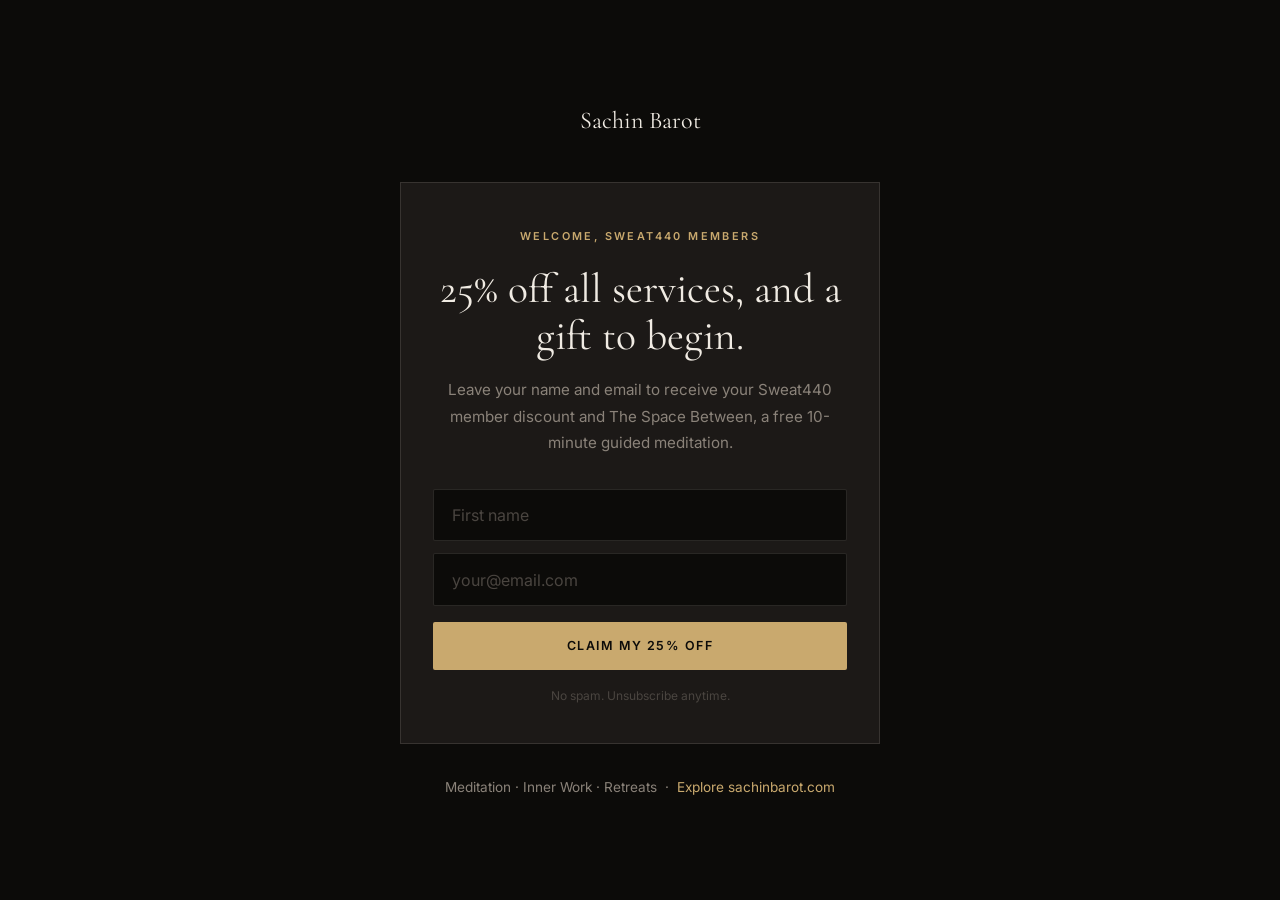
<file: sweat440.html>
<!DOCTYPE html>
<html lang="en">
<head>
  <meta charset="UTF-8" />
  <meta name="viewport" content="width=device-width, initial-scale=1.0" />
  <title>Sweat440 Members · Sachin Barot</title>
  <meta name="description" content="Sweat440 members: 25% off all services with Sachin Barot, plus a free 10-minute guided meditation." />
  <meta name="robots" content="noindex" />
  <link href="https://fonts.googleapis.com/css2?family=Cormorant+Garamond:ital,wght@0,300;0,400;0,500;0,600;1,300;1,400;1,500&family=Inter:wght@300;400;500;600&display=swap" rel="stylesheet" />
  <link rel="icon" type="image/png" sizes="32x32" href="images/favicon-32.png" />
  <link rel="icon" type="image/png" sizes="16x16" href="images/favicon-16.png" />
  <link rel="apple-touch-icon" sizes="180x180" href="images/apple-touch-icon.png" />
  <link rel="stylesheet" href="style.css" />
  <style>
    .offer-page {
      min-height: 100vh;
      display: flex;
      flex-direction: column;
      align-items: center;
      justify-content: center;
      padding: 3.5rem 1.25rem;
      text-align: center;
      background: var(--bg);
    }
    .offer-brand {
      font-family: var(--font-display);
      font-size: 1.5rem;
      color: var(--text);
      text-decoration: none;
      margin-bottom: 2.5rem;
    }
    .offer-card {
      width: 100%;
      max-width: 480px;
      padding: 2.75rem 2rem 2.25rem;
      background: var(--bg-card);
      border: 1px solid var(--border-mid);
    }
    .offer-card .section-label { justify-content: center; margin-bottom: 1.25rem; }
    .offer-card h1 {
      font-family: var(--font-display);
      font-weight: 400;
      font-size: clamp(2rem, 7vw, 2.6rem);
      line-height: 1.15;
      margin-bottom: 1rem;
    }
    .offer-sub {
      color: var(--text-muted);
      font-size: 0.95rem;
      line-height: 1.75;
      margin-bottom: 2rem;
    }
    .offer-form { display: flex; flex-direction: column; gap: 0.75rem; text-align: left; }
    .offer-form input {
      width: 100%;
      background: var(--bg);
      border: 1px solid var(--border-mid);
      border-radius: 2px;
      padding: 0.95rem 1.1rem;
      color: var(--text);
      font-family: var(--font-body);
      font-size: 1rem;
    }
    .offer-form input:focus { outline: none; border-color: var(--accent); }
    .offer-form input::placeholder { color: var(--text-dim); }
    .offer-form .btn { justify-content: center; margin-top: 0.25rem; padding: 1.05rem 1.5rem; }
    .offer-note { font-size: 0.75rem; color: var(--text-dim); margin-top: 1rem; }
    .offer-error { font-size: 0.85rem; color: #e08a7a; margin-top: 0.75rem; }
    .offer-success { display: none; }
    .offer-card.submitted .offer-form,
    .offer-card.submitted .offer-sub,
    .offer-card.submitted .offer-note,
    .offer-card.submitted .offer-error { display: none; }
    .offer-card.submitted .offer-success { display: block; }
    .offer-success p {
      color: var(--text-muted);
      font-size: 0.95rem;
      line-height: 1.75;
      margin-bottom: 1.5rem;
    }
    .offer-success .btn { justify-content: center; width: 100%; }
    .offer-more {
      margin-top: 2rem;
      font-size: 0.85rem;
      color: var(--text-muted);
    }
    .offer-more a { color: var(--accent); text-decoration: none; }
  </style>
</head>
<body data-popup="off">

  <main class="offer-page">
    <a href="index.html" class="offer-brand">Sachin Barot</a>

    <div class="offer-card" id="offerCard">
      <div class="section-label">Welcome, Sweat440 Members</div>
      <h1>25% off all services, and a gift to begin.</h1>
      <p class="offer-sub">
        Leave your name and email to receive your Sweat440 member discount and
        The Space Between, a free 10-minute guided meditation.
      </p>

      <form class="offer-form" id="offerForm">
        <input type="text" name="firstName" placeholder="First name" aria-label="First name" autocomplete="given-name" />
        <input type="email" name="email" placeholder="your@email.com" aria-label="Email address" autocomplete="email" required />
        <button type="submit" class="btn btn-primary">Claim My 25% Off</button>
      </form>
      <p class="offer-error" id="offerError" role="alert" hidden>Something went wrong. Please try again, or email sachin@sachinbarot.com.</p>
      <p class="offer-note">No spam. Unsubscribe anytime.</p>

      <div class="offer-success" role="status">
        <p>
          Thank you. Your meditation and member offer are on their way to your inbox.
          If the email lands in Promotions or spam, drag it to your main inbox so my notes reach you.
        </p>
        <a href="https://sachinbarot.substack.com/p/the-space-between-a-10-minute-guided" target="_blank" rel="noopener noreferrer" class="btn btn-primary">Listen to the Meditation Now</a>
      </div>
    </div>

    <p class="offer-more">Meditation · Inner Work · Retreats &nbsp;·&nbsp; <a href="index.html">Explore sachinbarot.com</a></p>
  </main>

  <script src="signup.js?v=20261024b"></script>
  <script>
    (() => {
      const form = document.getElementById('offerForm');
      const card = document.getElementById('offerCard');
      const error = document.getElementById('offerError');
      const button = form.querySelector('button');

      form.addEventListener('submit', async (e) => {
        e.preventDefault();
        button.disabled = true;
        error.hidden = true;
        try {
          await window.jithSubscribe({
            email: form.elements.email.value.trim(),
            firstName: form.elements.firstName.value.trim(),
            source: 'Sweat440 table (QR code)',
            properties: { 'Met At': 'Sweat440', 'Signup Offer': 'Sweat440 25% off' },
          });
          card.classList.add('submitted');
        } catch {
          error.hidden = false;
          button.disabled = false;
        }
      });
    })();
  </script>
</body>
</html>
</file>
<file: style.css>
/* ─── RESET & TOKENS ──────────────────────────────────────── */
*, *::before, *::after { box-sizing: border-box; margin: 0; padding: 0; }

:root {
  --bg:           #0c0b09;
  --bg-alt:       #141210;
  --bg-card:      #1c1917;
  --text:         #f0ebe3;
  --text-muted:   #8a8279;
  --text-dim:     #4a4540;
  --accent:       #c9a96e;
  --accent-hover: #e0c080;
  --border:       rgba(240,235,227,0.07);
  --border-mid:   rgba(240,235,227,0.12);
  --border-strong:rgba(240,235,227,0.18);

  --font-display: 'Cormorant Garamond', Georgia, serif;
  --font-body:    'Inter', system-ui, sans-serif;

  --grade-warm: sepia(12%) saturate(82%) contrast(1.03) brightness(0.98);
}

html { scroll-behavior: smooth; }

body {
  font-family: var(--font-body);
  background: var(--bg);
  color: var(--text);
  line-height: 1.7;
  font-size: 1rem;
  overflow-x: hidden;
}

/* ─── UTILITIES ───────────────────────────────────────────── */
.container {
  max-width: 1180px;
  margin: 0 auto;
  padding: 0 2.5rem;
}

.section-label {
  font-size: 0.68rem;
  font-weight: 600;
  letter-spacing: 0.22em;
  text-transform: uppercase;
  color: var(--accent);
  margin-bottom: 1.75rem;
}

.photo-grade {
  filter: var(--grade-warm);
}

/* ─── BUTTONS ─────────────────────────────────────────────── */
.btn {
  display: inline-flex;
  align-items: center;
  gap: 0.5rem;
  padding: 0.85rem 2rem;
  border-radius: 2px;
  font-family: var(--font-body);
  font-size: 0.78rem;
  font-weight: 600;
  letter-spacing: 0.12em;
  text-transform: uppercase;
  text-decoration: none;
  transition: all 0.25s ease;
  cursor: pointer;
  border: none;
  white-space: nowrap;
}
.btn-primary {
  background: var(--accent);
  color: #0c0b09;
}
.btn-primary:hover {
  background: var(--accent-hover);
  transform: translateY(-2px);
}
.btn-ghost {
  background: transparent;
  color: var(--text);
  border: 1px solid var(--border-strong);
}
.btn-ghost:hover {
  border-color: var(--accent);
  color: var(--accent);
}
.btn-large {
  padding: 1.1rem 2.8rem;
  font-size: 0.82rem;
}
.btn-full {
  width: 100%;
  justify-content: center;
}

/* ─── NAV ─────────────────────────────────────────────────── */
#nav {
  position: fixed;
  top: 0; left: 0; right: 0;
  z-index: 200;
  padding: 1.75rem 2.5rem;
  transition: background 0.4s ease, padding 0.35s ease, backdrop-filter 0.4s ease;
}
#nav.scrolled {
  background: rgba(12, 11, 9, 0.94);
  backdrop-filter: blur(18px);
  -webkit-backdrop-filter: blur(18px);
  padding: 1.1rem 2.5rem;
  border-bottom: 1px solid var(--border);
}
.nav-inner {
  max-width: 1180px;
  margin: 0 auto;
  display: flex;
  align-items: center;
  justify-content: space-between;
  gap: 2rem;
}
.nav-logo {
  font-family: var(--font-display);
  font-size: 1.45rem;
  font-weight: 400;
  letter-spacing: 0.02em;
  color: var(--text);
  text-decoration: none;
  flex-shrink: 0;
}
.nav-links {
  display: flex;
  align-items: center;
  gap: 2.5rem;
  list-style: none;
}
.nav-links a {
  color: rgba(240,235,227,0.65);
  text-decoration: none;
  font-size: 0.75rem;
  font-weight: 500;
  letter-spacing: 0.12em;
  text-transform: uppercase;
  transition: color 0.2s;
}
.nav-links a:hover { color: var(--text); }
.nav-cta {
  background: var(--accent) !important;
  color: #0c0b09 !important;
  padding: 0.5rem 1.25rem !important;
  border-radius: 2px;
  font-weight: 600 !important;
}
.nav-cta:hover {
  background: var(--accent-hover) !important;
  transform: translateY(-1px);
}
.nav-menu-btn {
  display: none;
  flex-direction: column;
  gap: 5px;
  background: none;
  border: none;
  cursor: pointer;
  padding: 6px;
}
.nav-menu-btn span {
  display: block;
  width: 22px;
  height: 1px;
  background: var(--text);
  transition: all 0.3s;
}

/* ─── HERO ────────────────────────────────────────────────── */
#hero {
  position: relative;
  min-height: 100vh;
  display: flex;
  align-items: center;
  justify-content: center;
  text-align: center;
  overflow: hidden;
}
.hero-bg {
  position: absolute;
  inset: 0;
}
.hero-bg img {
  width: 100%;
  height: 100%;
  object-fit: cover;
  object-position: center 40%;
}
.hero-overlay {
  position: absolute;
  inset: 0;
  background: linear-gradient(
    to bottom,
    rgba(12,11,9,0.25) 0%,
    rgba(12,11,9,0.50) 45%,
    rgba(12,11,9,0.88) 100%
  );
}
.hero-content {
  position: relative;
  z-index: 2;
  max-width: 920px;
  padding: 0 2rem;
}
.eyebrow {
  font-size: 0.68rem;
  font-weight: 500;
  letter-spacing: 0.28em;
  text-transform: uppercase;
  color: var(--accent);
  margin-bottom: 2rem;
  display: block;
}
#hero h1 {
  font-family: var(--font-display);
  font-size: clamp(3.2rem, 7.5vw, 7rem);
  font-weight: 300;
  line-height: 1.06;
  letter-spacing: -0.02em;
  color: var(--text);
  margin-bottom: 1.75rem;
}
.hero-sub {
  font-size: clamp(1rem, 1.5vw, 1.15rem);
  color: rgba(240,235,227,0.72);
  max-width: 600px;
  margin: 0 auto 2.75rem;
  line-height: 1.8;
  font-weight: 300;
}
.hero-btns {
  display: flex;
  gap: 1rem;
  justify-content: center;
  flex-wrap: wrap;
}
.hero-scroll {
  position: absolute;
  bottom: 2.5rem;
  left: 50%;
  transform: translateX(-50%);
  display: flex;
  flex-direction: column;
  align-items: center;
  gap: 0.75rem;
  z-index: 2;
}
.hero-scroll span {
  font-size: 0.62rem;
  letter-spacing: 0.22em;
  text-transform: uppercase;
  color: rgba(240,235,227,0.38);
}
.scroll-line {
  width: 1px;
  height: 50px;
  background: linear-gradient(to bottom, rgba(240,235,227,0.4), transparent);
  animation: scrollPulse 2.2s ease-in-out infinite;
}
@keyframes scrollPulse {
  0%, 100% { opacity: 0.35; }
  50% { opacity: 1; }
}

@keyframes kenBurns {
  0%   { transform: scale(1); }
  100% { transform: scale(1.07); }
}
.hero-bg img,
.page-hero-bg img {
  animation: kenBurns 75s ease-in-out infinite alternate;
  will-change: transform;
}

/* ─── STORY ───────────────────────────────────────────────── */
#story {
  padding: 9rem 0;
  background: var(--bg-alt);
  position: relative;
}
#story::before {
  content: '';
  position: absolute;
  top: 0; left: 50%;
  transform: translateX(-50%);
  width: 1px; height: 80px;
  background: linear-gradient(to bottom, transparent, var(--border-mid));
}
.story-headline {
  font-family: var(--font-display);
  font-size: clamp(1.75rem, 3.2vw, 2.9rem);
  font-weight: 300;
  font-style: italic;
  line-height: 1.3;
  color: var(--text);
  max-width: 800px;
  margin-bottom: 5rem;
  border-left: 2px solid var(--accent);
  padding-left: 2rem;
}
.chapters {
  display: flex;
  flex-direction: column;
}
.chapter {
  display: grid;
  grid-template-columns: 72px 1fr;
  gap: 2.5rem;
  padding: 3.5rem 0;
  border-top: 1px solid var(--border);
}
.chapter:last-child { border-bottom: 1px solid var(--border); }
.chapter-num {
  font-family: var(--font-display);
  font-size: 3.8rem;
  font-weight: 300;
  color: var(--text-dim);
  line-height: 1;
  padding-top: 0.15rem;
}
.chapter-body h3 {
  font-family: var(--font-display);
  font-size: 1.7rem;
  font-weight: 500;
  color: var(--text);
  margin-bottom: 1rem;
}
.chapter-body p {
  color: rgba(240,235,227,0.62);
  line-height: 1.88;
  max-width: 680px;
  font-size: 0.96rem;
}

/* ─── THE WORK ────────────────────────────────────────────── */
#work {
  padding: 9rem 0;
  background: var(--bg);
}
#work h2 {
  font-family: var(--font-display);
  font-size: clamp(2.4rem, 4.5vw, 4rem);
  font-weight: 300;
  line-height: 1.12;
  margin-bottom: 0;  
}

.work-heading-row {
  display: flex;
  align-items: flex-end;
  justify-content: space-between;
  gap: 2rem;
  margin-bottom: 4.5rem;
}

.work-heading-photo {
  width: min(360px, 42vw);   /* wider than before */
  height: auto;              /* keep natural proportions */
  object-fit: contain;       /* no crop */
  border-radius: 6px;
  border: 1px solid var(--border);
}

@media (max-width: 768px) {
  .work-heading-row {
    flex-direction: column;
    align-items: flex-start;
  }

  .work-heading-photo {
    width: 100%;
    max-width: 320px;
    height: auto;
  }
}

.work-grid {
  display: grid;
  grid-template-columns: repeat(3, 1fr);
  gap: 0;
  background: var(--border);
  border: 1px solid var(--border);
}
.work-card {
  background: var(--bg);
  padding: 3.5rem 2.75rem;
  transition: background 0.3s, transform 0.3s ease, box-shadow 0.3s ease;
  border-right: 1px solid var(--border);
}
.work-card:last-child { border-right: none; }
.work-card:hover {
  background: var(--bg-card);
  transform: scale(1.02);
  box-shadow: 0 12px 32px rgba(0,0,0,0.35);
  position: relative;
  z-index: 1;
}
.work-icon {
  font-size: 1.4rem;
  color: var(--accent);
  margin-bottom: 1.75rem;
  display: block;
}
.work-card h3 {
  font-family: var(--font-display);
  font-size: 1.7rem;
  font-weight: 500;
  color: var(--text);
  margin-bottom: 1.1rem;
}
.work-card p {
  color: var(--text-muted);
  font-size: 0.93rem;
  line-height: 1.85;
}


/* ─── MONTANA RETREAT ─────────────────────────────────────── */
#retreat {
  position: relative;
  padding: 9rem 0;
  overflow: hidden;
}
.retreat-bg {
  position: absolute;
  inset: 0;
}
.retreat-bg img {
  width: 100%;
  height: 100%;
  object-fit: cover;
  object-position: center 30%;
  filter: brightness(0.2) saturate(0.7);
}
.retreat-overlay {
  position: absolute;
  inset: 0;
  background: linear-gradient(
    135deg,
    rgba(12,11,9,0.92) 0%,
    rgba(12,11,9,0.65) 100%
  );
}
.retreat-content {
  position: relative;
  z-index: 2;
  max-width: 820px;
}
.retreat-tag {
  display: inline-block;
  font-size: 0.68rem;
  font-weight: 700;
  letter-spacing: 0.2em;
  text-transform: uppercase;
  color: #0c0b09;
  background: var(--accent);
  padding: 0.35rem 1rem;
  border-radius: 2px;
  margin-bottom: 1.25rem;
}
#retreat h2 {
  font-family: var(--font-display);
  font-size: clamp(2.8rem, 5.5vw, 5rem);
  font-weight: 300;
  line-height: 1.08;
  margin-bottom: 0.75rem;
  margin-top: 0.25rem;
}
.retreat-subtitle {
  font-family: var(--font-display);
  font-size: 1.1rem;
  font-style: italic;
  color: var(--text-muted);
  margin-bottom: 3.5rem;
}
.retreat-details {
  display: grid;
  grid-template-columns: repeat(2, 1fr);
  border: 1px solid var(--border-mid);
  margin-bottom: 3rem;
}
.retreat-detail {
  padding: 1.4rem 2rem;
  border-right: 1px solid var(--border-mid);
  border-bottom: 1px solid var(--border-mid);
  display: flex;
  flex-direction: column;
  gap: 0.3rem;
}
.retreat-detail:nth-child(even) { border-right: none; }
.retreat-detail:nth-last-child(-n+2) { border-bottom: none; }
.detail-label {
  font-size: 0.65rem;
  letter-spacing: 0.2em;
  text-transform: uppercase;
  color: var(--accent);
  font-weight: 600;
}
.detail-value {
  font-size: 0.97rem;
  color: var(--text);
}
.guest-facilitator {
  border-left: 2px solid var(--accent);
  padding: 1.75rem 2.25rem;
  margin-bottom: 3rem;
  background: rgba(201, 169, 110, 0.05);
}
.facilitator-label {
  font-size: 0.65rem;
  letter-spacing: 0.22em;
  text-transform: uppercase;
  color: var(--accent);
  font-weight: 600;
  margin-bottom: 0.5rem;
}
.facilitator-name {
  font-family: var(--font-display);
  font-size: 1.4rem;
  font-weight: 500;
  color: var(--text);
  margin-bottom: 0.85rem;
}
.facilitator-bio {
  font-size: 0.9rem;
  color: var(--text-muted);
  line-height: 1.85;
}

/* ─── PHILOSOPHY ──────────────────────────────────────────── */
#philosophy {
  padding: 9rem 0;
  background: var(--bg-alt);
}
.quotes-grid {
  display: grid;
  grid-template-columns: repeat(2, 1fr);
  gap: 0;
  background: var(--border);
  border: 1px solid var(--border);
  margin-top: 1rem;
}
.quote-card {
  background: var(--bg-alt);
  padding: 4.5rem 3.5rem;
  transition: background 0.3s;
  border-right: 1px solid var(--border);
  border-bottom: 1px solid var(--border);
}
.quote-card:nth-child(even) { border-right: none; }
.quote-card:nth-last-child(-n+2) { border-bottom: none; }
.quote-card:hover { background: var(--bg-card); }
.quote-card blockquote {
  font-family: var(--font-display);
  font-size: clamp(1.25rem, 2vw, 1.8rem);
  font-weight: 300;
  font-style: italic;
  line-height: 1.5;
  color: var(--text);
}

/* ─── COMMUNITY ───────────────────────────────────────────── */
#community {
  padding: 9rem 0;
  background: var(--bg);
}
#community h2 {
  font-family: var(--font-display);
  font-size: clamp(2.4rem, 4.5vw, 4rem);
  font-weight: 300;
  line-height: 1.12;
  margin-bottom: 1.5rem;
}
.community-sub {
  color: var(--text-muted);
  font-size: 1rem;
  line-height: 1.85;
  max-width: 600px;
  margin-bottom: 4.5rem;
}
.testimonials {
  display: grid;
  grid-template-columns: repeat(2, 1fr);
  gap: 0;
  background: var(--border);
  border: 1px solid var(--border);
}
.testimonial {
  background: var(--bg);
  padding: 3rem 2.75rem;
  border-right: 1px solid var(--border);
  display: flex;
  flex-direction: column;
  gap: 1.75rem;
  transition: background 0.3s;
}
.testimonial:last-child { border-right: none; }
.testimonials-3 { grid-template-columns: repeat(3, 1fr); }
#kind-words {
  padding: 7rem 0;
  background: var(--bg-alt);
}
#kind-words .testimonial { background: var(--bg-alt); }
#kind-words .testimonial:hover { background: var(--bg-card); }
.testimonial:hover { background: var(--bg-card); }
.testimonial-quote {
  font-family: var(--font-display);
  font-size: 1.08rem;
  font-style: italic;
  line-height: 1.78;
  color: var(--text);
  flex: 1;
}
.author-name {
  font-size: 0.77rem;
  color: var(--accent);
  letter-spacing: 0.1em;
  font-weight: 500;
}

/* ─── WRITING ─────────────────────────────────────────────── */
#writing {
  padding: 9rem 0;
  background: var(--bg-alt);
}
#writing h2 {
  font-family: var(--font-display);
  font-size: clamp(2.4rem, 4.5vw, 4rem);
  font-weight: 300;
  line-height: 1.12;
  margin-bottom: 4.5rem;
}
.articles-grid {
  display: grid;
  grid-template-columns: repeat(3, 1fr);
  gap: 0;
  background: var(--border);
  border: 1px solid var(--border);
}
.article-card {
  background: var(--bg-alt);
  padding: 3.5rem 2.75rem;
  border-right: 1px solid var(--border);
  display: flex;
  flex-direction: column;
  transition: background 0.3s;
}
.article-card:last-child { border-right: none; }
.article-card:hover { background: var(--bg-card); }
.article-tag {
  font-size: 0.65rem;
  font-weight: 700;
  letter-spacing: 0.22em;
  text-transform: uppercase;
  color: var(--accent);
  margin-bottom: 1.25rem;
}
.article-card h4 {
  font-family: var(--font-display);
  font-size: 1.5rem;
  font-weight: 400;
  line-height: 1.3;
  color: var(--text);
  margin-bottom: 1.1rem;
}
.article-card p {
  color: var(--text-muted);
  font-size: 0.9rem;
  line-height: 1.85;
  flex: 1;
  margin-bottom: 2rem;
}
.article-link {
  color: var(--accent);
  text-decoration: none;
  font-size: 0.8rem;
  font-weight: 600;
  letter-spacing: 0.1em;
  transition: color 0.2s;
  align-self: flex-start;
}
.article-link:hover { color: var(--accent-hover); }

/* ─── APPLICATION ─────────────────────────────────────────── */
#apply {
  padding: 9rem 0;
  background: var(--bg);
}
#apply h2 {
  font-family: var(--font-display);
  font-size: clamp(2.4rem, 4.5vw, 4rem);
  font-weight: 300;
  line-height: 1.12;
  margin-bottom: 1.5rem;
}
.apply-sub {
  color: var(--text-muted);
  font-size: 1rem;
  line-height: 1.85;
  max-width: 560px;
  margin-bottom: 4rem;
}
.apply-form {
  max-width: 720px;
  display: flex;
  flex-direction: column;
  gap: 1.75rem;
}
.form-row {
  display: grid;
  grid-template-columns: 1fr 1fr;
  gap: 1.75rem;
}
.form-group {
  display: flex;
  flex-direction: column;
  gap: 0.55rem;
}
.form-group label {
  font-size: 0.72rem;
  font-weight: 600;
  letter-spacing: 0.14em;
  text-transform: uppercase;
  color: var(--text-muted);
}
.label-optional {
  font-weight: 400;
  letter-spacing: 0;
  text-transform: none;
  font-size: 0.68rem;
  color: var(--text-dim);
}
.form-group input,
.form-group textarea {
  background: var(--bg-card);
  border: 1px solid var(--border-mid);
  border-radius: 2px;
  padding: 0.95rem 1.3rem;
  color: var(--text);
  font-family: var(--font-body);
  font-size: 0.95rem;
  line-height: 1.6;
  transition: border-color 0.2s;
  resize: vertical;
}
.form-group input:focus,
.form-group textarea:focus {
  outline: none;
  border-color: var(--accent);
}
.form-group input::placeholder,
.form-group textarea::placeholder {
  color: var(--text-dim);
}
.form-note {
  font-size: 0.78rem;
  color: var(--text-dim);
  text-align: center;
  margin-top: -0.5rem;
}
.form-success {
  display: none;
  max-width: 720px;
  text-align: center;
  padding: 4rem;
  border: 1px solid var(--border-mid);
  background: var(--bg-card);
}
.form-success.visible { display: block; }
.success-icon {
  font-size: 2rem;
  color: var(--accent);
  margin-bottom: 1.25rem;
}
.form-success h3 {
  font-family: var(--font-display);
  font-size: 1.8rem;
  font-weight: 400;
  margin-bottom: 0.75rem;
}
.form-success p {
  color: var(--text-muted);
  font-size: 0.95rem;
  line-height: 1.8;
}

/* ─── FOOTER ──────────────────────────────────────────────── */
footer {
  background: var(--bg-alt);
  border-top: 1px solid var(--border);
  padding: 4.5rem 0 2.5rem;
}
.footer-inner {
  display: flex;
  flex-direction: column;
  gap: 3.5rem;
}
.footer-top {
  display: flex;
  justify-content: space-between;
  align-items: flex-start;
  gap: 3rem;
  flex-wrap: wrap;
}
.footer-logo {
  font-family: var(--font-display);
  font-size: 1.5rem;
  font-weight: 400;
  color: var(--text);
  text-decoration: none;
  display: block;
  margin-bottom: 0.5rem;
}
.footer-brand p {
  font-size: 0.78rem;
  color: var(--text-dim);
  letter-spacing: 0.06em;
}
.footer-nav {
  display: flex;
  gap: 2.25rem;
  flex-wrap: wrap;
  align-items: center;
}
.footer-nav a {
  font-size: 0.8rem;
  color: var(--text-muted);
  text-decoration: none;
  letter-spacing: 0.06em;
  transition: color 0.2s;
}
.footer-nav a:hover { color: var(--accent); }
.footer-social {
  display: flex;
  gap: 1.75rem;
}
.footer-social a {
  font-size: 0.8rem;
  color: var(--text-muted);
  text-decoration: none;
  letter-spacing: 0.06em;
  transition: color 0.2s;
}
.footer-social a:hover { color: var(--accent); }
.footer-bottom {
  border-top: 1px solid var(--border);
  padding-top: 2rem;
}
.footer-bottom p {
  font-size: 0.76rem;
  color: var(--text-dim);
}

/* ─── FADE-IN ANIMATION ───────────────────────────────────── */
.fade-in {
  opacity: 0;
  transform: translateY(16px);
  transition: opacity 0.25s ease-out, transform 0.25s ease-out;
}
.fade-in.visible {
  opacity: 1;
  transform: translateY(0);
}

/* ─── RESPONSIVE ──────────────────────────────────────────── */
@media (max-width: 1024px) {
  .work-grid {
    grid-template-columns: 1fr;
  }
  .work-card { border-right: none; border-bottom: 1px solid var(--border); }
  .work-card:last-child { border-bottom: none; }

  .testimonials {
    grid-template-columns: 1fr;
  }
  .testimonial { border-right: none; border-bottom: 1px solid var(--border); }
  .testimonial:last-child { border-bottom: none; }

  .articles-grid {
    grid-template-columns: 1fr;
  }
  .article-card { border-right: none; border-bottom: 1px solid var(--border); }
  .article-card:last-child { border-bottom: none; }

  .quotes-grid { grid-template-columns: 1fr; }
  .quote-card { border-right: none; }

  #experience {
    grid-template-columns: 1fr 1fr;
    grid-template-rows: 280px 280px auto;
  }
  .exp-photo-1 { grid-column: 1; grid-row: 1; }
  .exp-photo-2 { grid-column: 2; grid-row: 1; }
  .exp-photo-3 { grid-column: 1; grid-row: 2; }
  .exp-photo-4 { grid-column: 2; grid-row: 2; }
  .exp-content {
    grid-column: 1 / 3;
    grid-row: 3;
    padding: 4rem 3rem;
  }
}

@media (max-width: 768px) {
  .container { padding: 0 1.5rem; }

  .nav-links { display: none; }
  .nav-links.open {
    display: flex;
    flex-direction: column;
    position: absolute;
    top: 100%;
    left: 0; right: 0;
    background: rgba(12,11,9,0.98);
    padding: 2rem 1.5rem;
    gap: 1.5rem;
    border-bottom: 1px solid var(--border);
  }
  .nav-menu-btn { display: flex; }

  #hero h1 { font-size: clamp(2.5rem, 10vw, 4rem); }

  .chapter { grid-template-columns: 48px 1fr; gap: 1.5rem; }

  #experience {
    grid-template-columns: 1fr 1fr;
    grid-template-rows: 200px 200px auto;
  }
  .exp-content { padding: 3rem 2rem; }
  .exp-content h2 { font-size: 1.9rem; }

  .retreat-details {
    grid-template-columns: 1fr;
  }
  .retreat-detail { border-right: none !important; }
  .retreat-detail:not(:last-child) { border-bottom: 1px solid var(--border-mid) !important; }

  .form-row { grid-template-columns: 1fr; }

  .footer-top { flex-direction: column; gap: 2rem; }

  .testimonials { grid-template-columns: 1fr; }
}

@media (max-width: 480px) {
  #experience {
    grid-template-columns: 1fr;
    grid-template-rows: 220px 220px 220px 220px auto;
  }
  .exp-photo-1 { grid-column: 1; grid-row: 1; }
  .exp-photo-2 { grid-column: 1; grid-row: 2; }
  .exp-photo-3 { grid-column: 1; grid-row: 3; }
  .exp-photo-4 { grid-column: 1; grid-row: 4; }
  .exp-content { grid-column: 1; grid-row: 5; }
}

/* ─── MULTI-PAGE ADDITIONS ────────────────────────────────── */

/* NAV ACTIVE STATE */
.nav-active {
  color: var(--accent) !important;
}

/* COMMUNITY CTA */
.community-cta {
  margin-top: 4rem;
  text-align: center;
}

/* CARD LINK */
.card-link {
  display: inline-block;
  margin-top: 1.5rem;
  color: var(--accent);
  text-decoration: none;
  font-size: 0.8rem;
  font-weight: 600;
  letter-spacing: 0.1em;
  transition: color 0.2s;
}
.card-link:hover { color: var(--accent-hover); }

/* ─── PAGE HERO ───────────────────────────────────────────── */
.page-hero {
  position: relative;
  min-height: 65vh;
  display: flex;
  align-items: flex-end;
  padding-bottom: 6rem;
  overflow: hidden;
}
.page-hero-sm {
  min-height: 50vh;
}
.page-hero-bg {
  position: absolute;
  inset: 0;
}
.page-hero-bg img {
  width: 100%;
  height: 100%;
  object-fit: cover;
  object-position: center 35%;
}
.page-hero-content {
  position: relative;
  z-index: 2;
  max-width: 1180px;
  margin: 0 auto;
  padding: 0 2.5rem;
  width: 100%;
}
.page-hero-content h1 {
  font-family: var(--font-display);
  font-size: clamp(2.4rem, 5.5vw, 5.5rem);
  font-weight: 300;
  line-height: 1.08;
  letter-spacing: -0.02em;
  color: var(--text);
  max-width: 860px;
  margin-top: 1rem;
}
.page-hero-content .hero-sub {
  margin: 1.5rem 0 0;
  max-width: 560px;
  text-align: left;
}

/* ─── STORY PAGE ──────────────────────────────────────────── */
.story-intro {
  padding: 7rem 0;
  background: var(--bg-alt);
}
.story-intro-grid {
  display: grid;
  grid-template-columns: 340px 1fr;
  gap: 6rem;
  align-items: start;
}
.story-portrait {
  position: sticky;
  top: 6rem;
}
.story-portrait img {
  width: 100%;
  border-radius: 2px;
  display: block;
  filter: grayscale(15%) sepia(12%) saturate(82%) contrast(1.03) brightness(0.98);
}
.story-lead {
  font-family: var(--font-display);
  font-size: 1.5rem;
  font-weight: 300;
  font-style: italic;
  line-height: 1.5;
  color: var(--text);
  margin-bottom: 1.75rem;
}
.story-intro-text p {
  color: rgba(240,235,227,0.65);
  font-size: 0.97rem;
  line-height: 1.88;
  margin-bottom: 1.1rem;
  max-width: 640px;
}

#chapters {
  padding: 7rem 0;
  background: var(--bg);
}

/* ─── CREDENTIALS ─────────────────────────────────────────── */
.credentials {
  padding: 7rem 0;
  background: var(--bg-alt);
}
.cred-grid {
  display: grid;
  grid-template-columns: repeat(2, 1fr);
  gap: 1.5rem;
  margin-top: 1.5rem;
}
.cred-item {
  background: var(--bg-alt);
  padding: 3rem 2.75rem;
  border: 1px solid var(--border);
  transition: background 0.3s;
}
.cred-healing {
  grid-column: 1 / -1;
  justify-self: center;
  width: calc(50% - 0.75rem);
}
.cred-item:hover { background: var(--bg-card); }
.cred-label {
  font-size: 0.68rem;
  font-weight: 700;
  letter-spacing: 0.2em;
  text-transform: uppercase;
  color: var(--accent);
  margin-bottom: 0.85rem;
}
.cred-item p {
  color: var(--text-muted);
  font-size: 0.9rem;
  line-height: 1.8;
}

/* ─── STORY / WRITING CTA ─────────────────────────────────── */
.story-cta {
  padding: 8rem 0;
  background: var(--bg);
  text-align: center;
}
.story-cta h2 {
  font-family: var(--font-display);
  font-size: clamp(2.2rem, 4vw, 3.5rem);
  font-weight: 300;
  margin-bottom: 1.25rem;
}
.story-cta p {
  color: var(--text-muted);
  font-size: 1rem;
  line-height: 1.8;
  max-width: 520px;
  margin: 0 auto 3rem;
}
.cta-btns {
  display: flex;
  gap: 1rem;
  justify-content: center;
  flex-wrap: wrap;
}

/* ─── RETREAT PAGE ────────────────────────────────────────── */
#the-return {
  padding: 8rem 0;
  background: var(--bg-alt);
}
#the-return h2 {
  font-family: var(--font-display);
  font-size: clamp(2.4rem, 4.5vw, 4rem);
  font-weight: 300;
  line-height: 1.12;
  margin-bottom: 2.5rem;
}
.return-intro {
  max-width: 720px;
  margin-bottom: 5rem;
}
.return-intro p {
  color: var(--text-muted);
  font-size: 1.05rem;
  line-height: 1.9;
  margin-bottom: 1.5rem;
}
.return-intro p:last-child { margin-bottom: 0; }

.rest-protocol h3 {
  font-family: var(--font-display);
  font-size: clamp(1.6rem, 2.5vw, 2.2rem);
  font-weight: 400;
  color: var(--text);
  margin-bottom: 2.5rem;
}
.rest-grid {
  display: grid;
  grid-template-columns: repeat(4, 1fr);
  gap: 0;
  background: var(--border);
  border: 1px solid var(--border);
}
.rest-card {
  background: var(--bg-alt);
  padding: 2.75rem 2rem;
  border-right: 1px solid var(--border);
}
.rest-card:last-child { border-right: none; }
.rest-letter {
  font-family: var(--font-display);
  font-size: 2.5rem;
  font-weight: 500;
  color: var(--accent);
  line-height: 1;
  margin-bottom: 1rem;
}
.rest-card h4 {
  font-family: var(--font-display);
  font-size: 1.3rem;
  font-weight: 500;
  color: var(--text);
  margin-bottom: 0.75rem;
}
.rest-card p {
  color: var(--text-muted);
  font-size: 0.88rem;
  line-height: 1.7;
}

#events {
  padding: 8rem 0;
  background: var(--bg);
}
#events h2 {
  font-family: var(--font-display);
  font-size: clamp(2.4rem, 4.5vw, 4rem);
  font-weight: 300;
  line-height: 1.12;
  margin-bottom: 4rem;
}

#past-retreats {
  padding: 4rem 0 8rem;
  background: var(--bg);
}
#past-retreats h2 {
  font-family: var(--font-display);
  font-size: clamp(2.4rem, 4.5vw, 4rem);
  font-weight: 300;
  line-height: 1.12;
  margin-bottom: 3rem;
}

/* Featured event card */
.event-card {
  margin-bottom: 3rem;
  border: 1px solid var(--border-mid);
  background: var(--bg-card);
}
.event-card:last-child { margin-bottom: 0; }

.event-featured {
  display: grid;
  grid-template-columns: 480px 1fr;
}
.event-upcoming {
  display: grid;
  grid-template-columns: 280px 1fr;
}

.event-card-media {
  position: relative;
  overflow: hidden;
}
.event-card-media img {
  width: 100%;
  height: 100%;
  object-fit: cover;
  display: block;
  transition: transform 0.6s ease;
}
.event-card:hover .event-card-media img { transform: scale(1.04); }

.event-card-media-sm {
  min-height: 260px;
}

.event-badge {
  position: absolute;
  top: 1.5rem;
  left: 1.5rem;
  font-size: 0.65rem;
  font-weight: 700;
  letter-spacing: 0.2em;
  text-transform: uppercase;
  background: var(--accent);
  color: #0c0b09;
  padding: 0.35rem 0.9rem;
  border-radius: 2px;
}
.event-badge-muted {
  background: rgba(240,235,227,0.12);
  color: var(--text);
}

.event-card-body {
  padding: 3rem 3.5rem;
  display: flex;
  flex-direction: column;
  justify-content: center;
}
.event-meta {
  display: flex;
  gap: 1.5rem;
  margin-bottom: 1rem;
  flex-wrap: wrap;
}
.event-location,
.event-dates {
  font-size: 0.72rem;
  font-weight: 600;
  letter-spacing: 0.15em;
  text-transform: uppercase;
  color: var(--text-muted);
}
.event-dates { color: var(--accent); }

.event-card h3 {
  font-family: var(--font-display);
  font-size: clamp(1.8rem, 2.5vw, 2.8rem);
  font-weight: 400;
  color: var(--text);
  line-height: 1.15;
  margin-bottom: 0.5rem;
}
.event-subtitle {
  font-family: var(--font-display);
  font-size: 1rem;
  font-style: italic;
  color: var(--text-muted);
  margin-bottom: 1.25rem;
}
.event-desc {
  color: var(--text-muted);
  font-size: 0.93rem;
  line-height: 1.85;
  margin-bottom: 2rem;
  max-width: 580px;
}

.event-details-grid {
  display: grid;
  grid-template-columns: repeat(2, 1fr);
  border: 1px solid var(--border);
  margin-bottom: 2.5rem;
}
.event-detail {
  padding: 1rem 1.5rem;
  border-right: 1px solid var(--border);
  border-bottom: 1px solid var(--border);
  display: flex;
  flex-direction: column;
  gap: 0.25rem;
}
.event-detail:nth-child(even) { border-right: none; }
.event-detail:nth-last-child(-n+2) { border-bottom: none; }

/* Past retreats */
.past-retreats-grid {
  display: grid;
  grid-template-columns: repeat(auto-fill, minmax(320px, 1fr));
  gap: 2rem;
}
.past-retreat-card {
  border: 1px solid var(--border-mid);
  background: var(--bg-card);
}
.past-retreat-media {
  position: relative;
  overflow: hidden;
  min-height: 220px;
}
.past-retreat-media img {
  width: 100%;
  height: 100%;
  object-fit: cover;
  display: block;
  filter: grayscale(0.3) sepia(12%) saturate(82%) contrast(1.03) brightness(0.98);
  transition: transform 0.6s ease, filter 0.6s ease;
}
.past-retreat-card:hover .past-retreat-media img {
  transform: scale(1.04);
  filter: sepia(12%) saturate(82%) contrast(1.03) brightness(0.98);
}
.past-retreat-body {
  padding: 1.75rem 2rem;
}
.past-retreat-body h3 {
  font-family: var(--font-display);
  font-size: 1.4rem;
  font-weight: 400;
  color: var(--text);
  margin: 0.4rem 0 0.6rem;
}
.past-retreat-body .event-desc {
  font-size: 0.88rem;
  margin-bottom: 1rem;
}

/* Journal */
#journal {
  padding: 7rem 0;
  background: var(--bg-alt);
}
#journal h2 {
  font-family: var(--font-display);
  font-size: clamp(2.4rem, 4.5vw, 4rem);
  font-weight: 300;
  line-height: 1.12;
  margin-bottom: 1.5rem;
}
.journal-sub {
  color: var(--text-muted);
  font-size: 1rem;
  line-height: 1.85;
  max-width: 560px;
  margin-bottom: 2.5rem;
}

/* ─── OFFERINGS PAGE ──────────────────────────────────────── */
#offerings-selector {
  padding: 7rem 0;
  background: var(--bg);
}
.offer-cards {
  display: grid;
  grid-template-columns: repeat(3, 1fr);
  gap: 2rem;
}
.offer-card {
  border: 1px solid var(--border-mid);
  background: var(--bg-card);
  transition: transform 0.3s ease, box-shadow 0.3s ease;
}
.offer-card:hover {
  transform: scale(1.02);
  box-shadow: 0 12px 32px rgba(0,0,0,0.35);
  position: relative;
  z-index: 1;
}
.offer-card-media {
  position: relative;
  overflow: hidden;
  min-height: 340px;
}
.offer-card-media img {
  width: 100%;
  height: 100%;
  object-fit: cover;
  display: block;
  transition: transform 0.6s ease;
}
.offer-card:hover .offer-card-media img { transform: scale(1.04); }
.offer-card-body {
  padding: 2rem 2rem 2.25rem;
}
.offer-card-body .work-icon { margin-bottom: 1.25rem; }
.offer-card-body h3 {
  font-family: var(--font-display);
  font-size: 1.6rem;
  font-weight: 500;
  color: var(--text);
  margin-bottom: 0.85rem;
}
.offer-card-body p {
  color: var(--text-muted);
  font-size: 0.9rem;
  line-height: 1.8;
  margin-bottom: 1.25rem;
}

#ceremony, #rest, #space-between {
  padding: 8rem 0;
}
#ceremony { background: var(--bg-alt); }
#rest, #space-between { background: var(--bg); }
#ceremony h2, #rest h2, #space-between h2 {
  font-family: var(--font-display);
  font-size: clamp(2.4rem, 4.5vw, 4rem);
  font-weight: 300;
  line-height: 1.12;
  margin-bottom: 1.5rem;
}
#ceremony h3, #rest h3, #space-between h3 {
  font-family: var(--font-display);
  font-size: clamp(1.6rem, 2.5vw, 2.2rem);
  font-weight: 400;
  color: var(--text);
  margin: 3rem 0 1.5rem;
}
.offering-subhead {
  font-family: var(--font-display);
  font-size: 1.2rem;
  font-style: italic;
  color: var(--text-muted);
  margin-bottom: 2.5rem;
}
.offering-body-text {
  color: var(--text-muted);
  font-size: 0.96rem;
  line-height: 1.85;
  max-width: 680px;
}
.offering-list {
  list-style: none;
  max-width: 680px;
  margin-bottom: 1rem;
}
.offering-list li {
  position: relative;
  padding-left: 1.75rem;
  margin-bottom: 1rem;
  color: var(--text-muted);
  font-size: 0.96rem;
  line-height: 1.8;
}
.offering-list li::before {
  content: '◇';
  position: absolute;
  left: 0;
  color: var(--accent);
  font-size: 0.85rem;
  top: 0.2rem;
}
.offering-closing {
  font-family: var(--font-display);
  font-size: 1.3rem;
  font-weight: 300;
  font-style: italic;
  color: var(--text);
  max-width: 640px;
  margin: 2.5rem 0 3.5rem;
}
.offering-form-wrap {
  max-width: 720px;
  margin-top: 2rem;
  padding-top: 3rem;
  border-top: 1px solid var(--border-mid);
}
.offering-form-wrap h3 { margin-top: 0; }

/* ─── STORY GALLERY ───────────────────────────────────────── */
.story-gallery {
  padding: 7rem 0;
  background: var(--bg-alt);
}
.story-gallery-grid {
  display: grid;
  grid-template-columns: repeat(2, 1fr);
  grid-template-rows: 320px 320px;
  gap: 1.5rem;
}
.gallery-item {
  overflow: hidden;
  border-radius: 2px;
  border: 1px solid var(--border);
}
.gallery-item img {
  width: 100%;
  height: 100%;
  object-fit: cover;
  display: block;
  transition: transform 0.6s ease;
}
.gallery-item:hover img { transform: scale(1.03); }
.gallery-wide {
  grid-column: 1 / 3;
  grid-row: 1;
}
.gallery-tall {
  grid-column: 1;
  grid-row: 2;
}
.gallery-pair {
  grid-column: 2;
  grid-row: 2;
  display: grid;
  grid-template-columns: 1fr 1fr;
  gap: 0.5rem;
}
.gallery-pair img { border-radius: 0; }

/* ─── WRITING PAGE ────────────────────────────────────────── */
#articles {
  padding: 7rem 0;
  background: var(--bg-alt);
}
.articles-grid-full {
  grid-template-columns: repeat(3, 1fr) !important;
}

/* ─── SELECT INPUT ────────────────────────────────────────── */
.form-group select {
  background: var(--bg-card);
  border: 1px solid var(--border-mid);
  border-radius: 2px;
  padding: 0.95rem 1.3rem;
  color: var(--text);
  font-family: var(--font-body);
  font-size: 0.95rem;
  transition: border-color 0.2s;
  appearance: none;
  -webkit-appearance: none;
  background-image: url("data:image/svg+xml,%3Csvg xmlns='http://www.w3.org/2000/svg' width='12' height='8' viewBox='0 0 12 8'%3E%3Cpath d='M1 1l5 5 5-5' stroke='%238a8279' stroke-width='1.5' fill='none' stroke-linecap='round'/%3E%3C/svg%3E");
  background-repeat: no-repeat;
  background-position: right 1.25rem center;
  cursor: pointer;
}
.form-group select:focus {
  outline: none;
  border-color: var(--accent);
}
.form-group select option {
  background: var(--bg-card);
  color: var(--text);
}

/* ─── RESPONSIVE — NEW PAGES ──────────────────────────────── */
@media (max-width: 1024px) {
  .event-featured { grid-template-columns: 1fr; }
  .event-upcoming { grid-template-columns: 1fr; }
  .event-card-media { min-height: 300px; }
  .event-card-body { padding: 2.5rem; }

  .rest-grid { grid-template-columns: 1fr 1fr; }
  .rest-card:nth-child(2) { border-right: none; }
  .rest-card:nth-child(1), .rest-card:nth-child(2) {
    border-bottom: 1px solid var(--border);
  }

  .story-intro-grid {
    grid-template-columns: 1fr;
    gap: 3rem;
  }
  .story-portrait {
    position: static;
    max-width: 340px;
  }

  .cred-grid { grid-template-columns: 1fr; }
  .cred-healing { order: 3; width: auto; }
  .cred-professional { order: 1; }
  .cred-education { order: 2; }

  .articles-grid-full { grid-template-columns: 1fr 1fr !important; }

  .offer-cards { grid-template-columns: 1fr; }
}

@media (max-width: 768px) {
  .page-hero { min-height: 55vh; padding-bottom: 4rem; }
  .page-hero-sm { min-height: 45vh; }
  .page-hero-content h1 { font-size: clamp(2rem, 8vw, 3rem); }

  .event-details-grid { grid-template-columns: 1fr; }
  .event-card-body { padding: 2.25rem 1.5rem; }

  .rest-grid { grid-template-columns: 1fr; }
  .rest-card { border-right: none !important; border-bottom: 1px solid var(--border); }
  .rest-card:last-child { border-bottom: none; }
  .event-detail { border-right: none !important; }

  .articles-grid-full { grid-template-columns: 1fr !important; }

  .story-cta { padding: 5rem 0; }

  .email-popup { padding: 2.5rem 2rem; }
  .signup-form { flex-direction: column; }
  .signup-section { padding: 4.5rem 0; }

  .story-gallery-grid {
    grid-template-columns: 1fr;
    grid-template-rows: repeat(3, 260px);
  }
  .gallery-wide { grid-column: 1; grid-row: 1; }
  .gallery-tall { grid-column: 1; grid-row: 2; }
  .gallery-pair { grid-column: 1; grid-row: 3; }
}

@media (max-width: 480px) {
  .gallery-pair { grid-template-rows: 1fr 1fr; grid-template-columns: 1fr; }
  .story-gallery-grid { grid-template-rows: 260px 260px 440px; }
}

/* ─── EMAIL CAPTURE POPUP ─────────────────────────────────── */
.email-popup-overlay {
  position: fixed;
  inset: 0;
  z-index: 500;
  display: flex;
  align-items: center;
  justify-content: center;
  padding: 1.5rem;
  background: rgba(12,11,9,0.75);
  backdrop-filter: blur(4px);
  opacity: 0;
  visibility: hidden;
  transition: opacity 0.4s ease, visibility 0.4s ease;
}
.email-popup-overlay.visible {
  opacity: 1;
  visibility: visible;
}
.email-popup {
  position: relative;
  max-width: 480px;
  width: 100%;
  padding: 3rem 3rem 2.75rem;
  background: var(--bg-card);
  border: 1px solid var(--border-strong);
  text-align: center;
  transform: translateY(16px);
  transition: transform 0.4s ease;
}
.email-popup-overlay.visible .email-popup {
  transform: translateY(0);
}
.email-popup-close {
  position: absolute;
  top: 1.1rem;
  right: 1.1rem;
  width: 32px;
  height: 32px;
  display: flex;
  align-items: center;
  justify-content: center;
  background: transparent;
  border: none;
  color: var(--text-muted);
  font-size: 1.3rem;
  line-height: 1;
  cursor: pointer;
  transition: color 0.2s;
}
.email-popup-close:hover { color: var(--accent); }
.email-popup .section-label { justify-content: center; margin-bottom: 1.25rem; }
.email-popup h3 {
  font-family: var(--font-display);
  font-size: clamp(1.7rem, 3vw, 2.2rem);
  font-weight: 400;
  line-height: 1.2;
  margin-bottom: 1rem;
}
.signup-sub {
  color: var(--text-muted);
  font-size: 0.92rem;
  line-height: 1.75;
  margin-bottom: 2rem;
}
.signup-form {
  display: flex;
  flex-wrap: wrap;
  gap: 0.75rem;
  margin-bottom: 1rem;
}
.signup-form input {
  flex: 1 1 240px;
  min-width: 0;
  background: var(--bg);
  border: 1px solid var(--border-mid);
  border-radius: 2px;
  padding: 0.85rem 1.1rem;
  color: var(--text);
  font-family: var(--font-body);
  font-size: 0.9rem;
}
.signup-form input:focus {
  outline: none;
  border-color: var(--accent);
}
.signup-form .btn { flex: 1 1 auto; }
.signup-form input::placeholder { color: var(--text-dim); }
.signup-note {
  font-size: 0.72rem;
  color: var(--text-dim);
}
.signup-success {
  display: none;
  font-family: var(--font-display);
  font-size: 1.3rem;
  color: var(--accent);
}
.signup-honeypot { position: absolute; left: -9999px; }
.signup-error {
  font-size: 0.82rem;
  color: #e08a7a;
  margin-bottom: 1rem;
}
.signup-card.submitted .signup-form,
.signup-card.submitted .signup-sub,
.signup-card.submitted .signup-note,
.signup-card.submitted .signup-error {
  display: none;
}
.signup-card.submitted .signup-success {
  display: block;
}

@media (max-width: 768px) {
  .signup-form input,
  .signup-form .btn { flex: none; }
}
@media (max-width: 480px) {
  .btn-large {
    white-space: normal;
    justify-content: center;
    text-align: center;
    padding-left: 1.75rem;
    padding-right: 1.75rem;
  }
}

/* Inline sign-up box (before the footer on every page) */
.signup-section {
  padding: 6rem 0;
  background: var(--bg-alt);
  border-top: 1px solid var(--border);
}
.signup-section .signup-card {
  max-width: 560px;
  margin: 0 auto;
  text-align: center;
}
.signup-section .section-label { justify-content: center; margin-bottom: 1.25rem; }
.signup-section h3 {
  font-family: var(--font-display);
  font-size: clamp(1.8rem, 3.2vw, 2.5rem);
  font-weight: 400;
  line-height: 1.2;
  margin-bottom: 1rem;
}

/* ─── CLIENTS & COMMUNITY ─────────────────────────────────── */
#clients {
  padding: 5.5rem 0 6rem;
  background: var(--bg);
  border-bottom: 1px solid var(--border);
}
#clients .section-label { text-align: center; margin-bottom: 3rem; }
.logo-marquee {
  overflow: hidden;
  -webkit-mask-image: linear-gradient(to right, transparent, #000 10%, #000 90%, transparent);
          mask-image: linear-gradient(to right, transparent, #000 10%, #000 90%, transparent);
}
.logo-track {
  display: flex;
  width: max-content;
  animation: logo-scroll 45s linear infinite;
}
.logo-marquee:hover .logo-track { animation-play-state: paused; }
.logo-set { display: flex; }
.logo-item {
  flex: 0 0 auto;
  height: 64px;
  padding: 0 2.75rem;
  display: flex;
  align-items: center;
}
.logo-item img {
  max-height: 44px;
  max-width: 150px;
  object-fit: contain;
  filter: grayscale(1) brightness(0) invert(1);
  opacity: 0.7;
  transition: opacity 0.3s;
}
.logo-item img:hover { opacity: 1; }
.client-name {
  font-family: var(--font-display);
  font-size: 1.6rem;
  color: var(--text-muted);
  white-space: nowrap;
}
@keyframes logo-scroll {
  to { transform: translateX(-50%); }
}
@media (prefers-reduced-motion: reduce) {
  .logo-track { animation: none; width: auto; justify-content: center; }
  .logo-set { flex-wrap: wrap; justify-content: center; }
  .logo-set[aria-hidden="true"] { display: none; }
}
@media (max-width: 768px) {
  #clients { padding: 4.5rem 0; }
  .logo-item { padding: 0 1.75rem; }
  .client-name { font-size: 1.3rem; }
}
</file>
